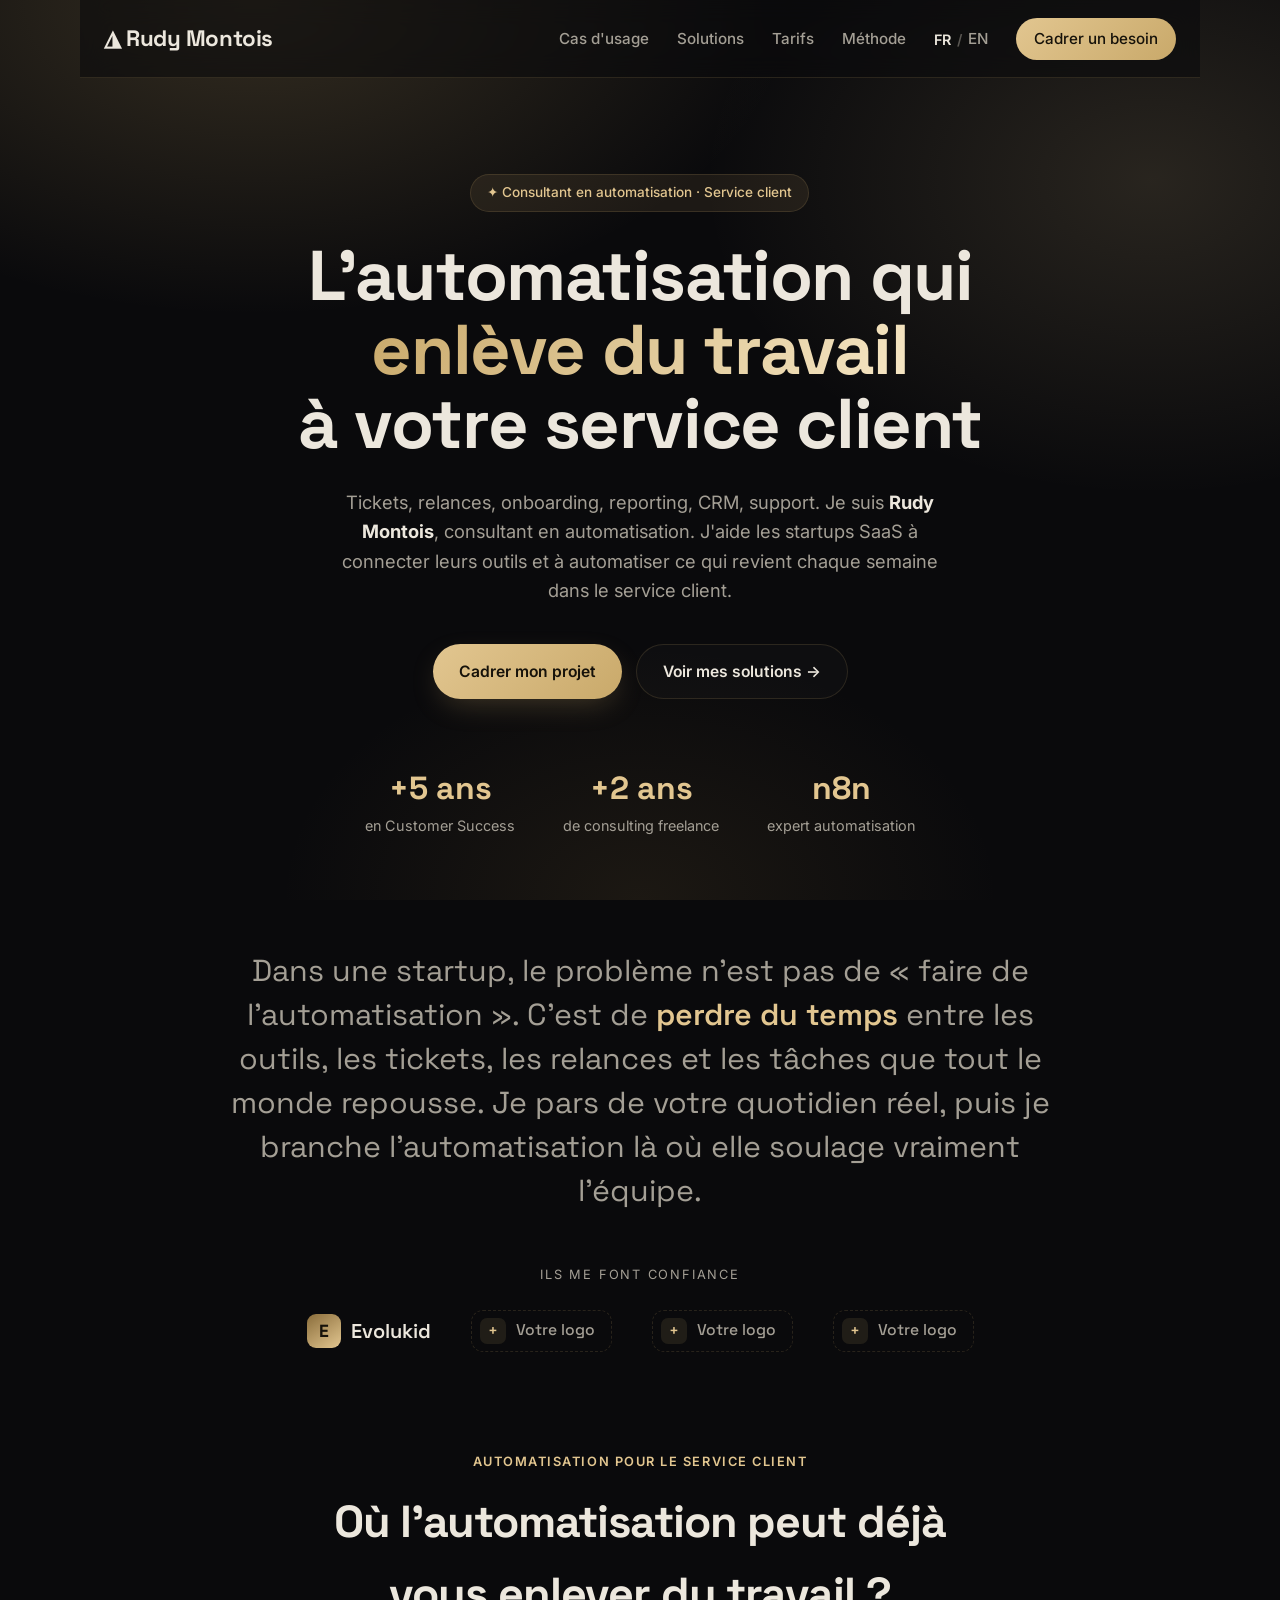
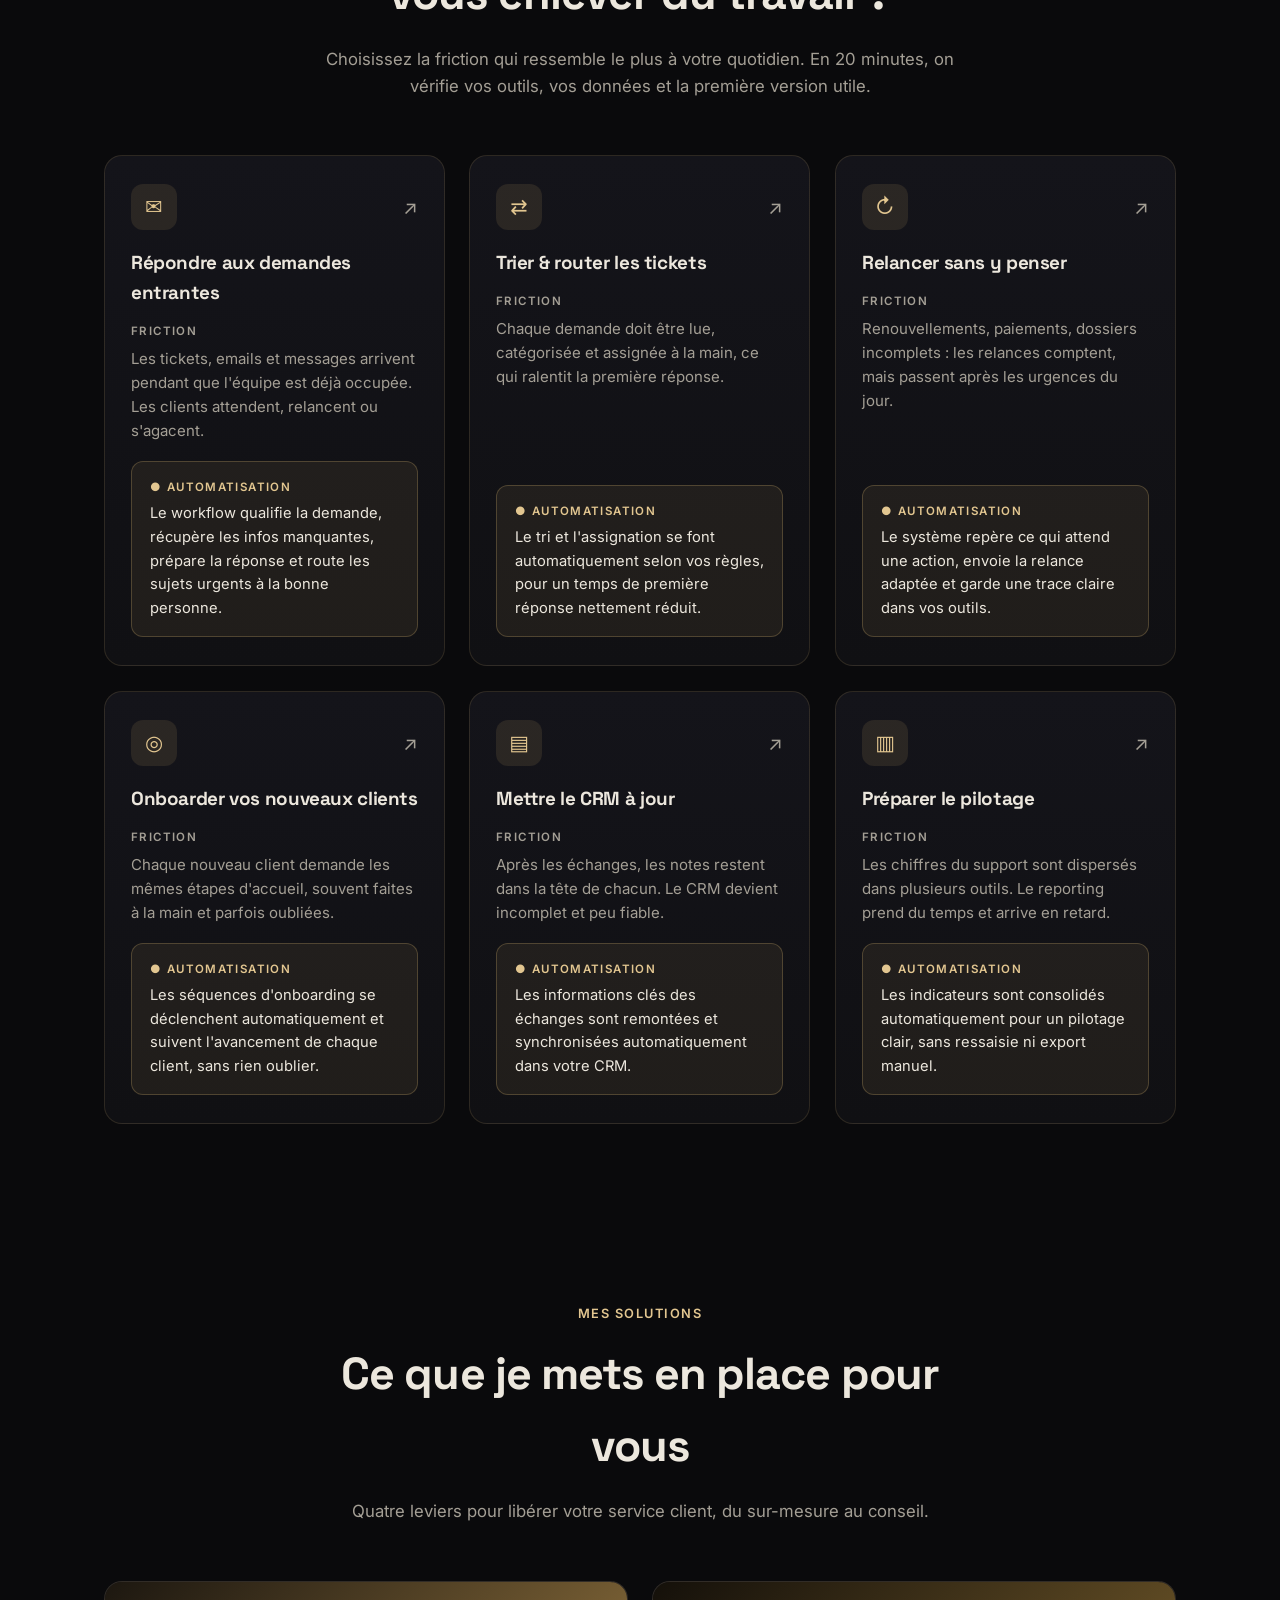
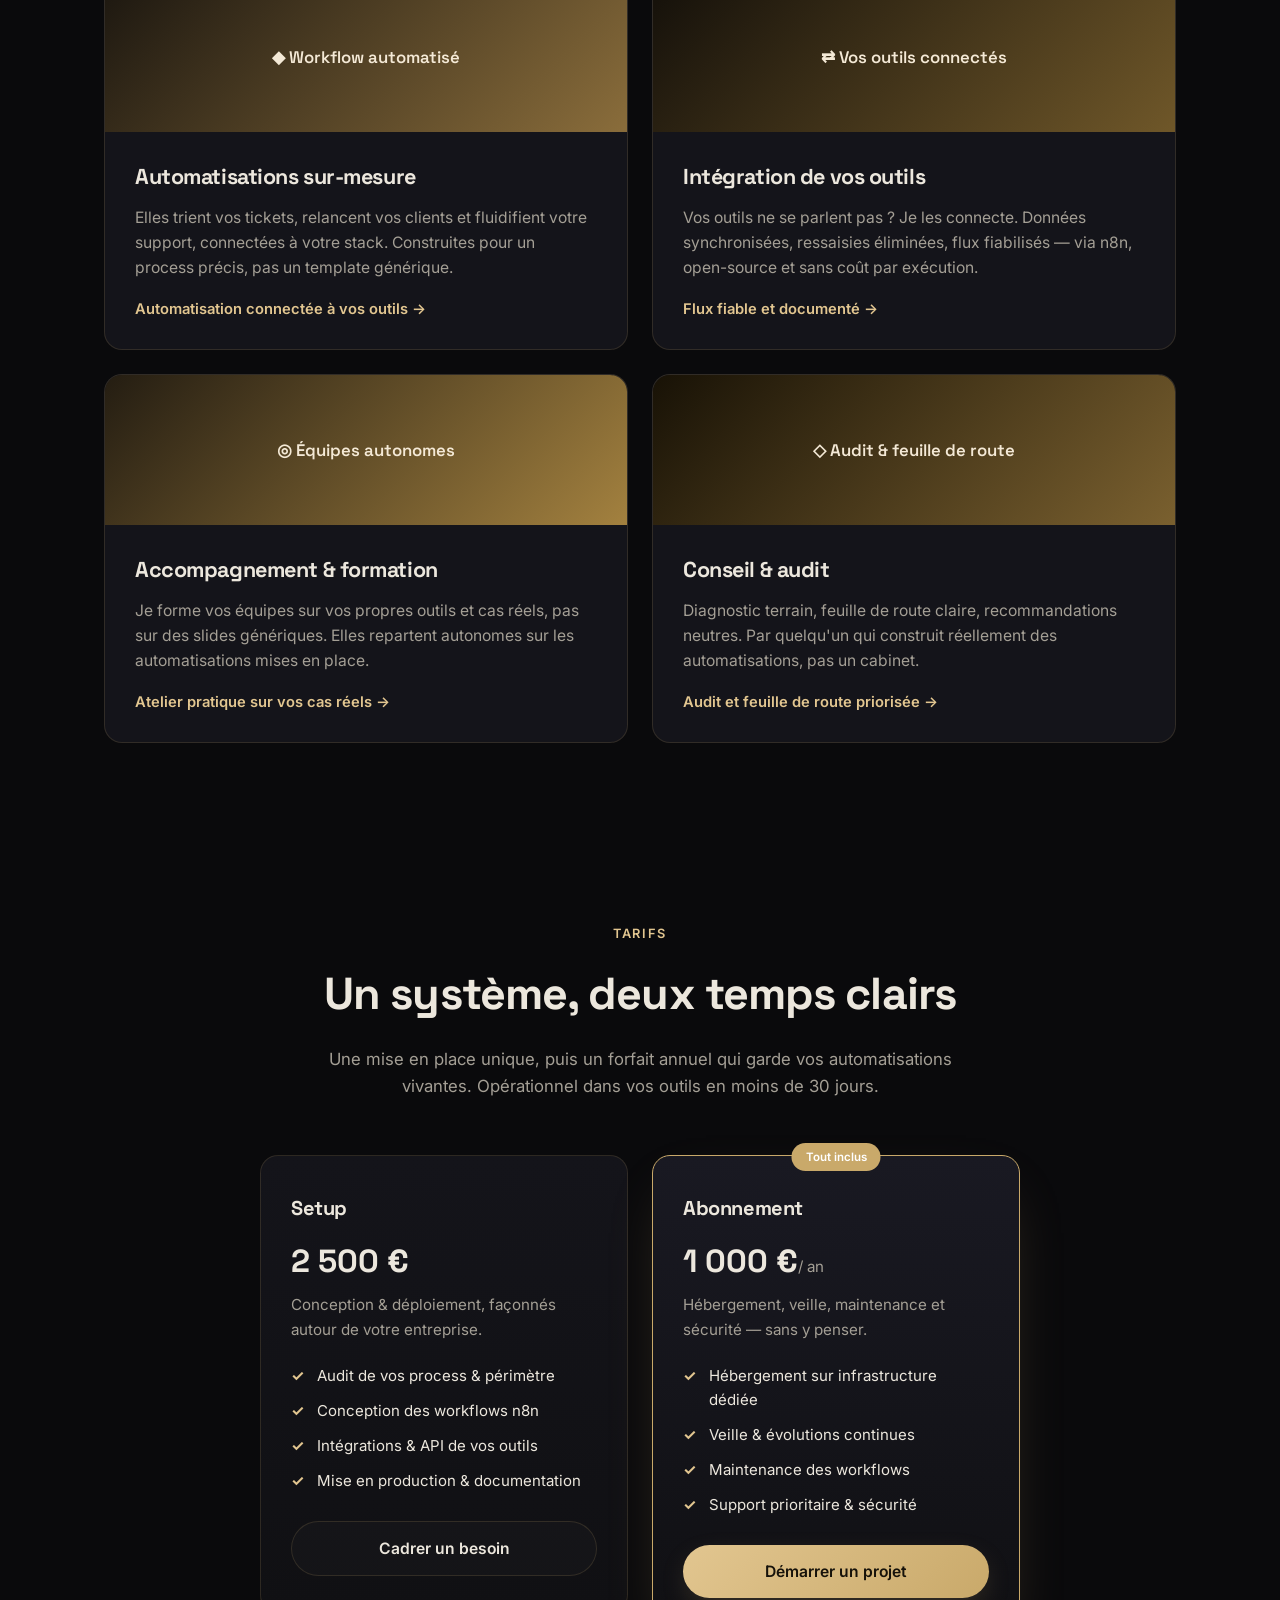
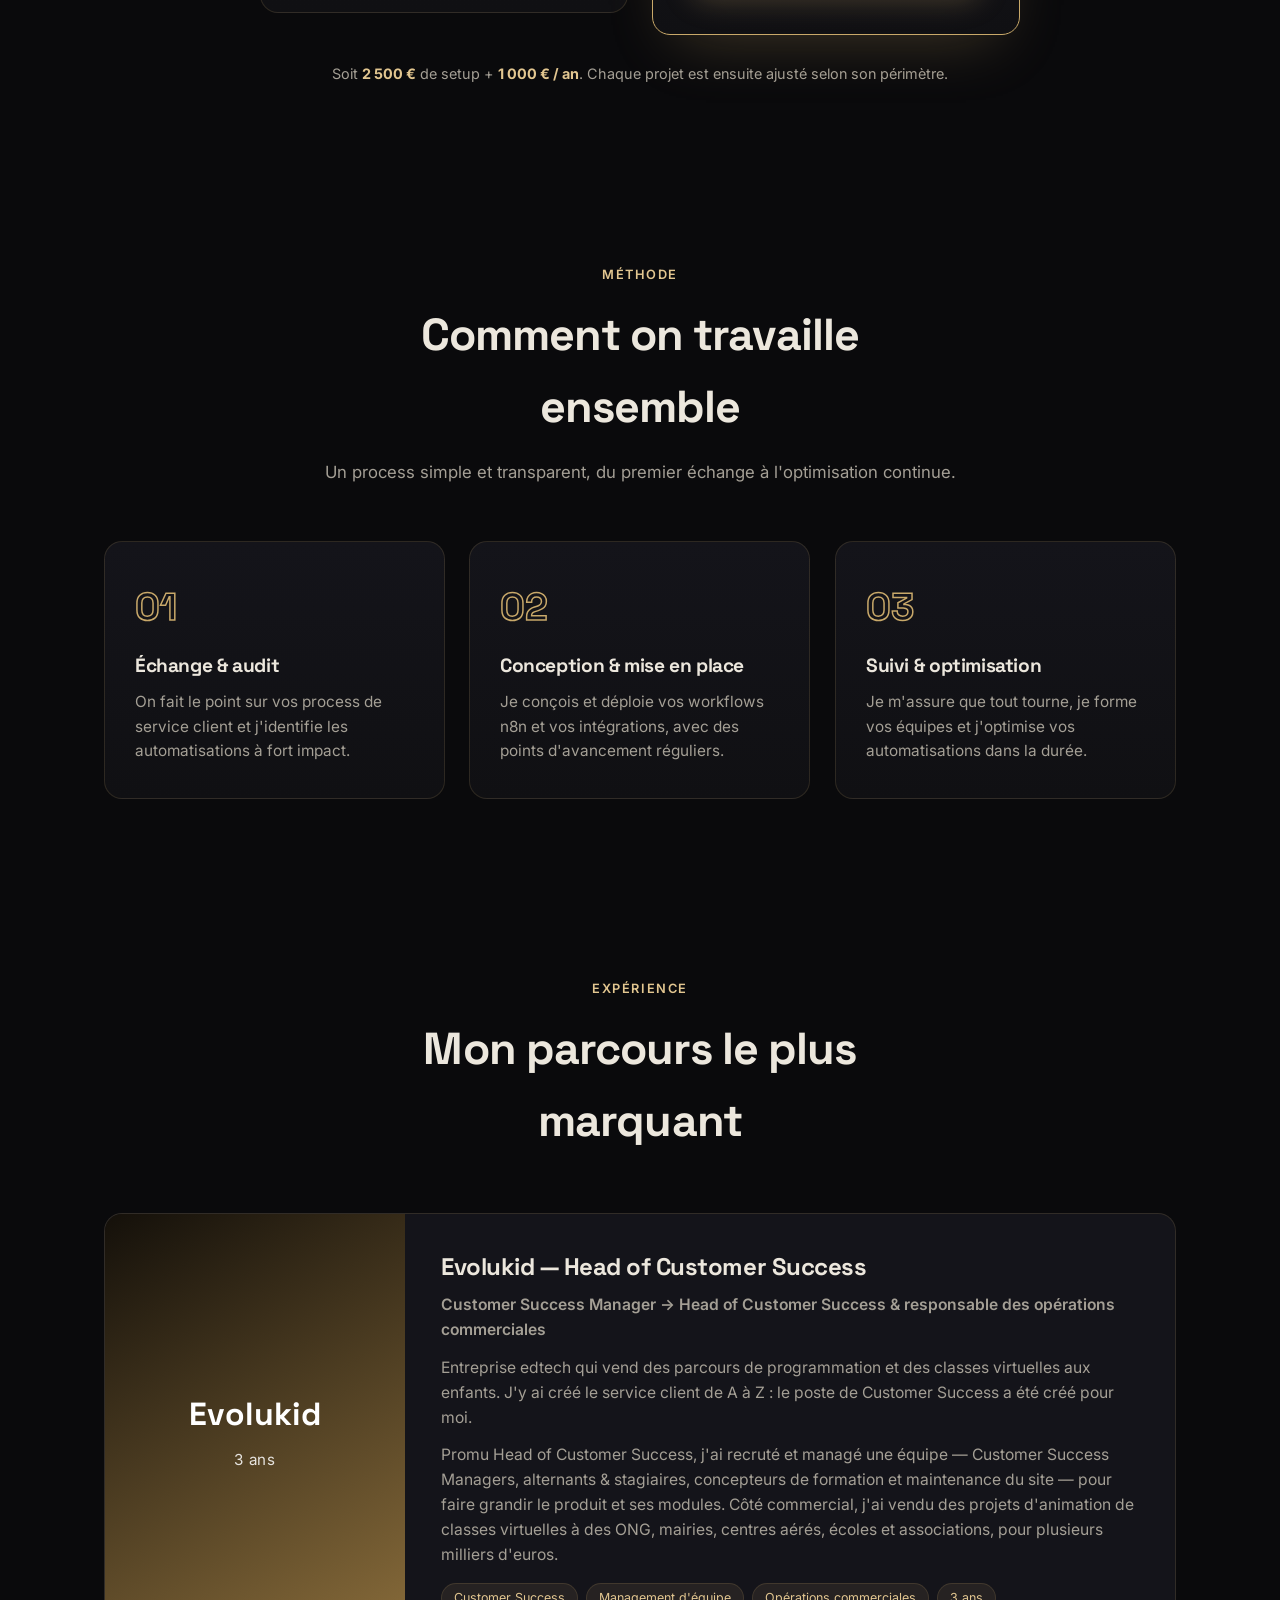
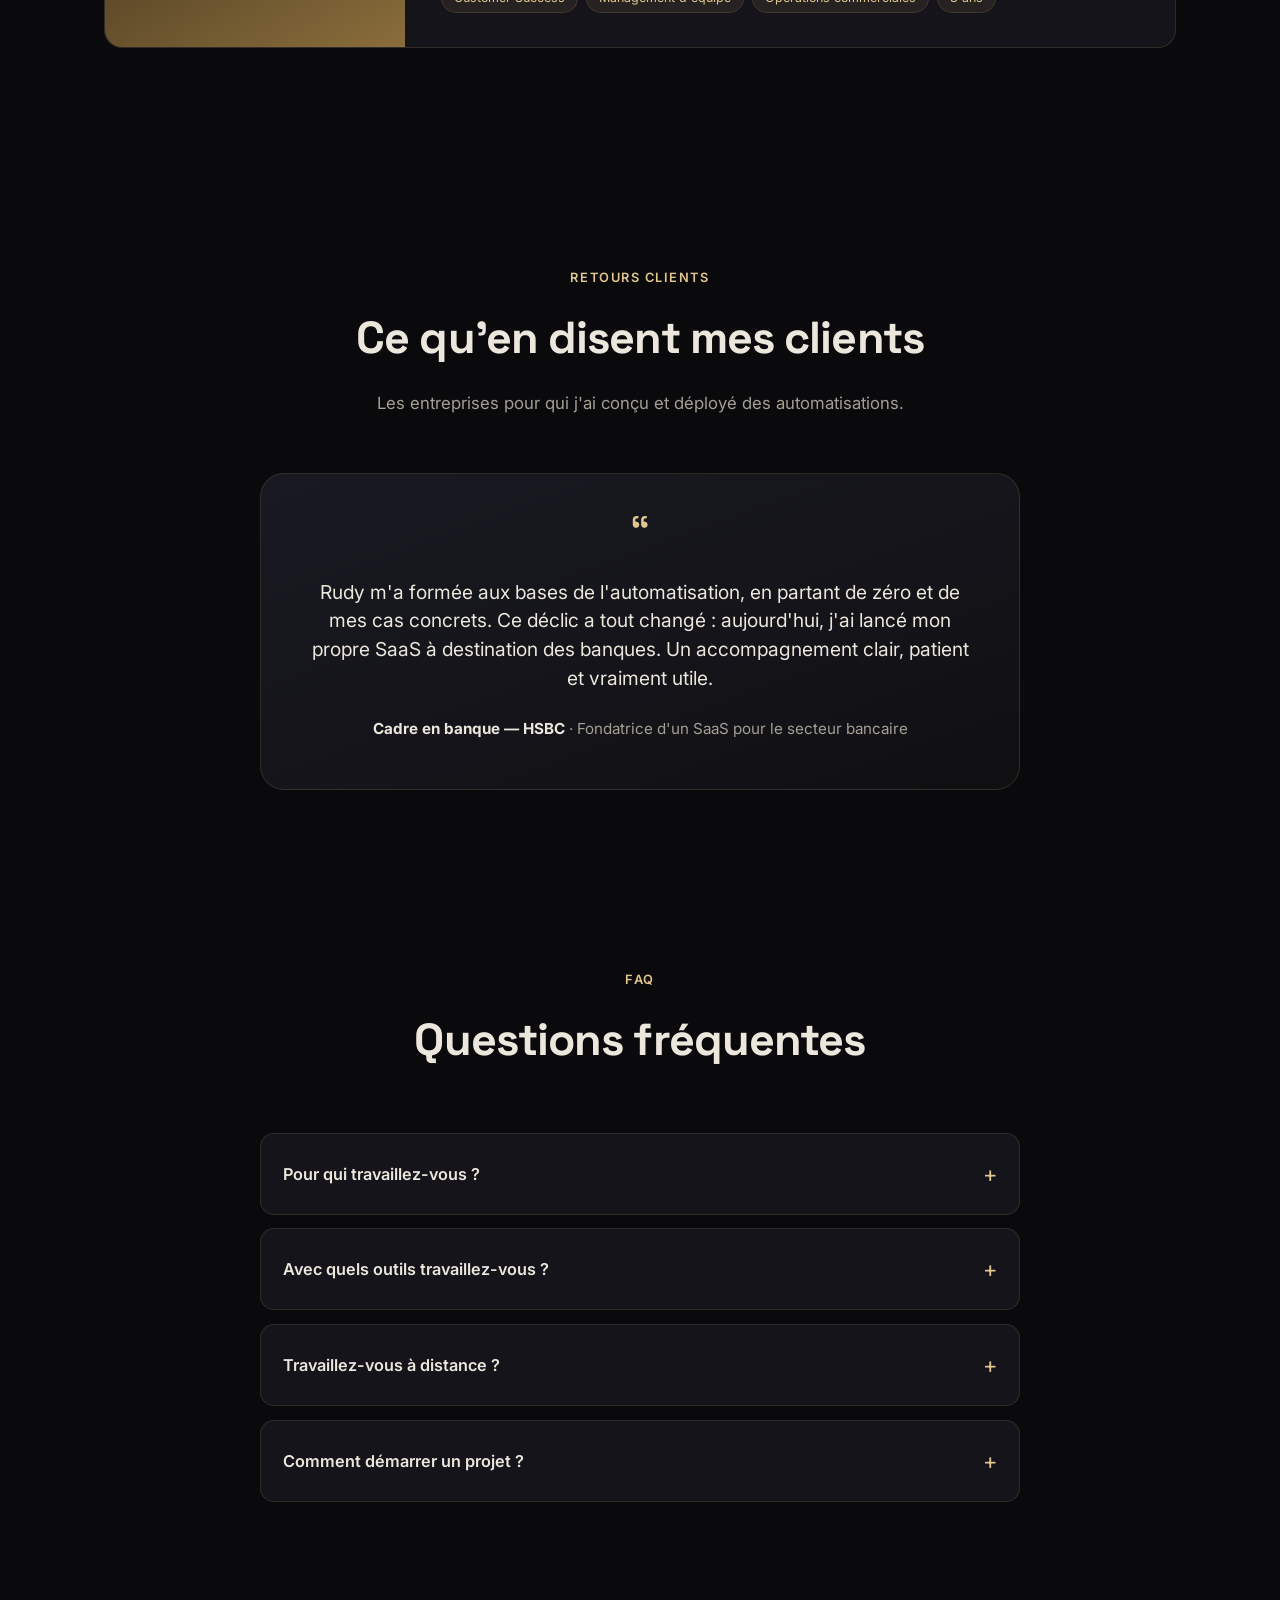
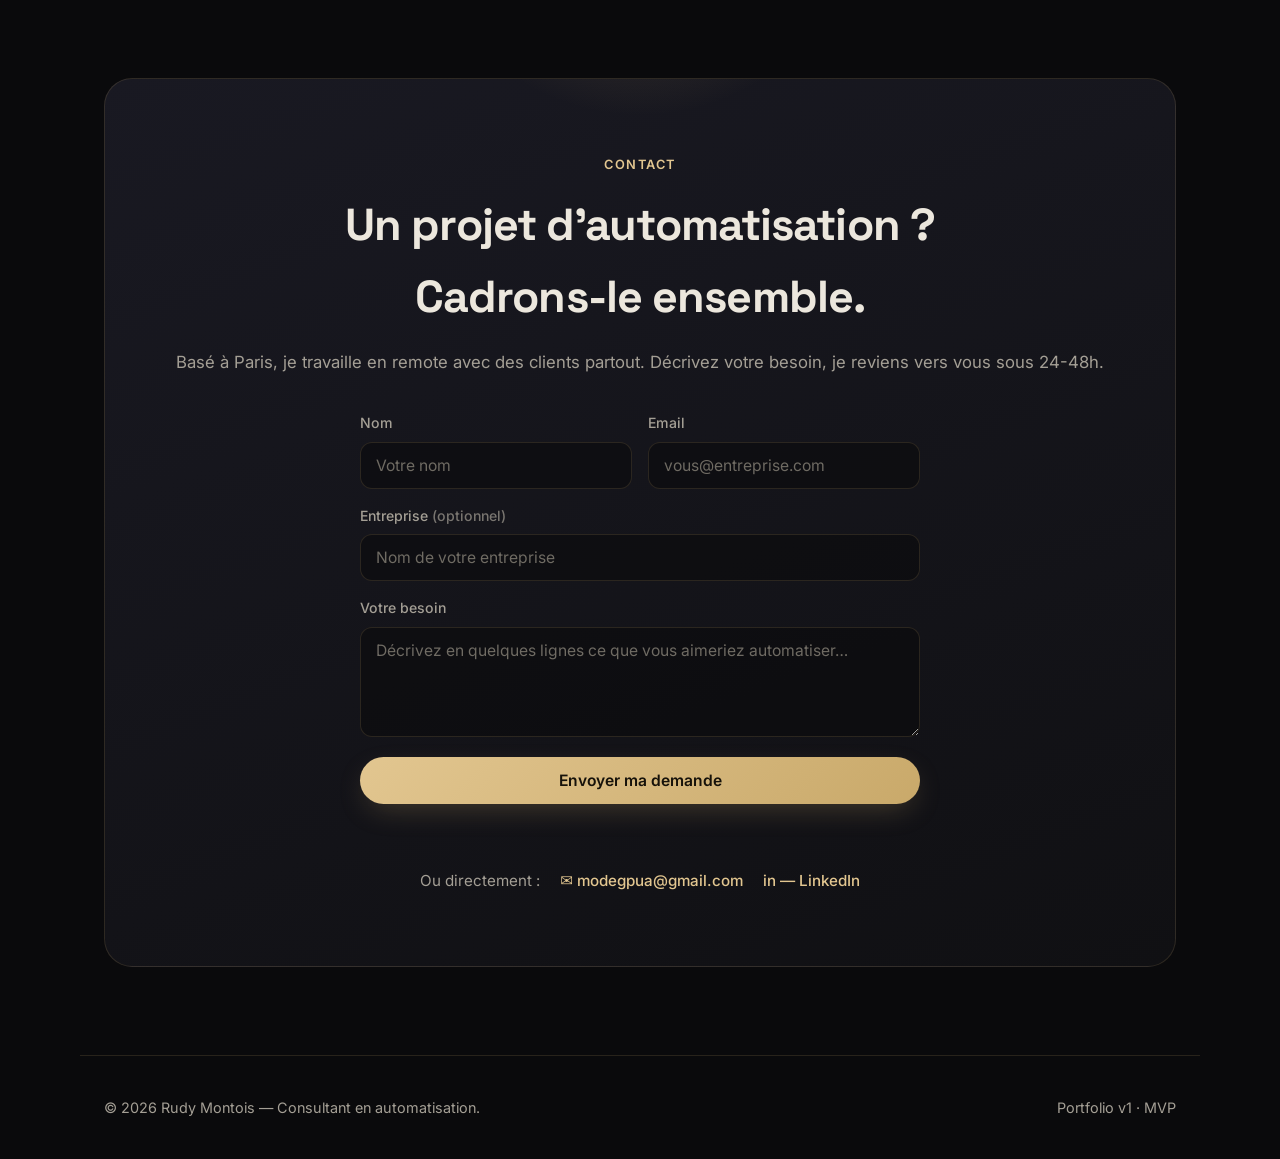
<file: index.html>
<!DOCTYPE html>
<html lang="fr">
<head>
  <meta charset="UTF-8" />
  <meta name="viewport" content="width=device-width, initial-scale=1.0" />
  <meta name="theme-color" content="#0a0a0c" />
  <title>Rudy Montois — Consultant en automatisation | Service client</title>
  <meta name="description" content="Consultant en automatisation spécialisé service client. J'aide les startups SaaS à connecter leurs outils et automatiser ce qui revient chaque semaine." />
  <meta name="author" content="Rudy Montois" />
  <meta name="keywords" content="automatisation, n8n, service client, customer success, SaaS, freelance, consultant, Paris" />
  <link rel="canonical" href="https://rudymontois.fr/" />
  <link rel="alternate" hreflang="fr" href="https://rudymontois.fr/" />
  <link rel="alternate" hreflang="en" href="https://rudymontois.fr/en/" />
  <link rel="alternate" hreflang="x-default" href="https://rudymontois.fr/" />

  <!-- Open Graph (LinkedIn, Facebook, WhatsApp…) -->
  <meta property="og:type" content="website" />
  <meta property="og:site_name" content="Rudy Montois" />
  <meta property="og:title" content="Rudy Montois — Consultant en automatisation | Service client" />
  <meta property="og:description" content="J'aide les startups SaaS à connecter leurs outils et automatiser leur service client. Basé à Paris, en remote." />
  <meta property="og:url" content="https://rudymontois.fr/" />
  <meta property="og:image" content="https://rudymontois.fr/og-image.png" />
  <meta property="og:image:width" content="1200" />
  <meta property="og:image:height" content="630" />
  <meta property="og:locale" content="fr_FR" />

  <!-- Twitter Card -->
  <meta name="twitter:card" content="summary_large_image" />
  <meta name="twitter:title" content="Rudy Montois — Consultant en automatisation | Service client" />
  <meta name="twitter:description" content="J'aide les startups SaaS à connecter leurs outils et automatiser leur service client. Basé à Paris, en remote." />
  <meta name="twitter:image" content="https://rudymontois.fr/og-image.png" />

  <link rel="icon" type="image/svg+xml" href="favicon.svg" />
  <link rel="icon" type="image/png" sizes="32x32" href="favicon-32.png" />
  <link rel="apple-touch-icon" sizes="180x180" href="apple-touch-icon.png" />
  <link rel="preconnect" href="https://fonts.googleapis.com" />
  <link rel="preconnect" href="https://fonts.gstatic.com" crossorigin />
  <link href="https://fonts.googleapis.com/css2?family=Space+Grotesk:wght@400;500;600;700&family=Inter:wght@400;500;600&display=swap" rel="stylesheet" />
  <link rel="stylesheet" href="style.css" />
</head>
<body>
  <div class="bg-glow" aria-hidden="true"></div>

  <!-- Header / Nav -->
  <header class="site-header">
    <a href="#top" class="logo">◮ Rudy Montois</a>
    <nav class="nav" id="main-nav">
      <a href="#friction">Cas d'usage</a>
      <a href="#solutions">Solutions</a>
      <a href="#tarifs">Tarifs</a>
      <a href="#methode">Méthode</a>
      <span class="lang"><span class="lang-on">FR</span><span class="lang-sep">/</span><a href="en/">EN</a></span>
      <a href="#contact" class="nav-cta">Cadrer un besoin</a>
    </nav>
    <button class="nav-toggle" aria-label="Ouvrir le menu" aria-expanded="false" aria-controls="main-nav">☰</button>
  </header>

  <main id="top">
    <!-- Hero -->
    <section class="hero">
      <p class="eyebrow">✦ Consultant en automatisation · Service client</p>
      <h1>
        L'automatisation qui<br />
        <span class="grad">enlève du travail</span><br />
        à votre service client
      </h1>
      <p class="hero-sub">
        Tickets, relances, onboarding, reporting, CRM, support. Je suis
        <strong>Rudy Montois</strong>, consultant en automatisation. J'aide les
        startups SaaS à connecter leurs outils et à automatiser ce qui revient
        chaque semaine dans le service client.
      </p>
      <div class="hero-actions">
        <a href="#contact" class="btn btn-primary">Cadrer mon projet</a>
        <a href="#solutions" class="btn btn-ghost">Voir mes solutions →</a>
      </div>
      <div class="hero-stats">
        <div><strong>+5 ans</strong><span>en Customer Success</span></div>
        <div><strong>+2 ans</strong><span>de consulting freelance</span></div>
        <div><strong>n8n</strong><span>expert automatisation</span></div>
      </div>
    </section>

    <!-- Bloc problème -->
    <section class="intro-block">
      <p>
        Dans une startup, le problème n'est pas de « faire de l'automatisation ».
        C'est de <strong>perdre du temps</strong> entre les outils, les tickets, les
        relances et les tâches que tout le monde repousse. Je pars de votre quotidien
        réel, puis je branche l'automatisation là où elle soulage vraiment l'équipe.
      </p>
    </section>

    <!-- Logos clients -->
    <section class="logos">
      <p class="logos-title">Ils me font confiance</p>
      <div class="logos-row">
        <span class="logo-item"><span class="logo-mark">E</span>Evolukid</span>
        <span class="logo-item ph"><span class="slot-mark">+</span>Votre logo</span>
        <span class="logo-item ph"><span class="slot-mark">+</span>Votre logo</span>
        <span class="logo-item ph"><span class="slot-mark">+</span>Votre logo</span>
      </div>
    </section>

    <!-- Friction / Cas d'usage -->
    <section id="friction" class="section">
      <div class="section-head">
        <span class="tag">Automatisation pour le service client</span>
        <h2>Où l'automatisation peut déjà vous enlever du travail&nbsp;?</h2>
        <p class="section-lead">
          Choisissez la friction qui ressemble le plus à votre quotidien. En 20 minutes,
          on vérifie vos outils, vos données et la première version utile.
        </p>
      </div>

      <div class="friction">
        <article class="friction-card">
          <div class="friction-top"><span class="fic">✉</span><span class="arrow">↗</span></div>
          <h3>Répondre aux demandes entrantes</h3>
          <p class="label">Friction</p>
          <p>Les tickets, emails et messages arrivent pendant que l'équipe est déjà occupée. Les clients attendent, relancent ou s'agacent.</p>
          <div class="auto-box">
            <p class="label auto">● Automatisation</p>
            <p>Le workflow qualifie la demande, récupère les infos manquantes, prépare la réponse et route les sujets urgents à la bonne personne.</p>
          </div>
        </article>

        <article class="friction-card">
          <div class="friction-top"><span class="fic">⇄</span><span class="arrow">↗</span></div>
          <h3>Trier &amp; router les tickets</h3>
          <p class="label">Friction</p>
          <p>Chaque demande doit être lue, catégorisée et assignée à la main, ce qui ralentit la première réponse.</p>
          <div class="auto-box">
            <p class="label auto">● Automatisation</p>
            <p>Le tri et l'assignation se font automatiquement selon vos règles, pour un temps de première réponse nettement réduit.</p>
          </div>
        </article>

        <article class="friction-card">
          <div class="friction-top"><span class="fic">↻</span><span class="arrow">↗</span></div>
          <h3>Relancer sans y penser</h3>
          <p class="label">Friction</p>
          <p>Renouvellements, paiements, dossiers incomplets : les relances comptent, mais passent après les urgences du jour.</p>
          <div class="auto-box">
            <p class="label auto">● Automatisation</p>
            <p>Le système repère ce qui attend une action, envoie la relance adaptée et garde une trace claire dans vos outils.</p>
          </div>
        </article>

        <article class="friction-card">
          <div class="friction-top"><span class="fic">◎</span><span class="arrow">↗</span></div>
          <h3>Onboarder vos nouveaux clients</h3>
          <p class="label">Friction</p>
          <p>Chaque nouveau client demande les mêmes étapes d'accueil, souvent faites à la main et parfois oubliées.</p>
          <div class="auto-box">
            <p class="label auto">● Automatisation</p>
            <p>Les séquences d'onboarding se déclenchent automatiquement et suivent l'avancement de chaque client, sans rien oublier.</p>
          </div>
        </article>

        <article class="friction-card">
          <div class="friction-top"><span class="fic">▤</span><span class="arrow">↗</span></div>
          <h3>Mettre le CRM à jour</h3>
          <p class="label">Friction</p>
          <p>Après les échanges, les notes restent dans la tête de chacun. Le CRM devient incomplet et peu fiable.</p>
          <div class="auto-box">
            <p class="label auto">● Automatisation</p>
            <p>Les informations clés des échanges sont remontées et synchronisées automatiquement dans votre CRM.</p>
          </div>
        </article>

        <article class="friction-card">
          <div class="friction-top"><span class="fic">▥</span><span class="arrow">↗</span></div>
          <h3>Préparer le pilotage</h3>
          <p class="label">Friction</p>
          <p>Les chiffres du support sont dispersés dans plusieurs outils. Le reporting prend du temps et arrive en retard.</p>
          <div class="auto-box">
            <p class="label auto">● Automatisation</p>
            <p>Les indicateurs sont consolidés automatiquement pour un pilotage clair, sans ressaisie ni export manuel.</p>
          </div>
        </article>
      </div>
    </section>

    <!-- Solutions -->
    <section id="solutions" class="section">
      <div class="section-head">
        <span class="tag">Mes solutions</span>
        <h2>Ce que je mets en place pour vous</h2>
        <p class="section-lead">Quatre leviers pour libérer votre service client, du sur-mesure au conseil.</p>
      </div>

      <div class="solutions">
        <article class="solution-card">
          <div class="solution-visual v1"><span>◆ Workflow automatisé</span></div>
          <div class="solution-body">
            <h3>Automatisations sur-mesure</h3>
            <p>Elles trient vos tickets, relancent vos clients et fluidifient votre support, connectées à votre stack. Construites pour un process précis, pas un template générique.</p>
            <span class="more">Automatisation connectée à vos outils →</span>
          </div>
        </article>

        <article class="solution-card">
          <div class="solution-visual v2"><span>⇄ Vos outils connectés</span></div>
          <div class="solution-body">
            <h3>Intégration de vos outils</h3>
            <p>Vos outils ne se parlent pas ? Je les connecte. Données synchronisées, ressaisies éliminées, flux fiabilisés — via n8n, open-source et sans coût par exécution.</p>
            <span class="more">Flux fiable et documenté →</span>
          </div>
        </article>

        <article class="solution-card">
          <div class="solution-visual v3"><span>◎ Équipes autonomes</span></div>
          <div class="solution-body">
            <h3>Accompagnement &amp; formation</h3>
            <p>Je forme vos équipes sur vos propres outils et cas réels, pas sur des slides génériques. Elles repartent autonomes sur les automatisations mises en place.</p>
            <span class="more">Atelier pratique sur vos cas réels →</span>
          </div>
        </article>

        <article class="solution-card">
          <div class="solution-visual v4"><span>◇ Audit &amp; feuille de route</span></div>
          <div class="solution-body">
            <h3>Conseil &amp; audit</h3>
            <p>Diagnostic terrain, feuille de route claire, recommandations neutres. Par quelqu'un qui construit réellement des automatisations, pas un cabinet.</p>
            <span class="more">Audit et feuille de route priorisée →</span>
          </div>
        </article>
      </div>
    </section>

    <!-- Tarifs -->
    <section id="tarifs" class="section">
      <div class="section-head">
        <span class="tag">Tarifs</span>
        <h2>Un système, deux temps clairs</h2>
        <p class="section-lead">Une mise en place unique, puis un forfait annuel qui garde vos automatisations vivantes. Opérationnel dans vos outils en moins de 30 jours.</p>
      </div>

      <div class="pricing">
        <article class="price-card">
          <h3>Setup</h3>
          <div class="price"><strong>2 500&nbsp;€</strong></div>
          <p class="price-desc">Conception &amp; déploiement, façonnés autour de votre entreprise.</p>
          <ul>
            <li>Audit de vos process &amp; périmètre</li>
            <li>Conception des workflows n8n</li>
            <li>Intégrations &amp; API de vos outils</li>
            <li>Mise en production &amp; documentation</li>
          </ul>
          <a href="#contact" class="btn btn-ghost">Cadrer un besoin</a>
        </article>

        <article class="price-card featured">
          <div class="price-badge">Tout inclus</div>
          <h3>Abonnement</h3>
          <div class="price"><strong>1 000&nbsp;€</strong><span>/&nbsp;an</span></div>
          <p class="price-desc">Hébergement, veille, maintenance et sécurité — sans y penser.</p>
          <ul>
            <li>Hébergement sur infrastructure dédiée</li>
            <li>Veille &amp; évolutions continues</li>
            <li>Maintenance des workflows</li>
            <li>Support prioritaire &amp; sécurité</li>
          </ul>
          <a href="#contact" class="btn btn-primary">Démarrer un projet</a>
        </article>
      </div>
      <p class="price-note">Soit <strong>2 500&nbsp;€</strong> de setup + <strong>1 000&nbsp;€&nbsp;/&nbsp;an</strong>. Chaque projet est ensuite ajusté selon son périmètre.</p>
    </section>

    <!-- Méthode -->
    <section id="methode" class="section">
      <div class="section-head">
        <span class="tag">Méthode</span>
        <h2>Comment on travaille ensemble</h2>
        <p class="section-lead">Un process simple et transparent, du premier échange à l'optimisation continue.</p>
      </div>
      <div class="steps">
        <article class="step">
          <div class="step-num">01</div>
          <h3>Échange &amp; audit</h3>
          <p>On fait le point sur vos process de service client et j'identifie les automatisations à fort impact.</p>
        </article>
        <article class="step">
          <div class="step-num">02</div>
          <h3>Conception &amp; mise en place</h3>
          <p>Je conçois et déploie vos workflows n8n et vos intégrations, avec des points d'avancement réguliers.</p>
        </article>
        <article class="step">
          <div class="step-num">03</div>
          <h3>Suivi &amp; optimisation</h3>
          <p>Je m'assure que tout tourne, je forme vos équipes et j'optimise vos automatisations dans la durée.</p>
        </article>
      </div>
    </section>

    <!-- Expérience — Evolukid -->
    <section id="experience" class="section">
      <div class="section-head">
        <span class="tag">Expérience</span>
        <h2>Mon parcours le plus marquant</h2>
      </div>
      <article class="project-featured">
        <div class="featured-visual"><span>Evolukid</span><em>3 ans</em></div>
        <div class="featured-body">
          <h3>Evolukid — Head of Customer Success</h3>
          <p class="featured-role">Customer Success Manager → Head of Customer Success &amp; responsable des opérations commerciales</p>
          <p>Entreprise edtech qui vend des parcours de programmation et des classes virtuelles aux enfants. J'y ai créé le service client de A à Z : le poste de Customer Success a été créé pour moi.</p>
          <p>Promu Head of Customer Success, j'ai recruté et managé une équipe — Customer Success Managers, alternants &amp; stagiaires, concepteurs de formation et maintenance du site — pour faire grandir le produit et ses modules. Côté commercial, j'ai vendu des projets d'animation de classes virtuelles à des ONG, mairies, centres aérés, écoles et associations, pour plusieurs milliers d'euros.</p>
          <div class="chips"><span>Customer Success</span><span>Management d'équipe</span><span>Opérations commerciales</span><span>3 ans</span></div>
        </div>
      </article>
    </section>

    <!-- Témoignages -->
    <section class="section testimonials">
      <div class="section-head">
        <span class="tag">Retours clients</span>
        <h2>Ce qu'en disent mes clients</h2>
        <p class="section-lead">Les entreprises pour qui j'ai conçu et déployé des automatisations.</p>
      </div>
      <blockquote class="testimonial">
        <span class="quote-mark">“</span>
        <p>Rudy m'a formée aux bases de l'automatisation, en partant de zéro et de mes cas concrets. Ce déclic a tout changé : aujourd'hui, j'ai lancé mon propre SaaS à destination des banques. Un accompagnement clair, patient et vraiment utile.</p>
        <footer><strong>Cadre en banque — HSBC</strong> · Fondatrice d'un SaaS pour le secteur bancaire</footer>
      </blockquote>
    </section>

    <!-- FAQ -->
    <section id="faq" class="section">
      <div class="section-head">
        <span class="tag">FAQ</span>
        <h2>Questions fréquentes</h2>
      </div>
      <div class="faq">
        <details>
          <summary>Pour qui travaillez-vous ?</summary>
          <p>Principalement des startups et entreprises SaaS spécialisées dans le service client, qui veulent automatiser leur support et gagner en efficacité.</p>
        </details>
        <details>
          <summary>Avec quels outils travaillez-vous ?</summary>
          <p>n8n Cloud en priorité pour l'automatisation, connecté à vos outils existants : CRM, helpdesk, facturation et autres solutions SaaS via leurs API.</p>
        </details>
        <details>
          <summary>Travaillez-vous à distance ?</summary>
          <p>Oui, j'interviens en freelance et à distance, avec des points réguliers pour garder un suivi clair tout au long du projet.</p>
        </details>
        <details>
          <summary>Comment démarrer un projet ?</summary>
          <p>Un premier échange suffit pour cadrer votre besoin. Je reviens vers vous sous 24 à 48h avec une première approche.</p>
        </details>
      </div>
    </section>

    <!-- Contact -->
    <section id="contact" class="section contact">
      <div class="contact-inner">
        <span class="tag">Contact</span>
        <h2>Un projet d'automatisation&nbsp;?<br />Cadrons-le ensemble.</h2>
        <p class="section-lead">
          Basé à Paris, je travaille en remote avec des clients partout.
          Décrivez votre besoin, je reviens vers vous sous 24-48h.
        </p>

        <!-- Formulaire : remplacer VOTRE_ID par votre identifiant Formspree -->
        <form id="contact-form" class="contact-form" action="https://formspree.io/f/VOTRE_ID" method="POST">
          <div class="form-row">
            <label>
              <span>Nom</span>
              <input type="text" name="nom" placeholder="Votre nom" required />
            </label>
            <label>
              <span>Email</span>
              <input type="email" name="email" placeholder="vous@entreprise.com" required />
            </label>
          </div>
          <label>
            <span>Entreprise <em>(optionnel)</em></span>
            <input type="text" name="entreprise" placeholder="Nom de votre entreprise" />
          </label>
          <label>
            <span>Votre besoin</span>
            <textarea name="message" rows="4" placeholder="Décrivez en quelques lignes ce que vous aimeriez automatiser…" required></textarea>
          </label>
          <button type="submit" class="btn btn-primary form-submit">Envoyer ma demande</button>
          <p class="form-status" role="status" aria-live="polite"></p>
        </form>

        <div class="contact-alt">
          <span>Ou directement :</span>
          <a href="mailto:modegpua@gmail.com">✉ modegpua@gmail.com</a>
          <a href="https://www.linkedin.com/in/rudy-montois/" target="_blank" rel="noopener">in — LinkedIn</a>
        </div>
      </div>
    </section>
  </main>

  <footer class="site-footer">
    <p>© <span id="year"></span> Rudy Montois — Consultant en automatisation.</p>
    <p class="footer-made">Portfolio v1 · MVP</p>
  </footer>

  <script type="application/ld+json">
  {
    "@context": "https://schema.org",
    "@type": "ProfessionalService",
    "name": "Rudy Montois — Consultant en automatisation",
    "description": "Consultant en automatisation spécialisé service client. Aide les startups SaaS à connecter leurs outils et automatiser leur support.",
    "url": "https://rudymontois.fr/",
    "image": "https://rudymontois.fr/og-image.png",
    "areaServed": "FR",
    "knowsAbout": ["Automatisation", "n8n", "Customer Success", "SaaS", "Service client"],
    "founder": {
      "@type": "Person",
      "name": "Rudy Montois",
      "jobTitle": "Consultant en automatisation",
      "sameAs": "https://www.linkedin.com/in/rudy-montois/"
    },
    "address": {
      "@type": "PostalAddress",
      "addressLocality": "Paris",
      "addressCountry": "FR"
    }
  }
  </script>
  <script src="script.js"></script>
</body>
</html>
</file>
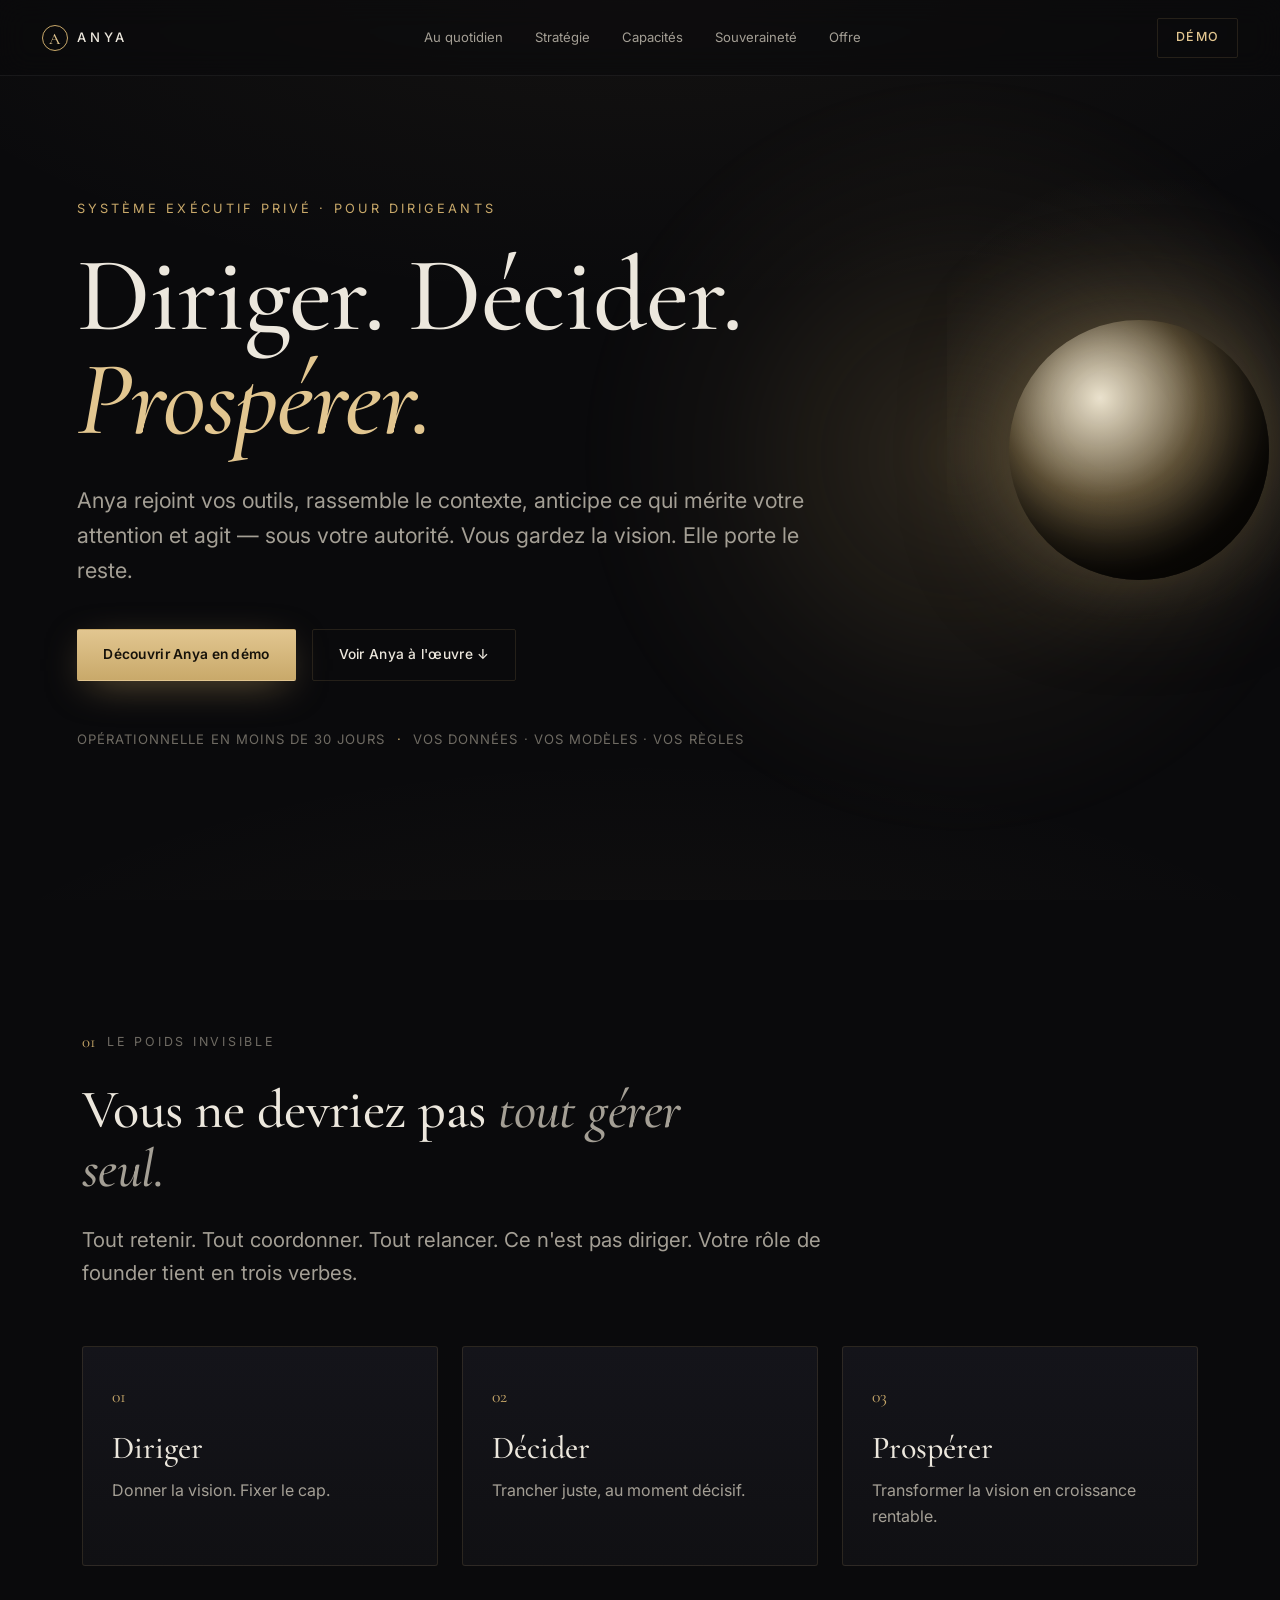
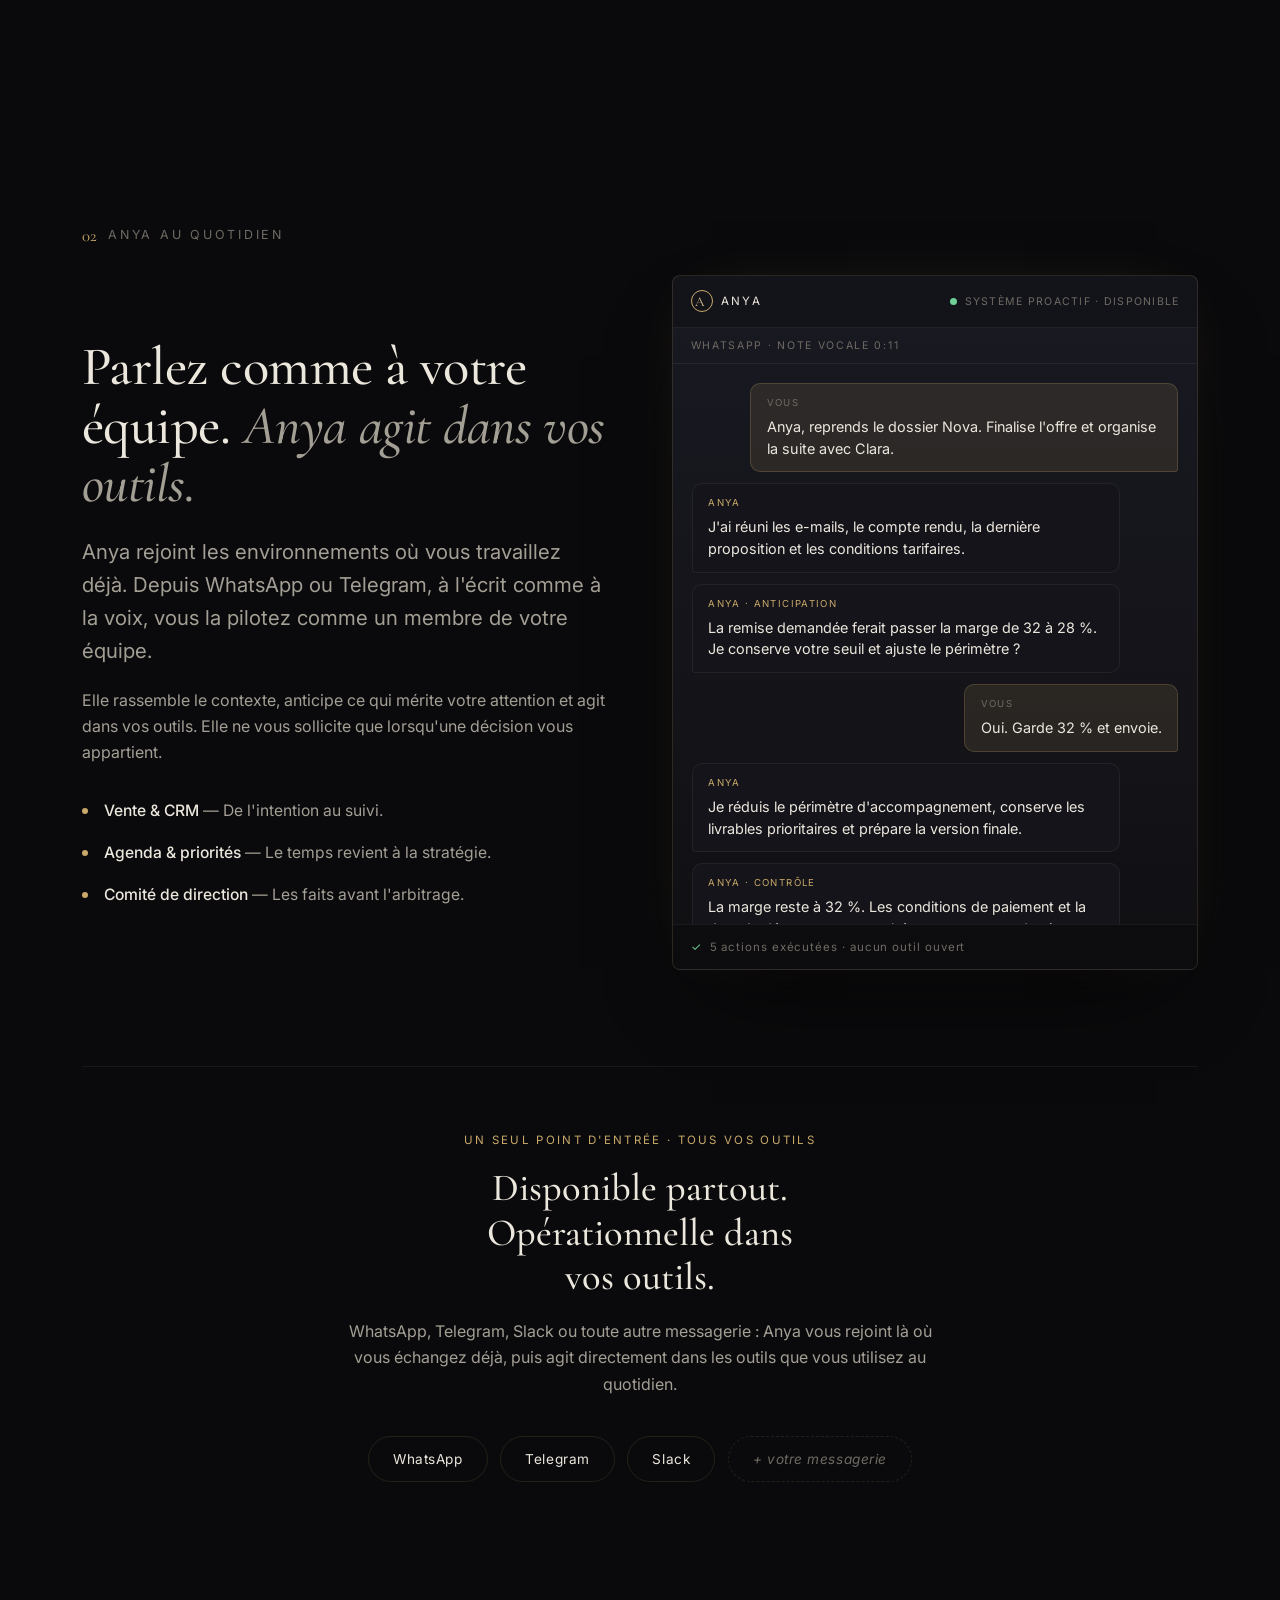
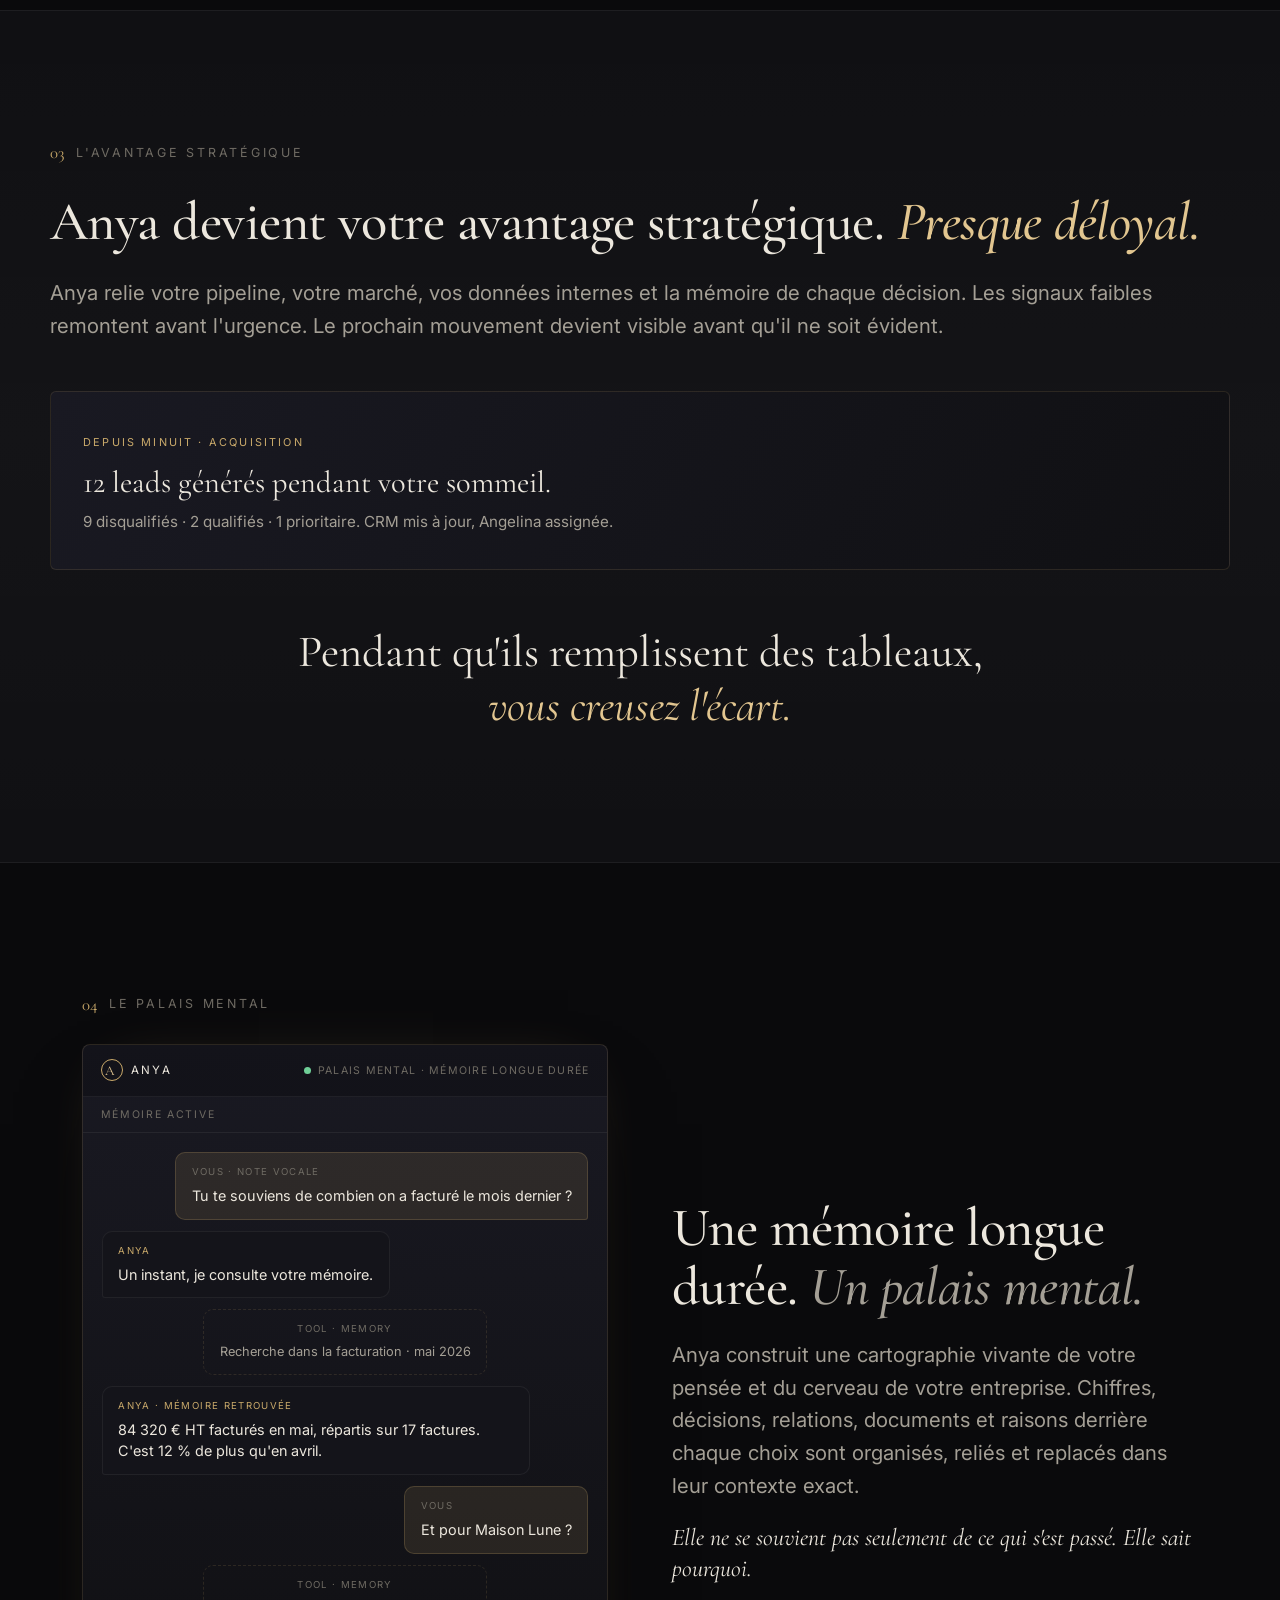
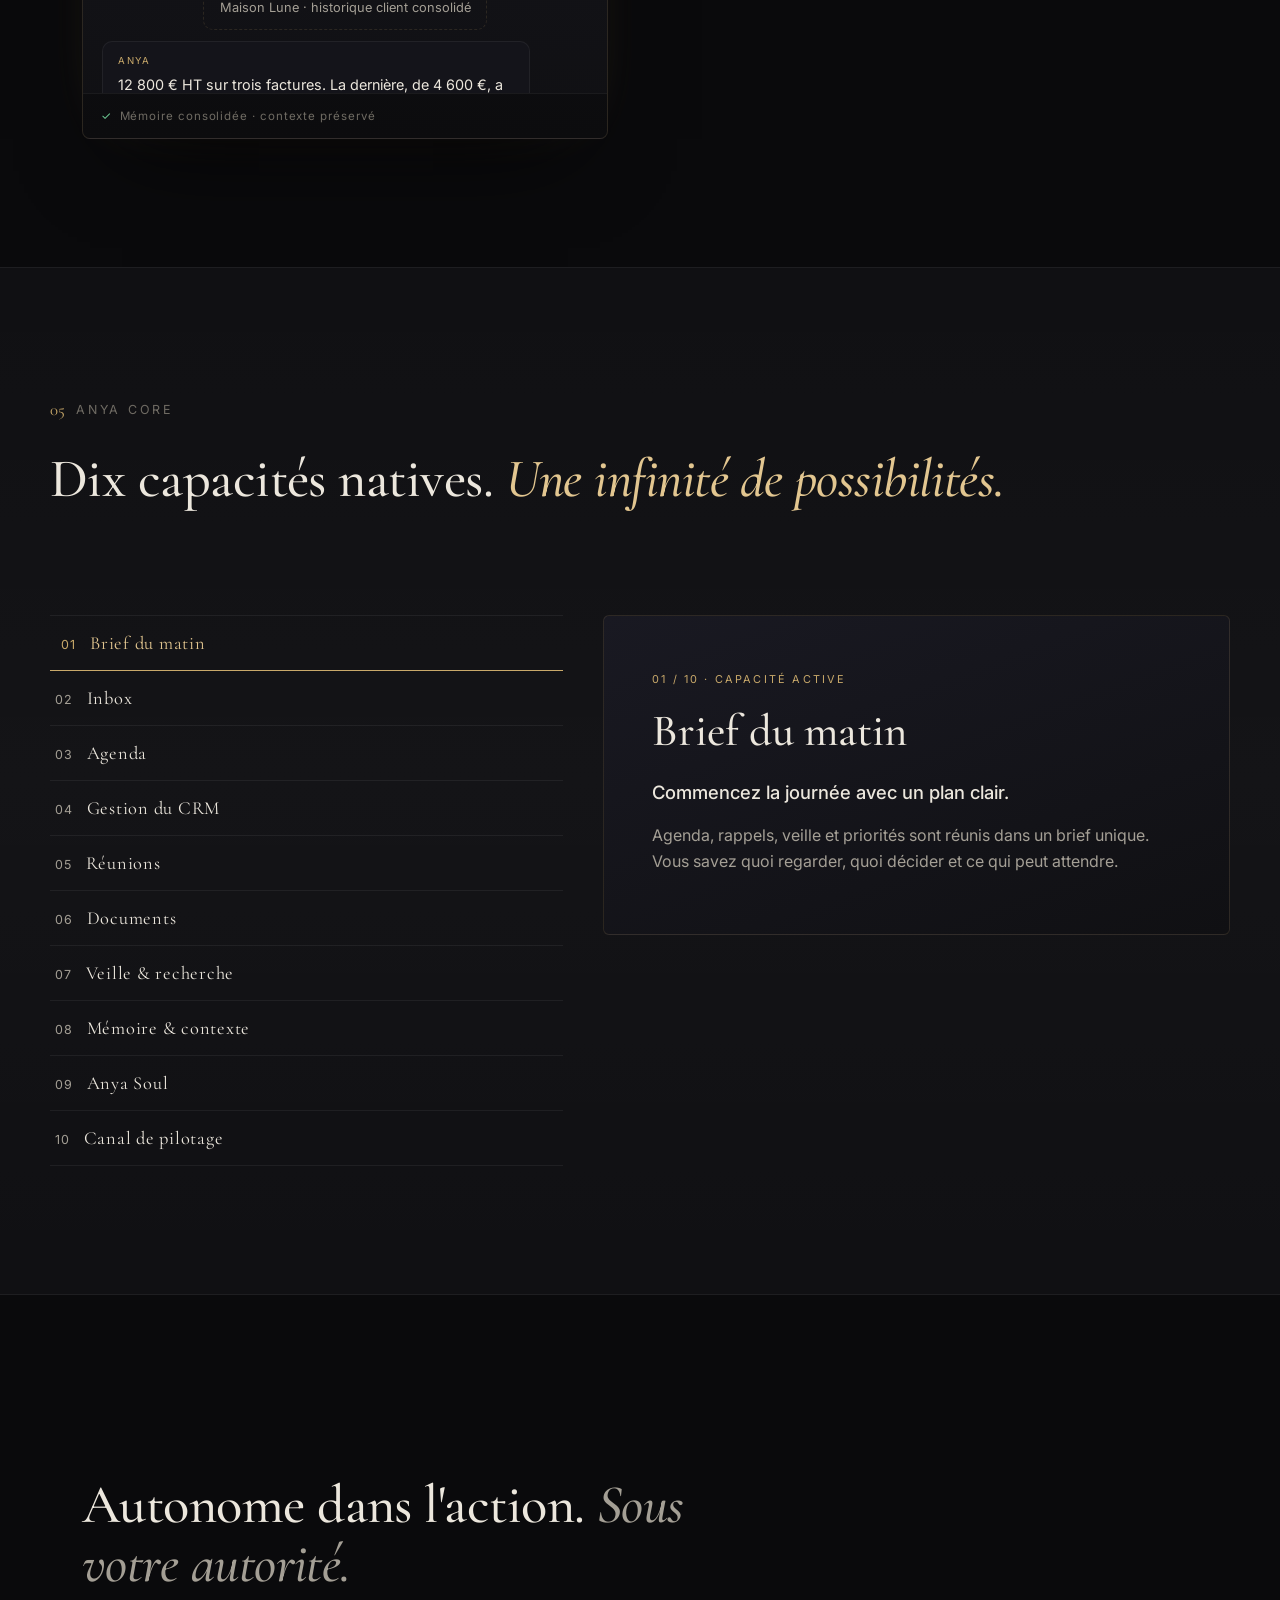
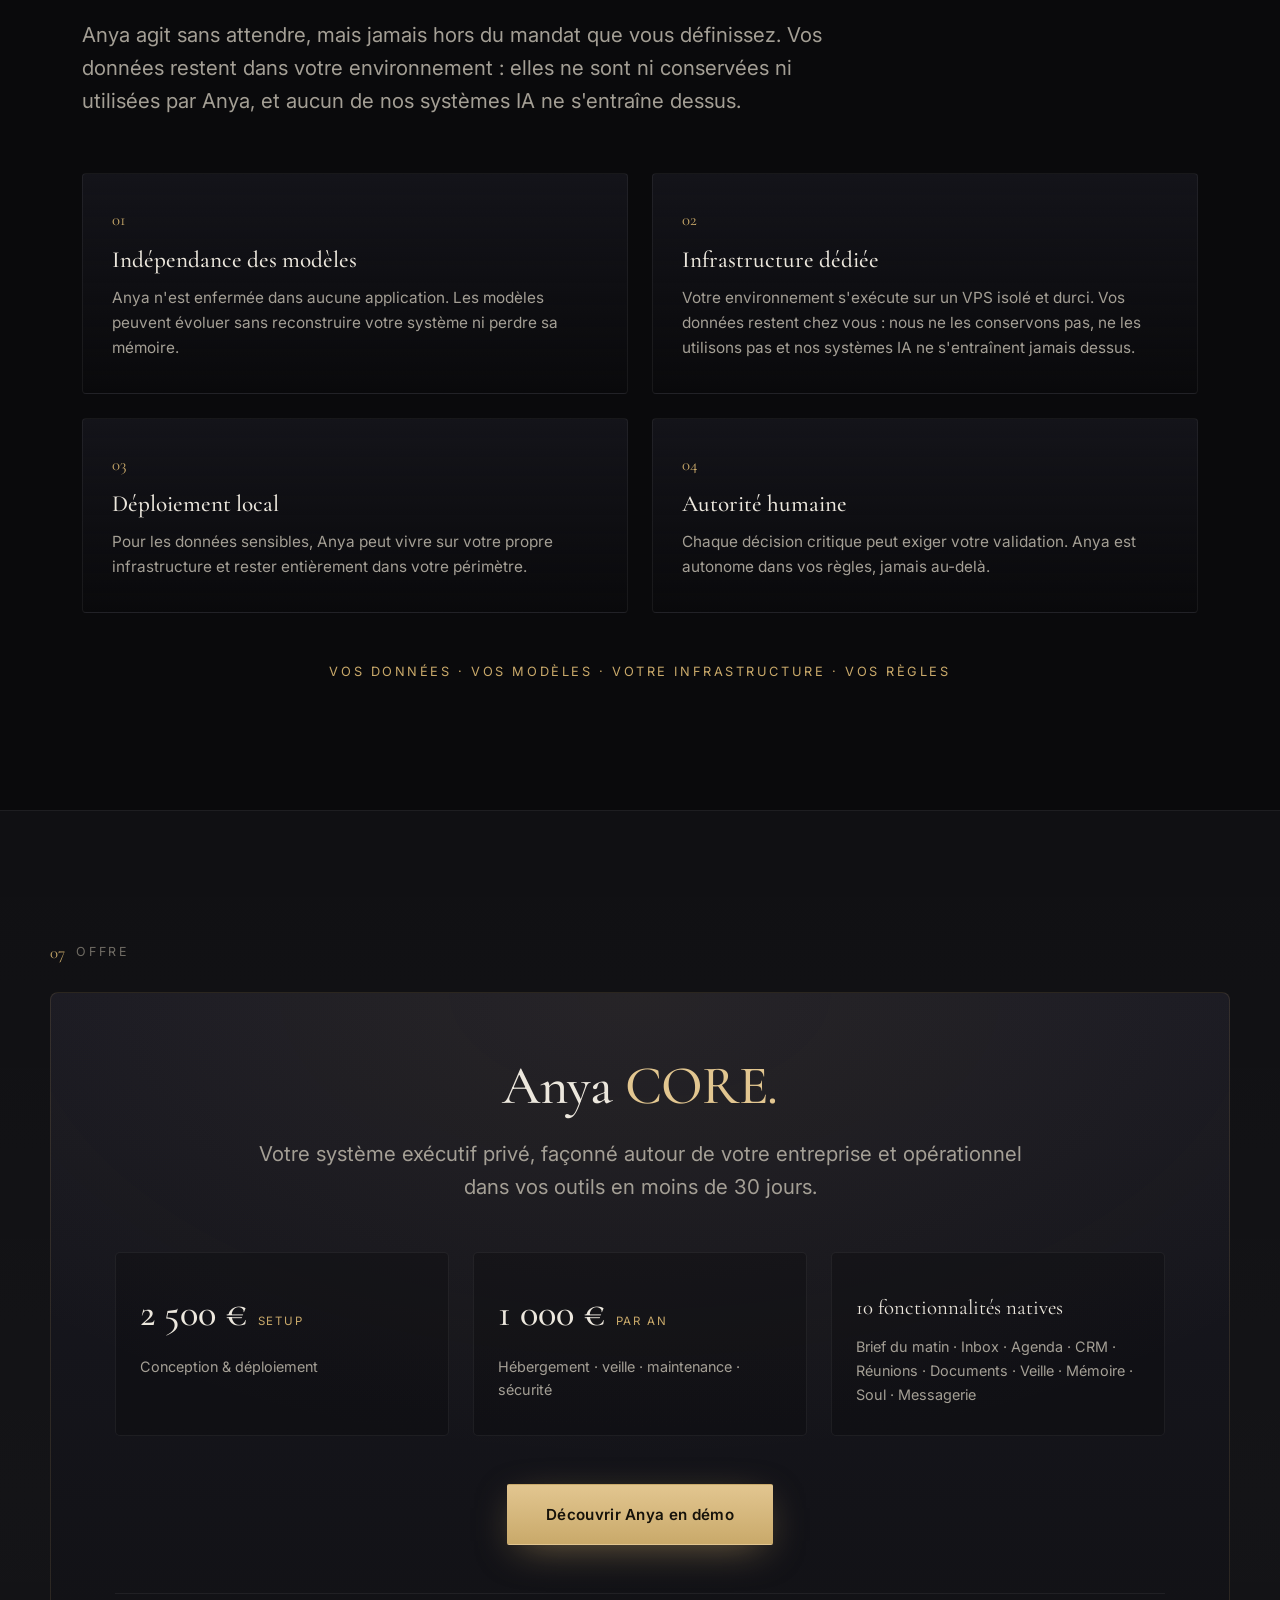
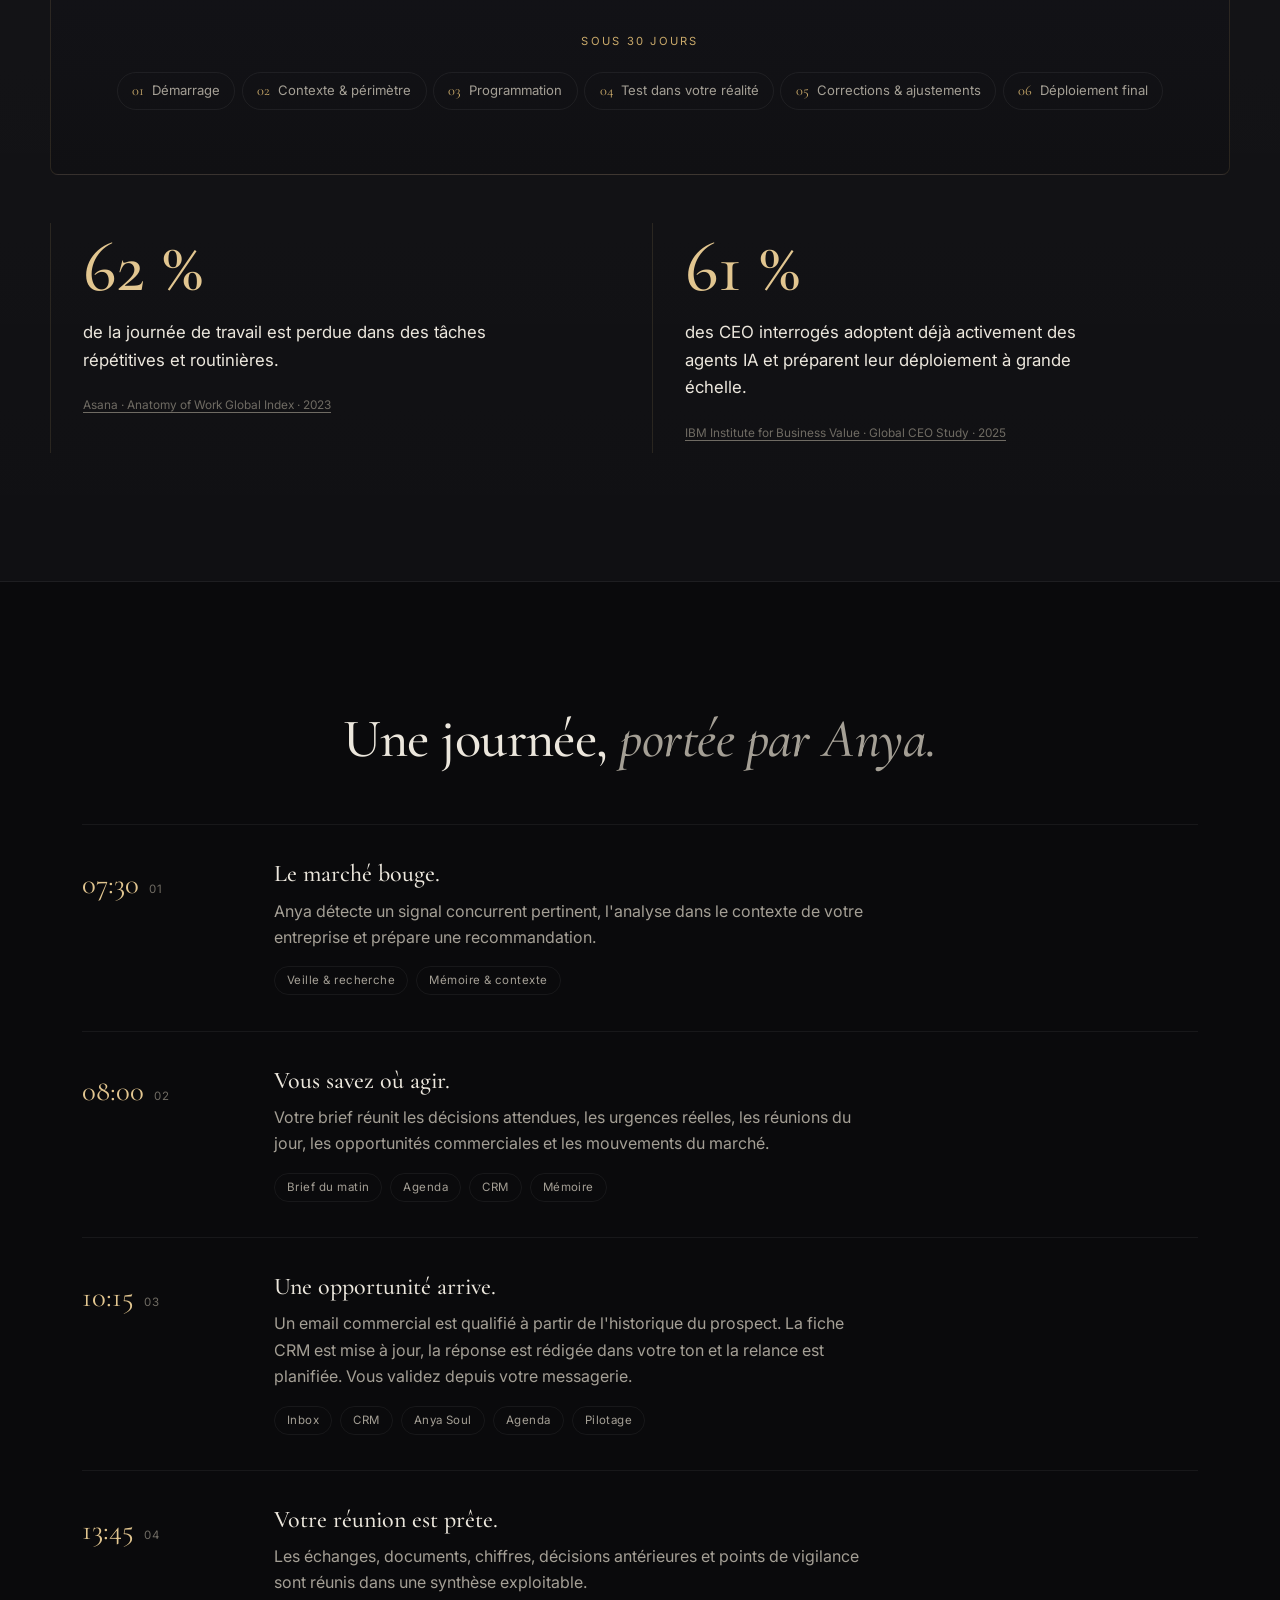
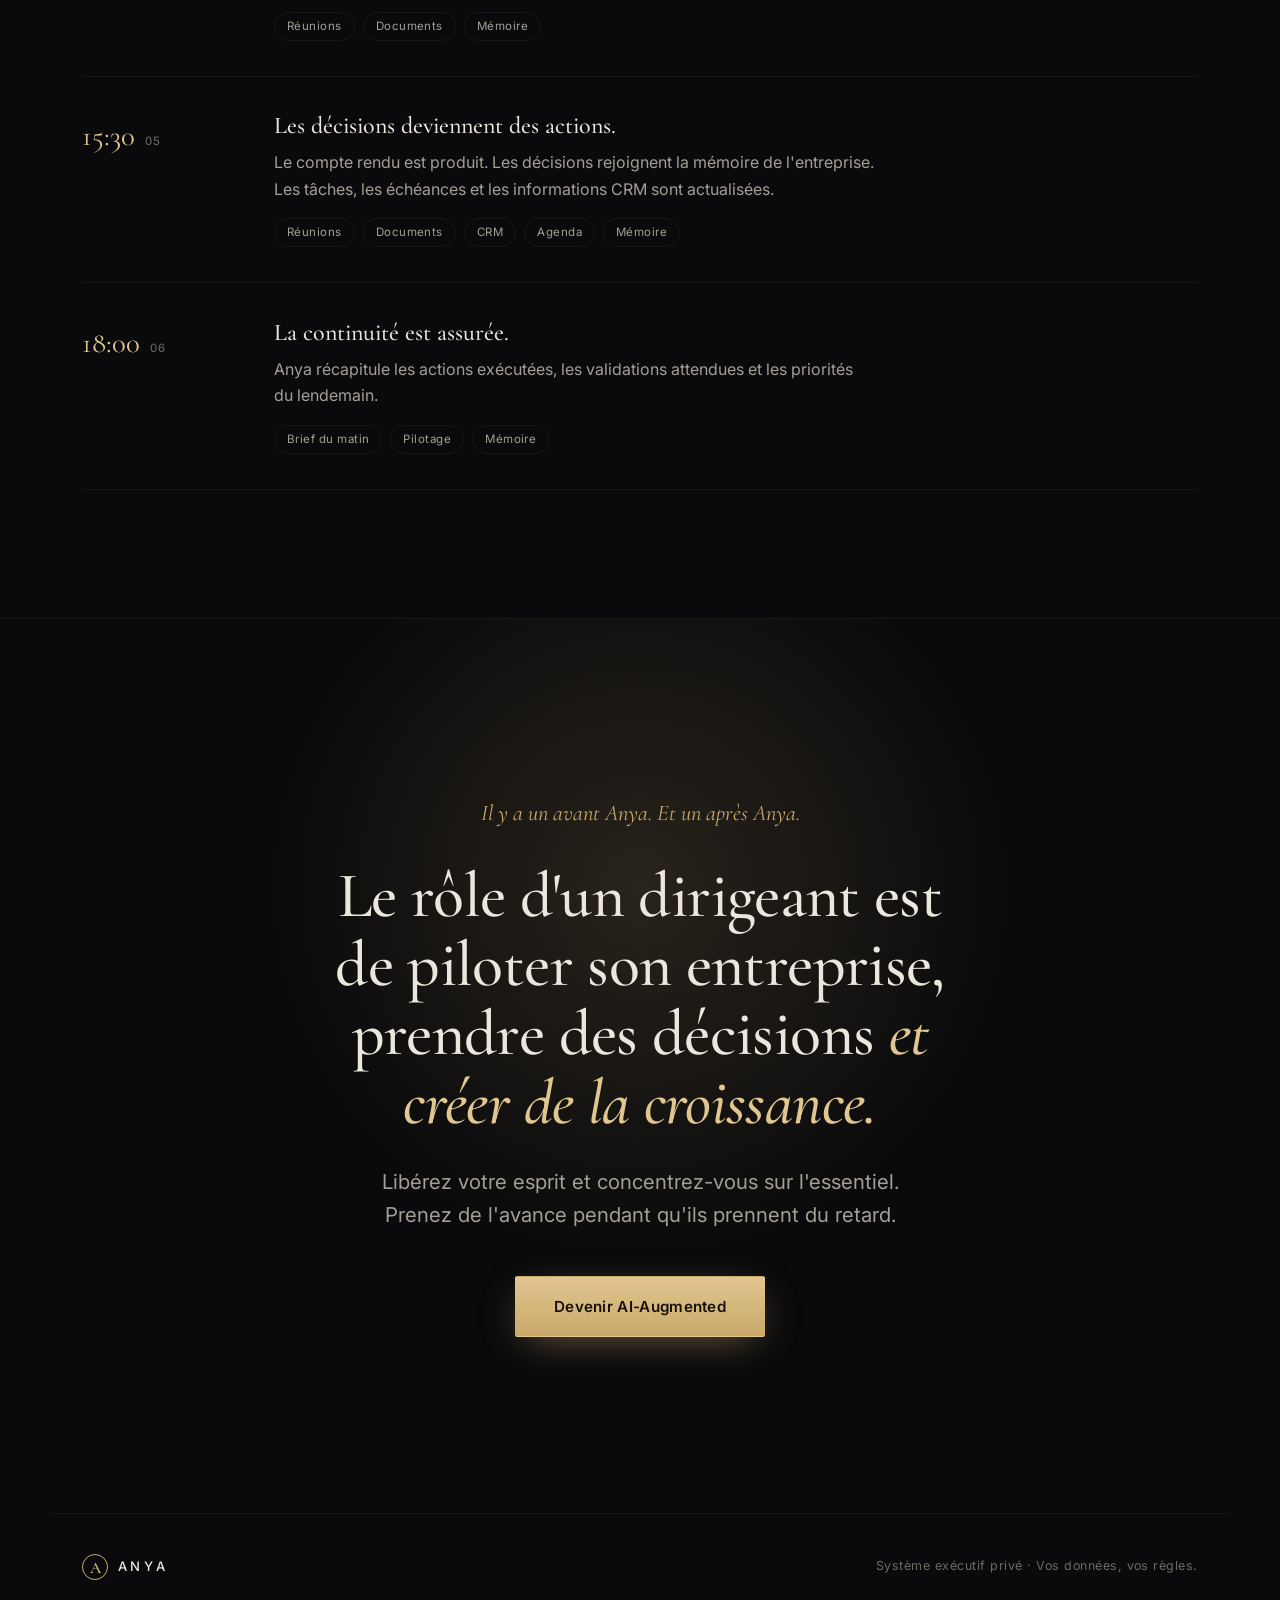
<file: anya/index.html>
<!DOCTYPE html>
<html lang="fr">
<head>
  <meta charset="UTF-8" />
  <meta name="viewport" content="width=device-width, initial-scale=1.0" />
  <meta name="theme-color" content="#0a0a0c" />
  <title>Anya — Votre système exécutif privé</title>
  <meta name="description" content="Anya est un système exécutif privé pour dirigeants. Elle rejoint vos outils, rassemble le contexte, anticipe et agit — sous votre autorité. Opérationnelle en moins de 30 jours." />
  <meta name="author" content="Anya" />

  <!-- Open Graph -->
  <meta property="og:type" content="website" />
  <meta property="og:site_name" content="Anya" />
  <meta property="og:title" content="Anya — Votre système exécutif privé" />
  <meta property="og:description" content="Diriger. Décider. Prospérer. Anya agit dans vos outils, sous votre autorité." />
  <meta property="og:locale" content="fr_FR" />

  <link rel="preconnect" href="https://fonts.googleapis.com" />
  <link rel="preconnect" href="https://fonts.gstatic.com" crossorigin />
  <link href="https://fonts.googleapis.com/css2?family=Cormorant+Garamond:ital,wght@0,400;0,500;0,600;1,400;1,500&family=Inter:wght@300;400;500;600&display=swap" rel="stylesheet" />
  <link rel="stylesheet" href="anya.css" />
  <link rel="icon" href="data:image/svg+xml,%3Csvg xmlns='http://www.w3.org/2000/svg' viewBox='0 0 32 32'%3E%3Crect width='32' height='32' rx='8' fill='%230a0a0c'/%3E%3Ctext x='16' y='23' font-family='Georgia,serif' font-size='20' fill='%23c9a96a' text-anchor='middle'%3EA%3C/text%3E%3C/svg%3E" />
</head>
<body>
  <div class="grain" aria-hidden="true"></div>

  <!-- Header -->
  <header class="hdr">
    <a href="#top" class="brand"><span class="brand-mark">A</span> ANYA</a>
    <nav class="nav">
      <a href="#quotidien">Au quotidien</a>
      <a href="#strategie">Stratégie</a>
      <a href="#core">Capacités</a>
      <a href="#souverain">Souveraineté</a>
      <a href="#offre">Offre</a>
    </nav>
    <a href="https://cal.com/anya-agency/aiaugmented" target="_blank" rel="noopener" class="btn btn-sm">Démo</a>
  </header>

  <main id="top">

    <!-- HERO -->
    <section class="hero">
      <div class="hero-halo" aria-hidden="true"></div>
      <div class="hero-inner reveal">
        <p class="eyebrow">Système exécutif privé · pour dirigeants</p>
        <h1>
          Diriger. Décider.<br />
          <span class="italic accent">Prospérer.</span>
        </h1>
        <p class="hero-sub">
          Anya rejoint vos outils, rassemble le contexte, anticipe ce qui mérite
          votre attention et agit — sous votre autorité. Vous gardez la vision.
          Elle porte le reste.
        </p>
        <div class="hero-actions">
          <a href="https://cal.com/anya-agency/aiaugmented" target="_blank" rel="noopener" class="btn btn-primary">Découvrir Anya en démo</a>
          <a href="#quotidien" class="btn btn-ghost">Voir Anya à l'œuvre ↓</a>
        </div>
        <div class="hero-foot">
          <span>Opérationnelle en moins de 30 jours</span>
          <span class="dot">·</span>
          <span>Vos données · vos modèles · vos règles</span>
        </div>
      </div>
      <div class="statue" aria-hidden="true">
        <div class="statue-glow"></div>
        <div class="statue-orb"></div>
      </div>
    </section>

    <!-- 01 — LE POIDS INVISIBLE -->
    <section class="section" id="poids">
      <div class="sec-index reveal"><span>01</span> Le poids invisible</div>
      <h2 class="reveal">Vous ne devriez pas <span class="italic muted">tout gérer seul.</span></h2>
      <p class="lead reveal">
        Tout retenir. Tout coordonner. Tout relancer. Ce n'est pas diriger.
        Votre rôle de founder tient en trois verbes.
      </p>
      <div class="verbs">
        <article class="verb reveal">
          <span class="verb-num">01</span>
          <h3>Diriger</h3>
          <p>Donner la vision. Fixer le cap.</p>
        </article>
        <article class="verb reveal">
          <span class="verb-num">02</span>
          <h3>Décider</h3>
          <p>Trancher juste, au moment décisif.</p>
        </article>
        <article class="verb reveal">
          <span class="verb-num">03</span>
          <h3>Prospérer</h3>
          <p>Transformer la vision en croissance rentable.</p>
        </article>
      </div>
    </section>

    <!-- 02 — ANYA AU QUOTIDIEN -->
    <section class="section" id="quotidien">
      <div class="sec-index reveal"><span>02</span> Anya au quotidien</div>
      <div class="split">
        <div class="split-text reveal">
          <h2>Parlez comme à votre équipe. <span class="italic muted">Anya agit dans vos outils.</span></h2>
          <p class="lead">
            Anya rejoint les environnements où vous travaillez déjà. Depuis WhatsApp
            ou Telegram, à l'écrit comme à la voix, vous la pilotez comme un membre
            de votre équipe.
          </p>
          <p>
            Elle rassemble le contexte, anticipe ce qui mérite votre attention et agit
            dans vos outils. Elle ne vous sollicite que lorsqu'une décision vous appartient.
          </p>
          <ul class="mini-list">
            <li><strong>Vente &amp; CRM</strong> — De l'intention au suivi.</li>
            <li><strong>Agenda &amp; priorités</strong> — Le temps revient à la stratégie.</li>
            <li><strong>Comité de direction</strong> — Les faits avant l'arbitrage.</li>
          </ul>
        </div>

        <!-- Chat mockup -->
        <div class="chat reveal">
          <div class="chat-top">
            <span class="chat-brand"><span class="chat-mark">A</span> ANYA</span>
            <span class="chat-status"><i class="pulse"></i> Système proactif · Disponible</span>
          </div>
          <div class="chat-channel">WhatsApp · Note vocale 0:11</div>
          <div class="chat-body">
            <div class="msg you"><span class="who">Vous</span>Anya, reprends le dossier Nova. Finalise l'offre et organise la suite avec Clara.</div>
            <div class="msg anya"><span class="who">Anya</span>J'ai réuni les e-mails, le compte rendu, la dernière proposition et les conditions tarifaires.</div>
            <div class="msg anya tag-anticipation"><span class="who">Anya · Anticipation</span>La remise demandée ferait passer la marge de 32 à 28 %. Je conserve votre seuil et ajuste le périmètre ?</div>
            <div class="msg you"><span class="who">Vous</span>Oui. Garde 32 % et envoie.</div>
            <div class="msg anya"><span class="who">Anya</span>Je réduis le périmètre d'accompagnement, conserve les livrables prioritaires et prépare la version finale.</div>
            <div class="msg anya tag-controle"><span class="who">Anya · Contrôle</span>La marge reste à 32 %. Les conditions de paiement et la date de démarrage sont cohérentes avec vos derniers échanges.</div>
            <div class="msg you"><span class="who">Vous</span>Parfait. Préviens-moi dès qu'elle ouvre l'offre.</div>
            <div class="msg anya tag-execute"><span class="who">Anya · Exécuté</span>Offre envoyée. Clara est assignée, le CRM mis à jour et la relance programmée vendredi.</div>
            <div class="msg anya tag-suivi"><span class="who">Anya · Suivi</span>Clara vient d'ouvrir l'offre. Je vous prépare le contexte avant son retour et surveille le dossier.</div>
          </div>
          <div class="chat-foot"><span class="check">✓</span> 5 actions exécutées · aucun outil ouvert</div>
        </div>
      </div>

      <!-- Channels -->
      <div class="channels reveal">
        <p class="channels-eyebrow">Un seul point d'entrée · tous vos outils</p>
        <h3>Disponible partout. Opérationnelle dans vos outils.</h3>
        <p class="channels-sub">
          WhatsApp, Telegram, Slack ou toute autre messagerie : Anya vous rejoint là
          où vous échangez déjà, puis agit directement dans les outils que vous
          utilisez au quotidien.
        </p>
        <div class="channel-row">
          <span class="channel">WhatsApp</span>
          <span class="channel">Telegram</span>
          <span class="channel">Slack</span>
          <span class="channel ghost">+ votre messagerie</span>
        </div>
      </div>
    </section>

    <!-- 03 — AVANTAGE STRATÉGIQUE -->
    <section class="section band" id="strategie">
      <div class="sec-index reveal"><span>03</span> L'avantage stratégique</div>
      <h2 class="reveal">Anya devient votre avantage stratégique. <span class="italic accent">Presque déloyal.</span></h2>
      <p class="lead reveal">
        Anya relie votre pipeline, votre marché, vos données internes et la mémoire
        de chaque décision. Les signaux faibles remontent avant l'urgence. Le prochain
        mouvement devient visible avant qu'il ne soit évident.
      </p>
      <div class="signal-card reveal">
        <span class="signal-eyebrow">Depuis minuit · Acquisition</span>
        <p class="signal-lead">12 leads générés pendant votre sommeil.</p>
        <p class="signal-detail">9 disqualifiés · 2 qualifiés · 1 prioritaire. CRM mis à jour, Angelina assignée.</p>
      </div>
      <p class="pull reveal">
        Pendant qu'ils remplissent des tableaux,<br />
        <span class="italic accent">vous creusez l'écart.</span>
      </p>
    </section>

    <!-- 04 — LE PALAIS MENTAL -->
    <section class="section" id="palais">
      <div class="sec-index reveal"><span>04</span> Le palais mental</div>
      <div class="split reverse">
        <div class="split-text reveal">
          <h2>Une mémoire longue durée. <span class="italic muted">Un palais mental.</span></h2>
          <p class="lead">
            Anya construit une cartographie vivante de votre pensée et du cerveau de
            votre entreprise. Chiffres, décisions, relations, documents et raisons
            derrière chaque choix sont organisés, reliés et replacés dans leur contexte exact.
          </p>
          <p class="emph">Elle ne se souvient pas seulement de ce qui s'est passé. Elle sait pourquoi.</p>
        </div>

        <div class="chat reveal">
          <div class="chat-top">
            <span class="chat-brand"><span class="chat-mark">A</span> ANYA</span>
            <span class="chat-status"><i class="pulse"></i> Palais mental · Mémoire longue durée</span>
          </div>
          <div class="chat-channel">Mémoire active</div>
          <div class="chat-body">
            <div class="msg you"><span class="who">Vous · Note vocale</span>Tu te souviens de combien on a facturé le mois dernier ?</div>
            <div class="msg anya"><span class="who">Anya</span>Un instant, je consulte votre mémoire.</div>
            <div class="msg tool"><span class="who">Tool · Memory</span>Recherche dans la facturation · mai 2026</div>
            <div class="msg anya tag-controle"><span class="who">Anya · Mémoire retrouvée</span>84 320 € HT facturés en mai, répartis sur 17 factures. C'est 12 % de plus qu'en avril.</div>
            <div class="msg you"><span class="who">Vous</span>Et pour Maison Lune ?</div>
            <div class="msg tool"><span class="who">Tool · Memory</span>Maison Lune · historique client consolidé</div>
            <div class="msg anya"><span class="who">Anya</span>12 800 € HT sur trois factures. La dernière, de 4 600 €, a été réglée le 6 juin.</div>
            <div class="msg you"><span class="who">Vous</span>OK, renvoie-moi sa dernière facture.</div>
            <div class="msg anya tag-execute"><span class="who">Anya · Document envoyé</span><span class="doc"><span class="doc-ic">PDF</span><span class="doc-meta"><strong>Facture_Maison-Lune_0526.pdf</strong>248 Ko · Facture n° ML-0526-03</span><span class="doc-check">✓</span></span></div>
          </div>
          <div class="chat-foot"><span class="check">✓</span> Mémoire consolidée · contexte préservé</div>
        </div>
      </div>
    </section>

    <!-- 05 — ANYA CORE -->
    <section class="section band" id="core">
      <div class="sec-index reveal"><span>05</span> Anya Core</div>
      <h2 class="reveal">Dix capacités natives. <span class="italic accent">Une infinité de possibilités.</span></h2>
      <p class="lead reveal">Tout ce que vous pouvez imaginer — ou presque.</p>

      <div class="core">
        <div class="core-list reveal" role="tablist" aria-label="Capacités Anya">
          <button class="core-item active" data-cap="0">01 <span>Brief du matin</span></button>
          <button class="core-item" data-cap="1">02 <span>Inbox</span></button>
          <button class="core-item" data-cap="2">03 <span>Agenda</span></button>
          <button class="core-item" data-cap="3">04 <span>Gestion du CRM</span></button>
          <button class="core-item" data-cap="4">05 <span>Réunions</span></button>
          <button class="core-item" data-cap="5">06 <span>Documents</span></button>
          <button class="core-item" data-cap="6">07 <span>Veille &amp; recherche</span></button>
          <button class="core-item" data-cap="7">08 <span>Mémoire &amp; contexte</span></button>
          <button class="core-item" data-cap="8">09 <span>Anya Soul</span></button>
          <button class="core-item" data-cap="9">10 <span>Canal de pilotage</span></button>
        </div>
        <div class="core-panel reveal">
          <span class="core-count" id="core-count">01 / 10 · Capacité active</span>
          <h3 id="core-title">Brief du matin</h3>
          <p class="core-strong" id="core-strong">Commencez la journée avec un plan clair.</p>
          <p id="core-desc">Agenda, rappels, veille et priorités sont réunis dans un brief unique. Vous savez quoi regarder, quoi décider et ce qui peut attendre.</p>
        </div>
      </div>
    </section>

    <!-- 06 — SOUVERAIN PAR CONCEPTION -->
    <section class="section" id="souverain">
      <div class="sec-index reveal"><span>06</span> Souverain par conception</div>
      <h2 class="reveal">Autonome dans l'action. <span class="italic muted">Sous votre autorité.</span></h2>
      <p class="lead reveal">
        Anya agit sans attendre, mais jamais hors du mandat que vous définissez. Vos
        données restent dans votre environnement : elles ne sont ni conservées ni
        utilisées par Anya, et aucun de nos systèmes IA ne s'entraîne dessus.
      </p>
      <div class="pillars">
        <article class="pillar reveal">
          <span class="pillar-num">01</span>
          <h3>Indépendance des modèles</h3>
          <p>Anya n'est enfermée dans aucune application. Les modèles peuvent évoluer sans reconstruire votre système ni perdre sa mémoire.</p>
        </article>
        <article class="pillar reveal">
          <span class="pillar-num">02</span>
          <h3>Infrastructure dédiée</h3>
          <p>Votre environnement s'exécute sur un VPS isolé et durci. Vos données restent chez vous : nous ne les conservons pas, ne les utilisons pas et nos systèmes IA ne s'entraînent jamais dessus.</p>
        </article>
        <article class="pillar reveal">
          <span class="pillar-num">03</span>
          <h3>Déploiement local</h3>
          <p>Pour les données sensibles, Anya peut vivre sur votre propre infrastructure et rester entièrement dans votre périmètre.</p>
        </article>
        <article class="pillar reveal">
          <span class="pillar-num">04</span>
          <h3>Autorité humaine</h3>
          <p>Chaque décision critique peut exiger votre validation. Anya est autonome dans vos règles, jamais au-delà.</p>
        </article>
      </div>
      <p class="creed reveal">Vos données · vos modèles · votre infrastructure · vos règles</p>
    </section>

    <!-- 07 — OFFRE -->
    <section class="section band" id="offre">
      <div class="sec-index reveal"><span>07</span> Offre</div>
      <div class="offer reveal">
        <div class="offer-head">
          <h2>Anya <span class="accent">CORE.</span></h2>
          <p class="lead">
            Votre système exécutif privé, façonné autour de votre entreprise et
            opérationnel dans vos outils en moins de 30 jours.
          </p>
        </div>
        <div class="offer-grid">
          <div class="price-block">
            <div class="price"><strong>2 500 €</strong><span>Setup</span></div>
            <p>Conception &amp; déploiement</p>
          </div>
          <div class="price-block">
            <div class="price"><strong>1 000 €</strong><span>par an</span></div>
            <p>Hébergement · veille · maintenance · sécurité</p>
          </div>
          <div class="price-block features">
            <p class="feat-title">10 fonctionnalités natives</p>
            <p>Brief du matin · Inbox · Agenda · CRM · Réunions · Documents · Veille · Mémoire · Soul · Messagerie</p>
          </div>
        </div>
        <a href="https://cal.com/anya-agency/aiaugmented" target="_blank" rel="noopener" class="btn btn-primary btn-lg">Découvrir Anya en démo</a>
        <div class="timeline-mini">
          <span class="tm-eyebrow">Sous 30 jours</span>
          <ol>
            <li>Démarrage</li>
            <li>Contexte &amp; périmètre</li>
            <li>Programmation</li>
            <li>Test dans votre réalité</li>
            <li>Corrections &amp; ajustements</li>
            <li>Déploiement final</li>
          </ol>
        </div>
      </div>

      <!-- Stats -->
      <div class="stats">
        <article class="stat reveal">
          <strong>62 %</strong>
          <p>de la journée de travail est perdue dans des tâches répétitives et routinières.</p>
          <a href="https://asana.com/resources/anatomy-of-work" target="_blank" rel="noopener">Asana · Anatomy of Work Global Index · 2023</a>
        </article>
        <article class="stat reveal">
          <strong>61 %</strong>
          <p>des CEO interrogés adoptent déjà activement des agents IA et préparent leur déploiement à grande échelle.</p>
          <a href="https://newsroom.ibm.com/2025-05-06-ibm-study-ceos-double-down-on-ai-while-navigating-enterprise-hurdles" target="_blank" rel="noopener">IBM Institute for Business Value · Global CEO Study · 2025</a>
        </article>
      </div>
    </section>

    <!-- JOURNÉE TYPE -->
    <section class="section" id="journee">
      <h2 class="reveal center">Une journée, <span class="italic muted">portée par Anya.</span></h2>
      <div class="day">
        <article class="day-step reveal">
          <div class="day-time">07:30 <span>01</span></div>
          <div class="day-body">
            <h3>Le marché bouge.</h3>
            <p>Anya détecte un signal concurrent pertinent, l'analyse dans le contexte de votre entreprise et prépare une recommandation.</p>
            <div class="day-tags"><span>Veille &amp; recherche</span><span>Mémoire &amp; contexte</span></div>
          </div>
        </article>
        <article class="day-step reveal">
          <div class="day-time">08:00 <span>02</span></div>
          <div class="day-body">
            <h3>Vous savez où agir.</h3>
            <p>Votre brief réunit les décisions attendues, les urgences réelles, les réunions du jour, les opportunités commerciales et les mouvements du marché.</p>
            <div class="day-tags"><span>Brief du matin</span><span>Agenda</span><span>CRM</span><span>Mémoire</span></div>
          </div>
        </article>
        <article class="day-step reveal">
          <div class="day-time">10:15 <span>03</span></div>
          <div class="day-body">
            <h3>Une opportunité arrive.</h3>
            <p>Un email commercial est qualifié à partir de l'historique du prospect. La fiche CRM est mise à jour, la réponse est rédigée dans votre ton et la relance est planifiée. Vous validez depuis votre messagerie.</p>
            <div class="day-tags"><span>Inbox</span><span>CRM</span><span>Anya Soul</span><span>Agenda</span><span>Pilotage</span></div>
          </div>
        </article>
        <article class="day-step reveal">
          <div class="day-time">13:45 <span>04</span></div>
          <div class="day-body">
            <h3>Votre réunion est prête.</h3>
            <p>Les échanges, documents, chiffres, décisions antérieures et points de vigilance sont réunis dans une synthèse exploitable.</p>
            <div class="day-tags"><span>Réunions</span><span>Documents</span><span>Mémoire</span></div>
          </div>
        </article>
        <article class="day-step reveal">
          <div class="day-time">15:30 <span>05</span></div>
          <div class="day-body">
            <h3>Les décisions deviennent des actions.</h3>
            <p>Le compte rendu est produit. Les décisions rejoignent la mémoire de l'entreprise. Les tâches, les échéances et les informations CRM sont actualisées.</p>
            <div class="day-tags"><span>Réunions</span><span>Documents</span><span>CRM</span><span>Agenda</span><span>Mémoire</span></div>
          </div>
        </article>
        <article class="day-step reveal">
          <div class="day-time">18:00 <span>06</span></div>
          <div class="day-body">
            <h3>La continuité est assurée.</h3>
            <p>Anya récapitule les actions exécutées, les validations attendues et les priorités du lendemain.</p>
            <div class="day-tags"><span>Brief du matin</span><span>Pilotage</span><span>Mémoire</span></div>
          </div>
        </article>
      </div>
    </section>

    <!-- FINAL CTA -->
    <section class="final">
      <div class="final-halo" aria-hidden="true"></div>
      <p class="final-eyebrow reveal">Il y a un avant Anya. Et un après Anya.</p>
      <h2 class="reveal">
        Le rôle d'un dirigeant est de piloter son entreprise, prendre des décisions
        <span class="italic accent">et créer de la croissance.</span>
      </h2>
      <p class="lead reveal">
        Libérez votre esprit et concentrez-vous sur l'essentiel.<br />
        Prenez de l'avance pendant qu'ils prennent du retard.
      </p>
      <a href="https://cal.com/anya-agency/aiaugmented" target="_blank" rel="noopener" class="btn btn-primary btn-lg reveal">Devenir AI-Augmented</a>
    </section>
  </main>

  <footer class="foot">
    <span class="brand"><span class="brand-mark">A</span> ANYA</span>
    <span class="foot-note">Système exécutif privé · Vos données, vos règles.</span>
  </footer>

  <script src="anya.js"></script>
</body>
</html>
</file>
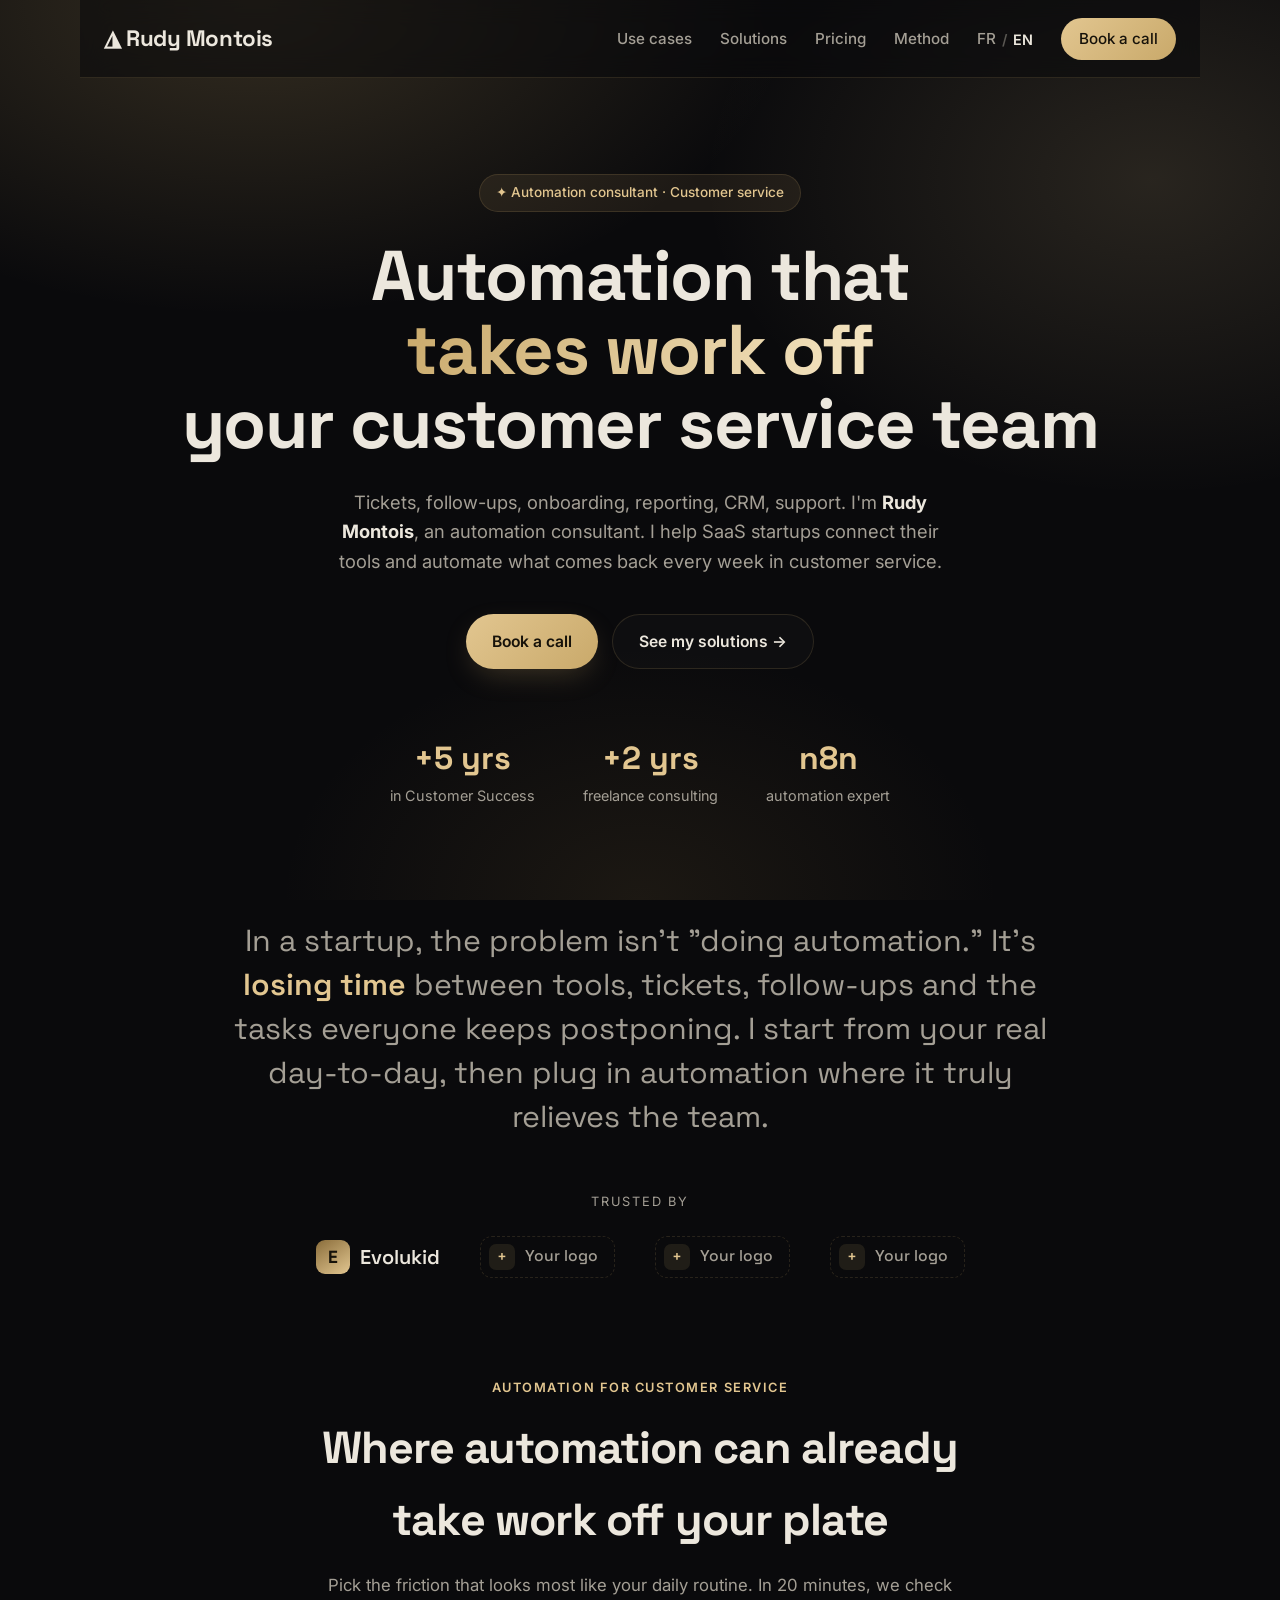
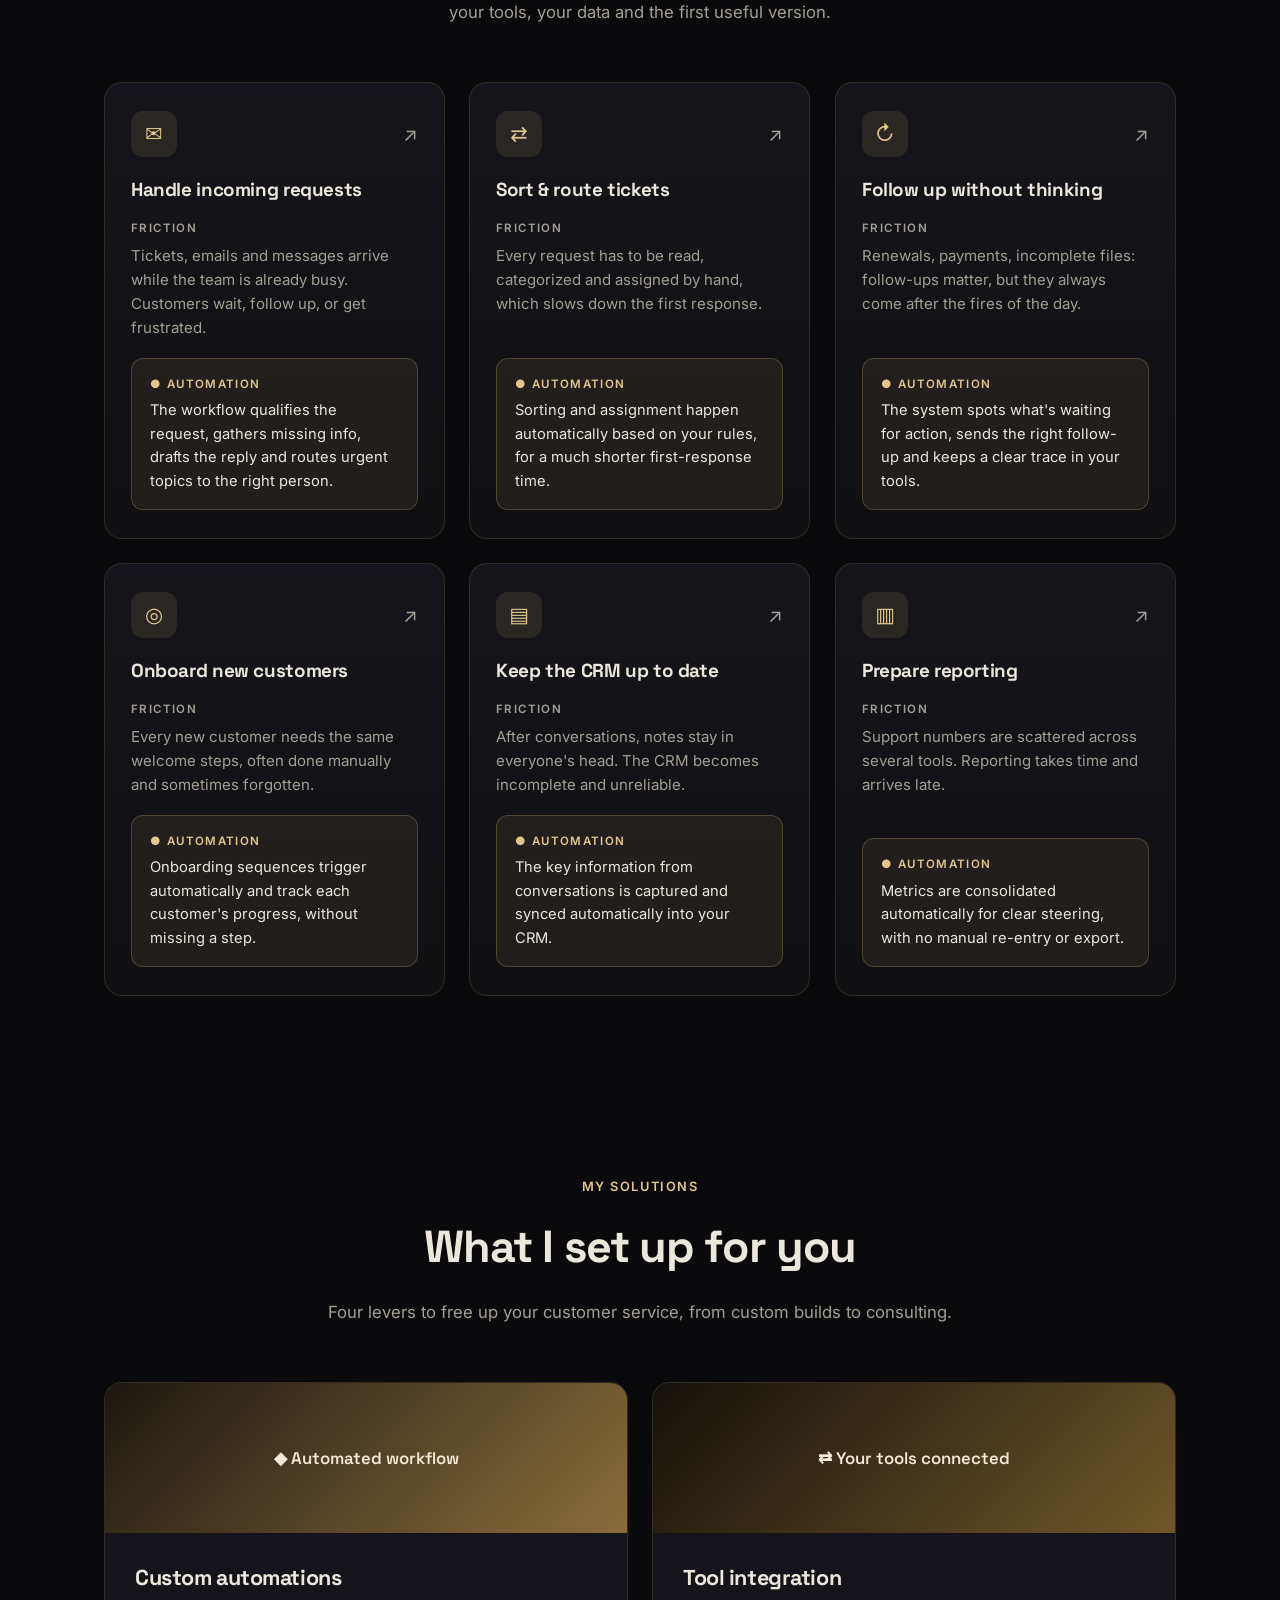
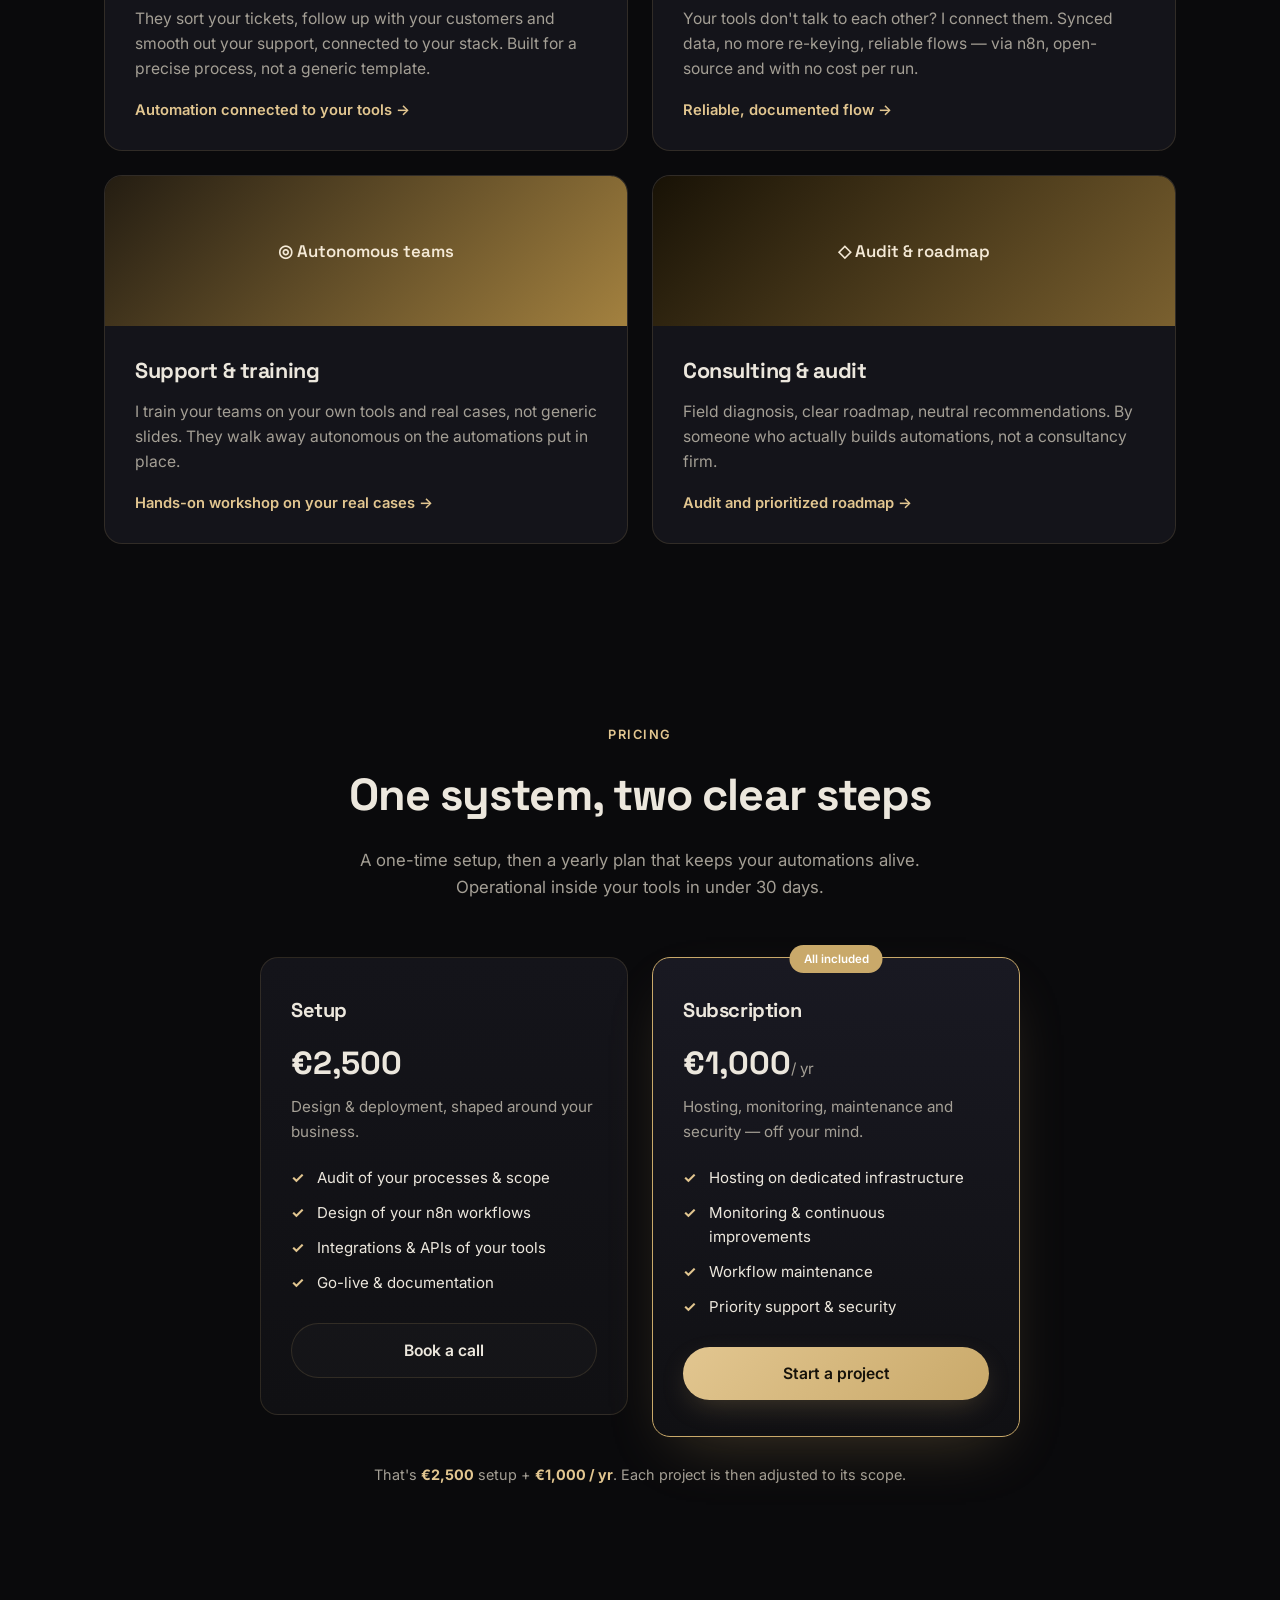
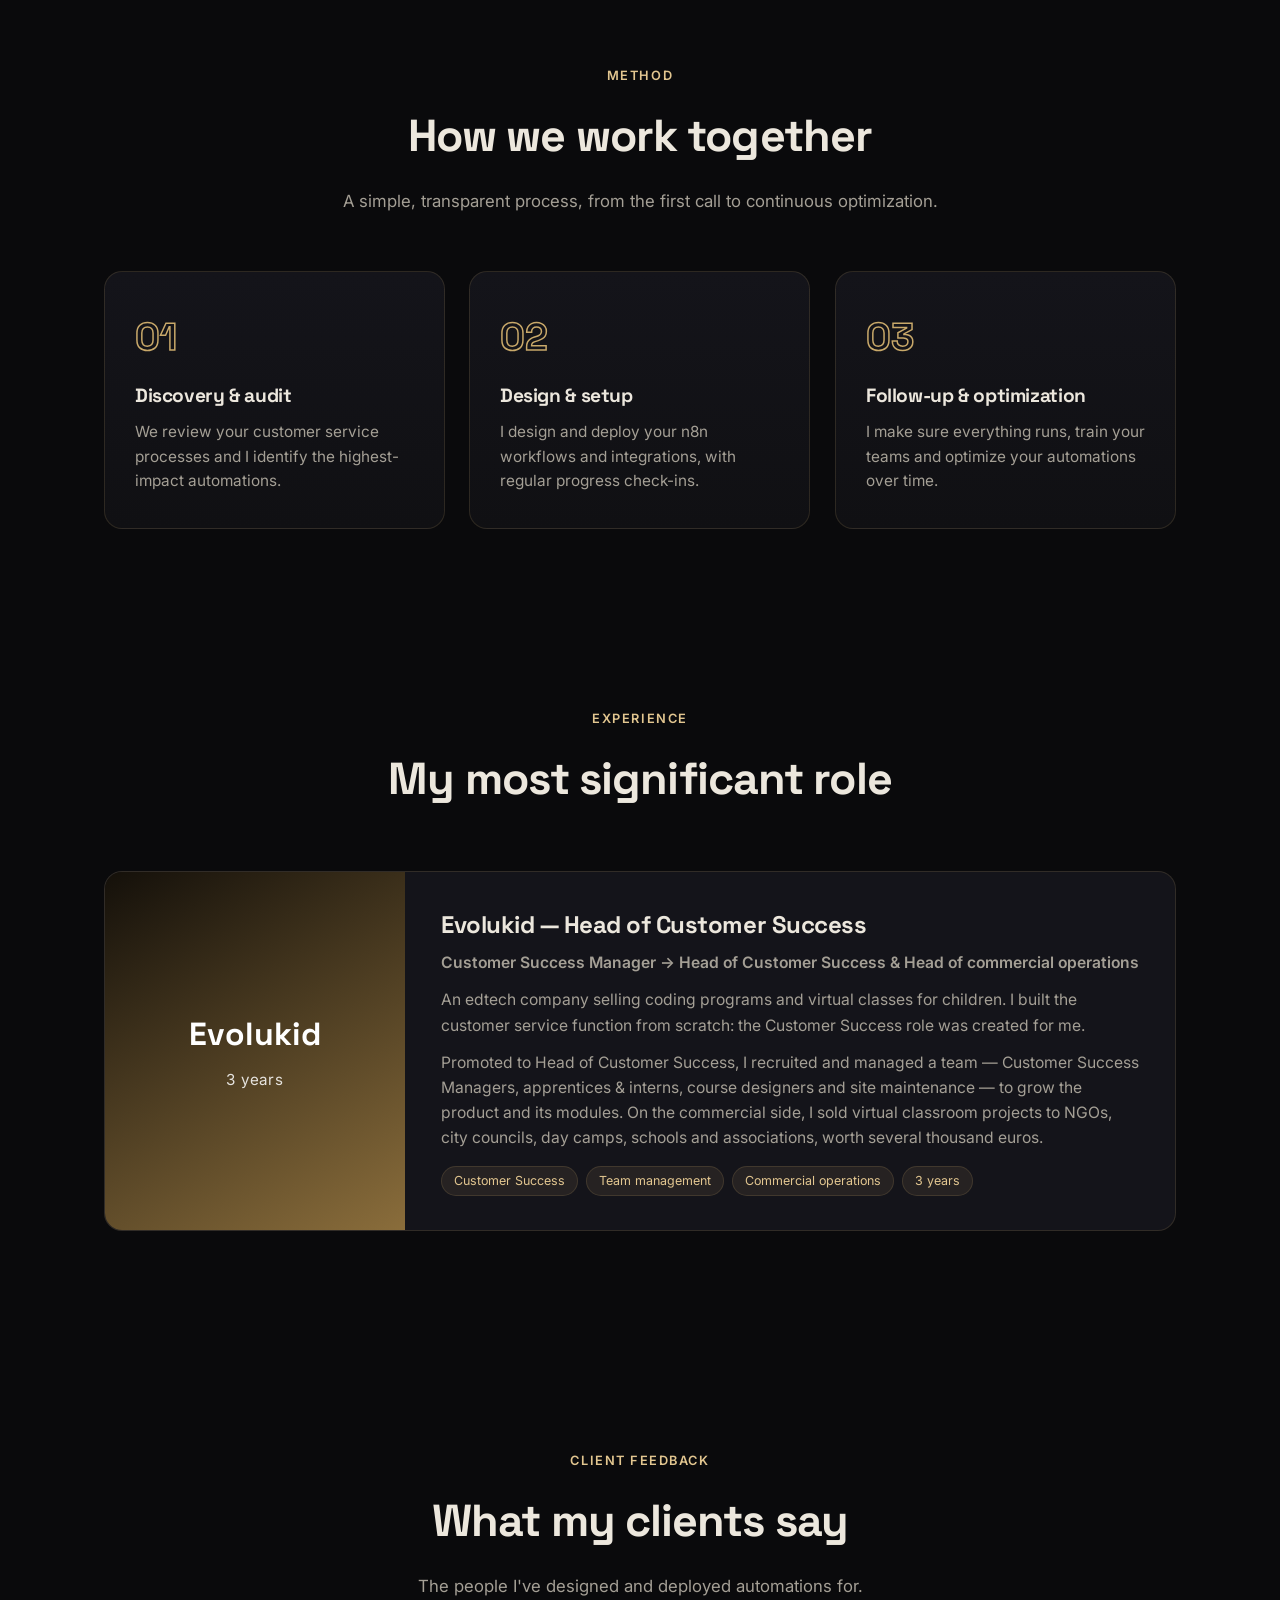
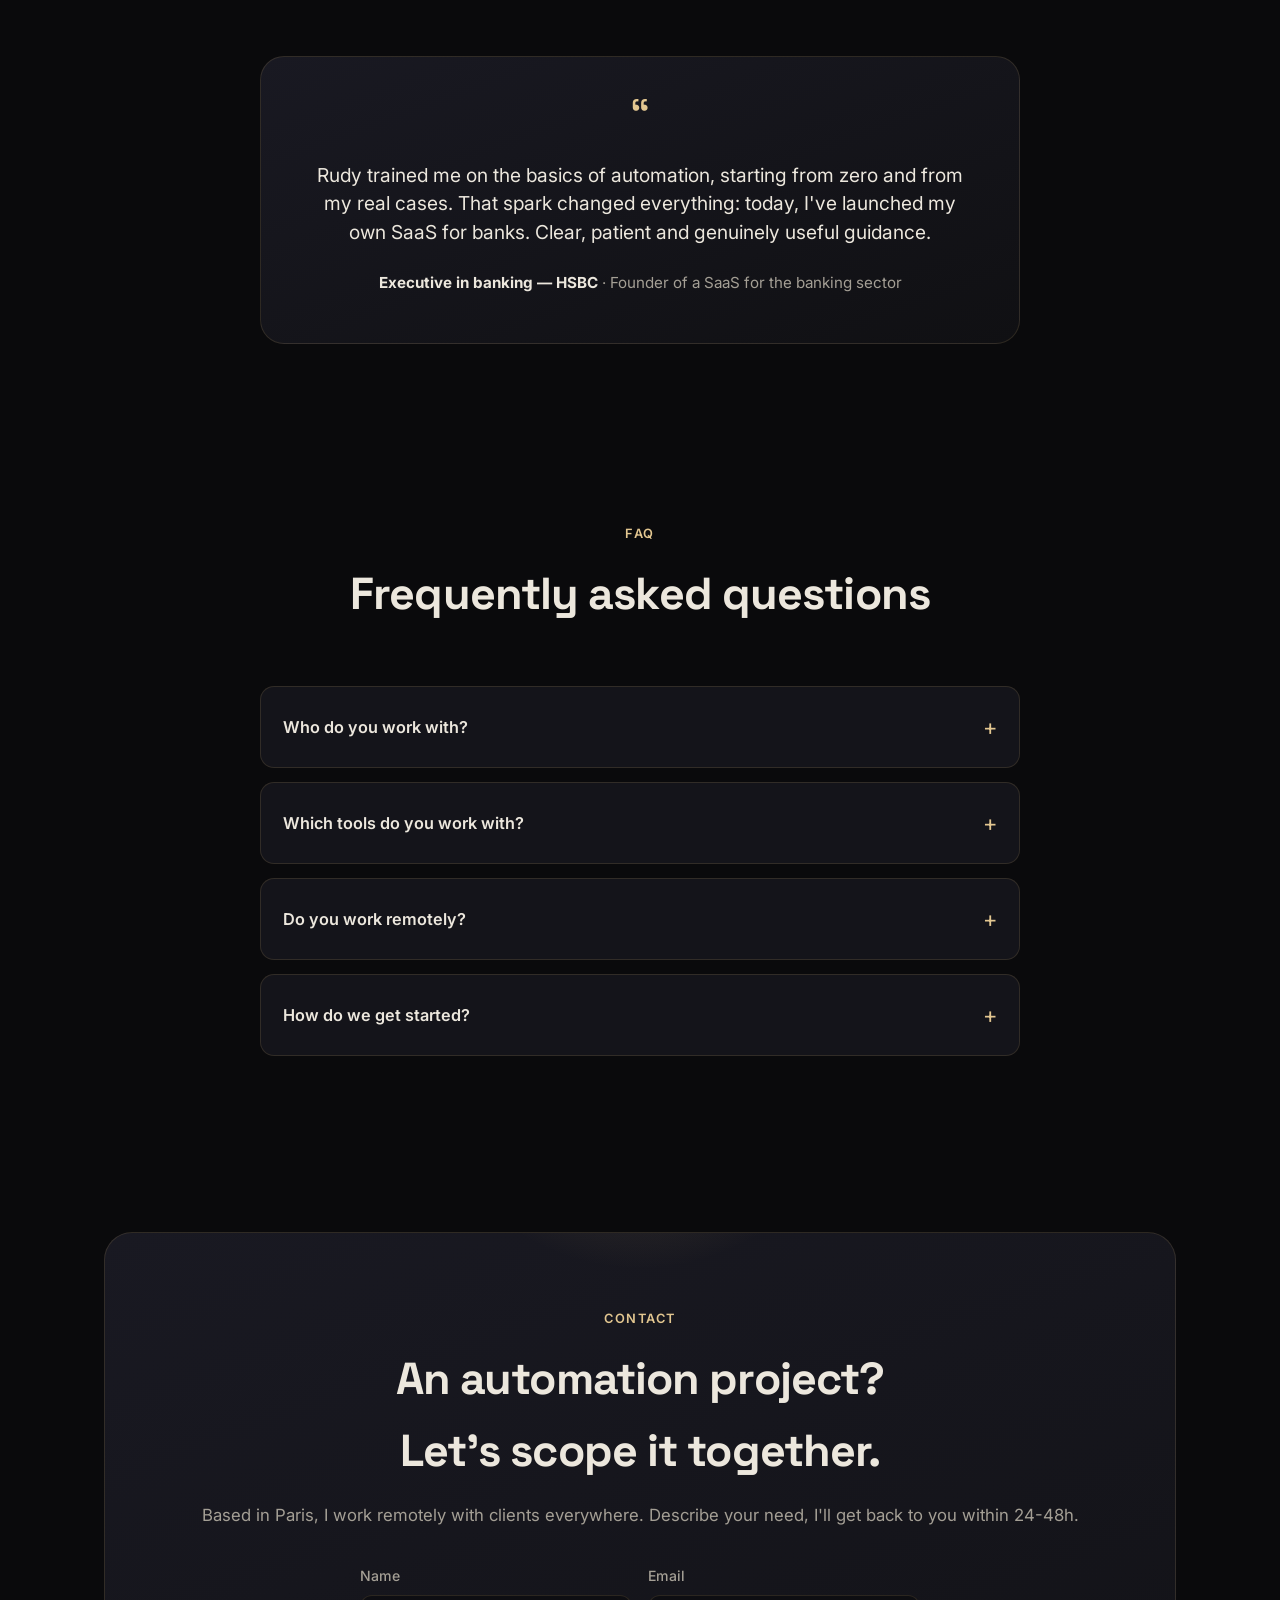
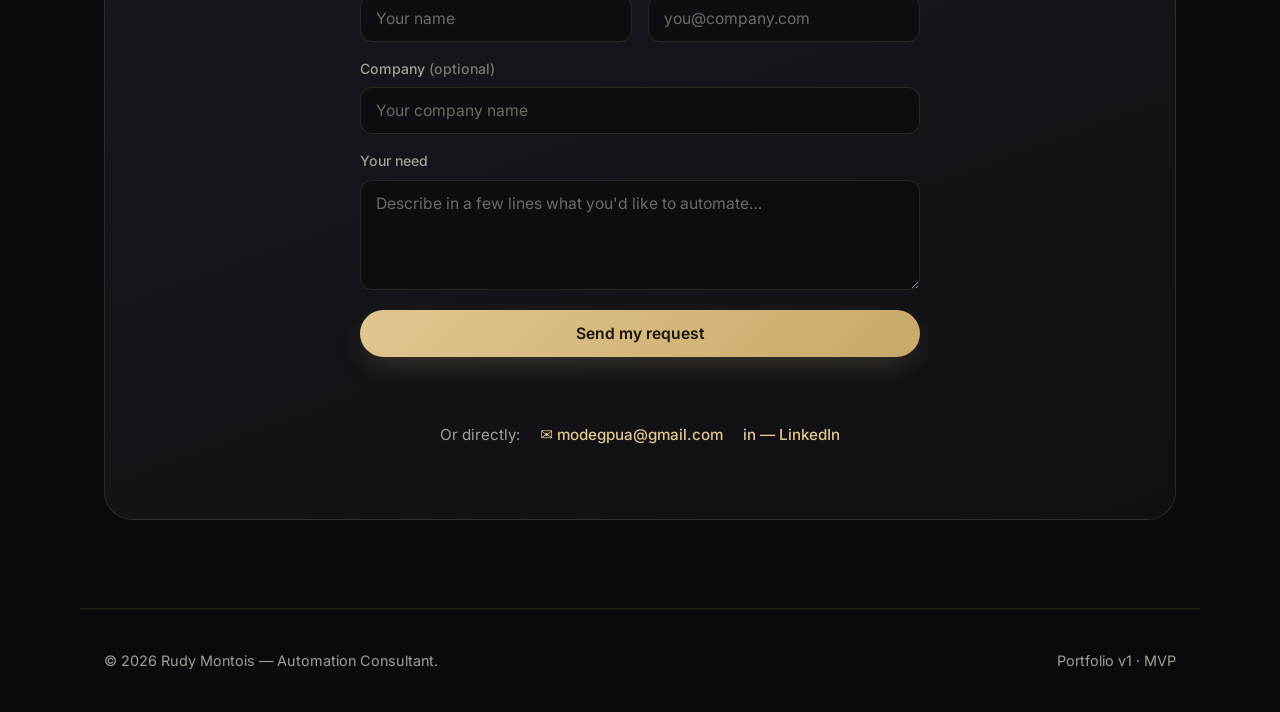
<file: en/index.html>
<!DOCTYPE html>
<html lang="en">
<head>
  <meta charset="UTF-8" />
  <meta name="viewport" content="width=device-width, initial-scale=1.0" />
  <meta name="theme-color" content="#0a0a0c" />
  <title>Rudy Montois — Automation Consultant | Customer Service</title>
  <meta name="description" content="Automation consultant specialized in customer service. I help SaaS startups connect their tools and automate what comes back every week." />
  <meta name="author" content="Rudy Montois" />
  <meta name="keywords" content="automation, n8n, customer service, customer success, SaaS, freelance, consultant, Paris" />
  <link rel="canonical" href="https://rudymontois.fr/en/" />
  <link rel="alternate" hreflang="fr" href="https://rudymontois.fr/" />
  <link rel="alternate" hreflang="en" href="https://rudymontois.fr/en/" />
  <link rel="alternate" hreflang="x-default" href="https://rudymontois.fr/" />

  <!-- Open Graph -->
  <meta property="og:type" content="website" />
  <meta property="og:site_name" content="Rudy Montois" />
  <meta property="og:title" content="Rudy Montois — Automation Consultant | Customer Service" />
  <meta property="og:description" content="I help SaaS startups connect their tools and automate their customer service. Based in Paris, working remotely." />
  <meta property="og:url" content="https://rudymontois.fr/en/" />
  <meta property="og:image" content="https://rudymontois.fr/og-image.png" />
  <meta property="og:image:width" content="1200" />
  <meta property="og:image:height" content="630" />
  <meta property="og:locale" content="en_US" />

  <!-- Twitter Card -->
  <meta name="twitter:card" content="summary_large_image" />
  <meta name="twitter:title" content="Rudy Montois — Automation Consultant | Customer Service" />
  <meta name="twitter:description" content="I help SaaS startups connect their tools and automate their customer service. Based in Paris, working remotely." />
  <meta name="twitter:image" content="https://rudymontois.fr/og-image.png" />

  <link rel="icon" type="image/svg+xml" href="../favicon.svg" />
  <link rel="icon" type="image/png" sizes="32x32" href="../favicon-32.png" />
  <link rel="apple-touch-icon" sizes="180x180" href="../apple-touch-icon.png" />
  <link rel="preconnect" href="https://fonts.googleapis.com" />
  <link rel="preconnect" href="https://fonts.gstatic.com" crossorigin />
  <link href="https://fonts.googleapis.com/css2?family=Space+Grotesk:wght@400;500;600;700&family=Inter:wght@400;500;600&display=swap" rel="stylesheet" />
  <link rel="stylesheet" href="../style.css" />
</head>
<body>
  <div class="bg-glow" aria-hidden="true"></div>

  <!-- Header / Nav -->
  <header class="site-header">
    <a href="#top" class="logo">◮ Rudy Montois</a>
    <nav class="nav" id="main-nav">
      <a href="#friction">Use cases</a>
      <a href="#solutions">Solutions</a>
      <a href="#tarifs">Pricing</a>
      <a href="#methode">Method</a>
      <span class="lang"><a href="../">FR</a><span class="lang-sep">/</span><span class="lang-on">EN</span></span>
      <a href="#contact" class="nav-cta">Book a call</a>
    </nav>
    <button class="nav-toggle" aria-label="Open menu" aria-expanded="false" aria-controls="main-nav">☰</button>
  </header>

  <main id="top">
    <!-- Hero -->
    <section class="hero">
      <p class="eyebrow">✦ Automation consultant · Customer service</p>
      <h1>
        Automation that<br />
        <span class="grad">takes work off</span><br />
        your customer service team
      </h1>
      <p class="hero-sub">
        Tickets, follow-ups, onboarding, reporting, CRM, support. I'm
        <strong>Rudy Montois</strong>, an automation consultant. I help SaaS
        startups connect their tools and automate what comes back every week
        in customer service.
      </p>
      <div class="hero-actions">
        <a href="#contact" class="btn btn-primary">Book a call</a>
        <a href="#solutions" class="btn btn-ghost">See my solutions →</a>
      </div>
      <div class="hero-stats">
        <div><strong>+5 yrs</strong><span>in Customer Success</span></div>
        <div><strong>+2 yrs</strong><span>freelance consulting</span></div>
        <div><strong>n8n</strong><span>automation expert</span></div>
      </div>
    </section>

    <!-- Problem block -->
    <section class="intro-block">
      <p>
        In a startup, the problem isn't "doing automation."
        It's <strong>losing time</strong> between tools, tickets, follow-ups
        and the tasks everyone keeps postponing. I start from your real
        day-to-day, then plug in automation where it truly relieves the team.
      </p>
    </section>

    <!-- Client logos -->
    <section class="logos">
      <p class="logos-title">Trusted by</p>
      <div class="logos-row">
        <span class="logo-item"><span class="logo-mark">E</span>Evolukid</span>
        <span class="logo-item ph"><span class="slot-mark">+</span>Your logo</span>
        <span class="logo-item ph"><span class="slot-mark">+</span>Your logo</span>
        <span class="logo-item ph"><span class="slot-mark">+</span>Your logo</span>
      </div>
    </section>

    <!-- Friction / Use cases -->
    <section id="friction" class="section">
      <div class="section-head">
        <span class="tag">Automation for customer service</span>
        <h2>Where automation can already take work off your plate</h2>
        <p class="section-lead">
          Pick the friction that looks most like your daily routine. In 20 minutes,
          we check your tools, your data and the first useful version.
        </p>
      </div>

      <div class="friction">
        <article class="friction-card">
          <div class="friction-top"><span class="fic">✉</span><span class="arrow">↗</span></div>
          <h3>Handle incoming requests</h3>
          <p class="label">Friction</p>
          <p>Tickets, emails and messages arrive while the team is already busy. Customers wait, follow up, or get frustrated.</p>
          <div class="auto-box">
            <p class="label auto">● Automation</p>
            <p>The workflow qualifies the request, gathers missing info, drafts the reply and routes urgent topics to the right person.</p>
          </div>
        </article>

        <article class="friction-card">
          <div class="friction-top"><span class="fic">⇄</span><span class="arrow">↗</span></div>
          <h3>Sort &amp; route tickets</h3>
          <p class="label">Friction</p>
          <p>Every request has to be read, categorized and assigned by hand, which slows down the first response.</p>
          <div class="auto-box">
            <p class="label auto">● Automation</p>
            <p>Sorting and assignment happen automatically based on your rules, for a much shorter first-response time.</p>
          </div>
        </article>

        <article class="friction-card">
          <div class="friction-top"><span class="fic">↻</span><span class="arrow">↗</span></div>
          <h3>Follow up without thinking</h3>
          <p class="label">Friction</p>
          <p>Renewals, payments, incomplete files: follow-ups matter, but they always come after the fires of the day.</p>
          <div class="auto-box">
            <p class="label auto">● Automation</p>
            <p>The system spots what's waiting for action, sends the right follow-up and keeps a clear trace in your tools.</p>
          </div>
        </article>

        <article class="friction-card">
          <div class="friction-top"><span class="fic">◎</span><span class="arrow">↗</span></div>
          <h3>Onboard new customers</h3>
          <p class="label">Friction</p>
          <p>Every new customer needs the same welcome steps, often done manually and sometimes forgotten.</p>
          <div class="auto-box">
            <p class="label auto">● Automation</p>
            <p>Onboarding sequences trigger automatically and track each customer's progress, without missing a step.</p>
          </div>
        </article>

        <article class="friction-card">
          <div class="friction-top"><span class="fic">▤</span><span class="arrow">↗</span></div>
          <h3>Keep the CRM up to date</h3>
          <p class="label">Friction</p>
          <p>After conversations, notes stay in everyone's head. The CRM becomes incomplete and unreliable.</p>
          <div class="auto-box">
            <p class="label auto">● Automation</p>
            <p>The key information from conversations is captured and synced automatically into your CRM.</p>
          </div>
        </article>

        <article class="friction-card">
          <div class="friction-top"><span class="fic">▥</span><span class="arrow">↗</span></div>
          <h3>Prepare reporting</h3>
          <p class="label">Friction</p>
          <p>Support numbers are scattered across several tools. Reporting takes time and arrives late.</p>
          <div class="auto-box">
            <p class="label auto">● Automation</p>
            <p>Metrics are consolidated automatically for clear steering, with no manual re-entry or export.</p>
          </div>
        </article>
      </div>
    </section>

    <!-- Solutions -->
    <section id="solutions" class="section">
      <div class="section-head">
        <span class="tag">My solutions</span>
        <h2>What I set up for you</h2>
        <p class="section-lead">Four levers to free up your customer service, from custom builds to consulting.</p>
      </div>

      <div class="solutions">
        <article class="solution-card">
          <div class="solution-visual v1"><span>◆ Automated workflow</span></div>
          <div class="solution-body">
            <h3>Custom automations</h3>
            <p>They sort your tickets, follow up with your customers and smooth out your support, connected to your stack. Built for a precise process, not a generic template.</p>
            <span class="more">Automation connected to your tools →</span>
          </div>
        </article>

        <article class="solution-card">
          <div class="solution-visual v2"><span>⇄ Your tools connected</span></div>
          <div class="solution-body">
            <h3>Tool integration</h3>
            <p>Your tools don't talk to each other? I connect them. Synced data, no more re-keying, reliable flows — via n8n, open-source and with no cost per run.</p>
            <span class="more">Reliable, documented flow →</span>
          </div>
        </article>

        <article class="solution-card">
          <div class="solution-visual v3"><span>◎ Autonomous teams</span></div>
          <div class="solution-body">
            <h3>Support &amp; training</h3>
            <p>I train your teams on your own tools and real cases, not generic slides. They walk away autonomous on the automations put in place.</p>
            <span class="more">Hands-on workshop on your real cases →</span>
          </div>
        </article>

        <article class="solution-card">
          <div class="solution-visual v4"><span>◇ Audit &amp; roadmap</span></div>
          <div class="solution-body">
            <h3>Consulting &amp; audit</h3>
            <p>Field diagnosis, clear roadmap, neutral recommendations. By someone who actually builds automations, not a consultancy firm.</p>
            <span class="more">Audit and prioritized roadmap →</span>
          </div>
        </article>
      </div>
    </section>

    <!-- Pricing -->
    <section id="tarifs" class="section">
      <div class="section-head">
        <span class="tag">Pricing</span>
        <h2>One system, two clear steps</h2>
        <p class="section-lead">A one-time setup, then a yearly plan that keeps your automations alive. Operational inside your tools in under 30 days.</p>
      </div>

      <div class="pricing">
        <article class="price-card">
          <h3>Setup</h3>
          <div class="price"><strong>€2,500</strong></div>
          <p class="price-desc">Design &amp; deployment, shaped around your business.</p>
          <ul>
            <li>Audit of your processes &amp; scope</li>
            <li>Design of your n8n workflows</li>
            <li>Integrations &amp; APIs of your tools</li>
            <li>Go-live &amp; documentation</li>
          </ul>
          <a href="#contact" class="btn btn-ghost">Book a call</a>
        </article>

        <article class="price-card featured">
          <div class="price-badge">All included</div>
          <h3>Subscription</h3>
          <div class="price"><strong>€1,000</strong><span>/&nbsp;yr</span></div>
          <p class="price-desc">Hosting, monitoring, maintenance and security — off your mind.</p>
          <ul>
            <li>Hosting on dedicated infrastructure</li>
            <li>Monitoring &amp; continuous improvements</li>
            <li>Workflow maintenance</li>
            <li>Priority support &amp; security</li>
          </ul>
          <a href="#contact" class="btn btn-primary">Start a project</a>
        </article>
      </div>
      <p class="price-note">That's <strong>€2,500</strong> setup + <strong>€1,000&nbsp;/&nbsp;yr</strong>. Each project is then adjusted to its scope.</p>
    </section>

    <!-- Method -->
    <section id="methode" class="section">
      <div class="section-head">
        <span class="tag">Method</span>
        <h2>How we work together</h2>
        <p class="section-lead">A simple, transparent process, from the first call to continuous optimization.</p>
      </div>
      <div class="steps">
        <article class="step">
          <div class="step-num">01</div>
          <h3>Discovery &amp; audit</h3>
          <p>We review your customer service processes and I identify the highest-impact automations.</p>
        </article>
        <article class="step">
          <div class="step-num">02</div>
          <h3>Design &amp; setup</h3>
          <p>I design and deploy your n8n workflows and integrations, with regular progress check-ins.</p>
        </article>
        <article class="step">
          <div class="step-num">03</div>
          <h3>Follow-up &amp; optimization</h3>
          <p>I make sure everything runs, train your teams and optimize your automations over time.</p>
        </article>
      </div>
    </section>

    <!-- Experience — Evolukid -->
    <section id="experience" class="section">
      <div class="section-head">
        <span class="tag">Experience</span>
        <h2>My most significant role</h2>
      </div>
      <article class="project-featured">
        <div class="featured-visual"><span>Evolukid</span><em>3 years</em></div>
        <div class="featured-body">
          <h3>Evolukid — Head of Customer Success</h3>
          <p class="featured-role">Customer Success Manager → Head of Customer Success &amp; Head of commercial operations</p>
          <p>An edtech company selling coding programs and virtual classes for children. I built the customer service function from scratch: the Customer Success role was created for me.</p>
          <p>Promoted to Head of Customer Success, I recruited and managed a team — Customer Success Managers, apprentices &amp; interns, course designers and site maintenance — to grow the product and its modules. On the commercial side, I sold virtual classroom projects to NGOs, city councils, day camps, schools and associations, worth several thousand euros.</p>
          <div class="chips"><span>Customer Success</span><span>Team management</span><span>Commercial operations</span><span>3 years</span></div>
        </div>
      </article>
    </section>

    <!-- Testimonials -->
    <section class="section testimonials">
      <div class="section-head">
        <span class="tag">Client feedback</span>
        <h2>What my clients say</h2>
        <p class="section-lead">The people I've designed and deployed automations for.</p>
      </div>
      <blockquote class="testimonial">
        <span class="quote-mark">“</span>
        <p>Rudy trained me on the basics of automation, starting from zero and from my real cases. That spark changed everything: today, I've launched my own SaaS for banks. Clear, patient and genuinely useful guidance.</p>
        <footer><strong>Executive in banking — HSBC</strong> · Founder of a SaaS for the banking sector</footer>
      </blockquote>
    </section>

    <!-- FAQ -->
    <section id="faq" class="section">
      <div class="section-head">
        <span class="tag">FAQ</span>
        <h2>Frequently asked questions</h2>
      </div>
      <div class="faq">
        <details>
          <summary>Who do you work with?</summary>
          <p>Mainly SaaS startups and companies focused on customer service, who want to automate their support and gain efficiency.</p>
        </details>
        <details>
          <summary>Which tools do you work with?</summary>
          <p>n8n Cloud first for automation, connected to your existing tools: CRM, helpdesk, billing and other SaaS solutions via their APIs.</p>
        </details>
        <details>
          <summary>Do you work remotely?</summary>
          <p>Yes, I work as a freelancer and remotely, with regular check-ins to keep clear tracking throughout the project.</p>
        </details>
        <details>
          <summary>How do we get started?</summary>
          <p>A first call is enough to scope your need. I get back to you within 24 to 48h with a first approach.</p>
        </details>
      </div>
    </section>

    <!-- Contact -->
    <section id="contact" class="section contact">
      <div class="contact-inner">
        <span class="tag">Contact</span>
        <h2>An automation project?<br />Let's scope it together.</h2>
        <p class="section-lead">
          Based in Paris, I work remotely with clients everywhere.
          Describe your need, I'll get back to you within 24-48h.
        </p>

        <!-- Form: replace VOTRE_ID with your Formspree ID -->
        <form id="contact-form" class="contact-form" action="https://formspree.io/f/VOTRE_ID" method="POST">
          <div class="form-row">
            <label>
              <span>Name</span>
              <input type="text" name="name" placeholder="Your name" required />
            </label>
            <label>
              <span>Email</span>
              <input type="email" name="email" placeholder="you@company.com" required />
            </label>
          </div>
          <label>
            <span>Company <em>(optional)</em></span>
            <input type="text" name="company" placeholder="Your company name" />
          </label>
          <label>
            <span>Your need</span>
            <textarea name="message" rows="4" placeholder="Describe in a few lines what you'd like to automate…" required></textarea>
          </label>
          <button type="submit" class="btn btn-primary form-submit">Send my request</button>
          <p class="form-status" role="status" aria-live="polite"></p>
        </form>

        <div class="contact-alt">
          <span>Or directly:</span>
          <a href="mailto:modegpua@gmail.com">✉ modegpua@gmail.com</a>
          <a href="https://www.linkedin.com/in/rudy-montois/" target="_blank" rel="noopener">in — LinkedIn</a>
        </div>
      </div>
    </section>
  </main>

  <footer class="site-footer">
    <p>© <span id="year"></span> Rudy Montois — Automation Consultant.</p>
    <p class="footer-made">Portfolio v1 · MVP</p>
  </footer>

  <script type="application/ld+json">
  {
    "@context": "https://schema.org",
    "@type": "ProfessionalService",
    "name": "Rudy Montois — Automation Consultant",
    "description": "Automation consultant specialized in customer service. Helps SaaS startups connect their tools and automate their support.",
    "url": "https://rudymontois.fr/en/",
    "image": "https://rudymontois.fr/og-image.png",
    "areaServed": "FR",
    "knowsAbout": ["Automation", "n8n", "Customer Success", "SaaS", "Customer service"],
    "founder": {
      "@type": "Person",
      "name": "Rudy Montois",
      "jobTitle": "Automation Consultant",
      "sameAs": "https://www.linkedin.com/in/rudy-montois/"
    },
    "address": {
      "@type": "PostalAddress",
      "addressLocality": "Paris",
      "addressCountry": "FR"
    }
  }
  </script>
  <script src="../script.js"></script>
</body>
</html>
</file>
<file: style.css>
/* ============================================
   Portfolio Rudy Montois — Thème sombre + or antique
   ============================================ */

:root {
  --bg: #0a0a0c;
  --bg-2: #101013;
  --surface: #14141a;
  --surface-2: #191922;
  --border: rgba(201, 169, 106, 0.16);
  --text: #ece7dd;
  --text-dim: #a49f95;
  --gold: #c9a96a;
  --gold-bright: #e2c690;
  --gold-deep: #8a6d3b;
  --gold-glow: rgba(201, 169, 106, 0.30);
  /* Alias de compatibilité : l'ancien thème violet pointe désormais vers l'or */
  --violet: var(--gold);
  --violet-bright: var(--gold-bright);
  --violet-deep: var(--gold-deep);
  --violet-glow: var(--gold-glow);
  --radius: 18px;
  --maxw: 1120px;
}

* { margin: 0; padding: 0; box-sizing: border-box; }

html { scroll-behavior: smooth; }

body {
  background: var(--bg);
  color: var(--text);
  font-family: "Inter", system-ui, sans-serif;
  line-height: 1.6;
  overflow-x: hidden;
  position: relative;
}

h1, h2, h3, .logo { font-family: "Space Grotesk", sans-serif; letter-spacing: -0.02em; }

a { color: inherit; text-decoration: none; }

/* Décalage des ancres pour ne pas passer sous le header collant */
section[id], #top { scroll-margin-top: 92px; }

/* Focus clavier bien visible (accessibilité) */
:focus-visible {
  outline: 2px solid var(--violet-bright);
  outline-offset: 3px;
  border-radius: 4px;
}

/* ---------- Fond lumineux ---------- */
.bg-glow {
  position: fixed;
  inset: 0;
  z-index: -1;
  background:
    radial-gradient(60% 50% at 20% 0%, rgba(201, 169, 106, 0.22), transparent 70%),
    radial-gradient(50% 50% at 90% 20%, rgba(226, 198, 144, 0.14), transparent 70%),
    radial-gradient(40% 40% at 50% 100%, rgba(138, 109, 59, 0.14), transparent 70%),
    var(--bg);
}

/* ---------- Header ---------- */
.site-header {
  position: sticky;
  top: 0;
  z-index: 50;
  display: flex;
  align-items: center;
  justify-content: space-between;
  max-width: var(--maxw);
  margin: 0 auto;
  padding: 18px 24px;
  backdrop-filter: blur(12px);
}
.site-header::after {
  content: "";
  position: absolute;
  inset: 0;
  z-index: -1;
  background: rgba(10, 10, 12, 0.6);
  border-bottom: 1px solid var(--border);
}
.logo { font-size: 1.4rem; font-weight: 700; }
.logo span { color: var(--violet-bright); }
.nav { display: flex; align-items: center; gap: 28px; }
.nav a { color: var(--text-dim); font-weight: 500; font-size: 0.95rem; transition: color 0.2s; }
.nav a:hover { color: var(--text); }
.nav-cta {
  background: linear-gradient(135deg, var(--gold-bright), var(--gold));
  color: #16120a !important;
  font-weight: 600;
  padding: 9px 18px;
  border-radius: 999px;
  transition: background 0.2s, transform 0.2s;
}
.nav-cta:hover { background: var(--violet-bright); transform: translateY(-1px); }
.nav-toggle { display: none; background: none; border: none; color: var(--text); font-size: 1.5rem; cursor: pointer; }
.lang { display: inline-flex; align-items: center; gap: 6px; font-size: 0.9rem; font-weight: 600; }
.lang .lang-on { color: var(--text); }
.lang .lang-sep { color: var(--text-dim); opacity: 0.5; }
.lang a { color: var(--text-dim); }
.lang a:hover { color: var(--violet-bright); }

/* ---------- Boutons ---------- */
.btn {
  display: inline-flex;
  align-items: center;
  gap: 8px;
  padding: 14px 26px;
  border-radius: 999px;
  font-weight: 600;
  font-size: 0.98rem;
  transition: transform 0.2s, box-shadow 0.2s, background 0.2s;
}
.btn-primary {
  background: linear-gradient(135deg, var(--gold-bright), var(--gold));
  color: #16120a;
  box-shadow: 0 10px 30px -8px var(--violet-glow);
}
.btn-primary:hover { transform: translateY(-2px); box-shadow: 0 16px 40px -8px var(--violet-glow); }
.btn-ghost { border: 1px solid var(--border); color: var(--text); background: rgba(255,255,255,0.02); }
.btn-ghost:hover { border-color: var(--violet); color: var(--violet-bright); transform: translateY(-2px); }

/* ---------- Hero ---------- */
.hero {
  max-width: var(--maxw);
  margin: 0 auto;
  padding: 96px 24px 72px;
  text-align: center;
}
.eyebrow {
  display: inline-block;
  color: var(--gold-bright);
  background: rgba(201, 169, 106, 0.1);
  border: 1px solid var(--border);
  padding: 7px 16px;
  border-radius: 999px;
  font-size: 0.85rem;
  font-weight: 500;
  margin-bottom: 28px;
}
.hero h1 { font-size: clamp(2.4rem, 6vw, 4.4rem); font-weight: 700; line-height: 1.05; }
.grad {
  background: linear-gradient(120deg, var(--gold), #f4e4c1, var(--gold-bright));
  background-size: 200% auto;
  -webkit-background-clip: text;
  background-clip: text;
  -webkit-text-fill-color: transparent;
}
.hero-sub {
  max-width: 620px;
  margin: 26px auto 0;
  color: var(--text-dim);
  font-size: 1.15rem;
}
.hero-sub strong { color: var(--text); }
.hero-actions { display: flex; gap: 14px; justify-content: center; flex-wrap: wrap; margin-top: 38px; }
.hero-stats {
  display: flex;
  justify-content: center;
  gap: 48px;
  margin-top: 64px;
  flex-wrap: wrap;
}
.hero-stats div { display: flex; flex-direction: column; }
.hero-stats strong { font-family: "Space Grotesk", sans-serif; font-size: 2rem; color: var(--violet-bright); }
.hero-stats span { color: var(--text-dim); font-size: 0.9rem; }

/* ---------- Sections ---------- */
.section { max-width: var(--maxw); margin: 0 auto; padding: 88px 24px; }
.section-head { text-align: center; max-width: 640px; margin: 0 auto 56px; }
.tag {
  display: inline-block;
  color: var(--violet-bright);
  font-size: 0.8rem;
  font-weight: 600;
  letter-spacing: 0.12em;
  text-transform: uppercase;
  margin-bottom: 14px;
}
.section-head h2 { font-size: clamp(1.9rem, 4vw, 2.8rem); }
.section-lead { color: var(--text-dim); margin-top: 16px; font-size: 1.05rem; }

/* ---------- Logos clients ---------- */
.logos { max-width: var(--maxw); margin: 0 auto; padding: 32px 24px 8px; text-align: center; }
.logos-title {
  color: var(--text-dim);
  font-size: 0.8rem;
  letter-spacing: 0.14em;
  text-transform: uppercase;
  margin-bottom: 24px;
}
.logos-row { display: flex; flex-wrap: wrap; justify-content: center; align-items: center; gap: 16px 40px; }
.logo-item {
  display: inline-flex;
  align-items: center;
  gap: 10px;
  font-family: "Space Grotesk", sans-serif;
  font-size: 1.25rem;
  font-weight: 600;
  color: var(--text);
}
.logo-mark {
  width: 34px; height: 34px;
  display: grid; place-items: center;
  border-radius: 9px;
  background: linear-gradient(145deg, var(--gold-deep), var(--gold-bright));
  color: #16120a;
  font-size: 1.1rem;
  font-weight: 700;
}
.logo-item.ph {
  color: var(--text-dim);
  border: 1px dashed var(--border);
  border-radius: 12px;
  padding: 7px 16px 7px 8px;
  font-size: 0.98rem;
  font-weight: 500;
}
.slot-mark {
  width: 26px; height: 26px;
  display: grid; place-items: center;
  border-radius: 7px;
  background: rgba(201, 169, 106, 0.12);
  color: var(--gold-bright);
  font-size: 1rem;
}

/* ---------- Tarifs ---------- */
.pricing { display: grid; grid-template-columns: repeat(2, 1fr); gap: 24px; align-items: start; max-width: 760px; margin: 0 auto; }
.price-note { text-align: center; color: var(--text-dim); font-size: 0.9rem; margin-top: 26px; }
.price-note strong { color: var(--gold-bright); }
.price-card {
  position: relative;
  background: linear-gradient(180deg, var(--surface), var(--bg-2));
  border: 1px solid var(--border);
  border-radius: var(--radius);
  padding: 36px 30px;
  display: flex;
  flex-direction: column;
  transition: transform 0.25s, border-color 0.25s, box-shadow 0.25s;
}
.price-card:hover { transform: translateY(-6px); border-color: var(--violet); box-shadow: 0 24px 50px -24px var(--violet-glow); }
.price-card.featured {
  border-color: var(--violet);
  background: linear-gradient(180deg, var(--surface-2), var(--bg-2));
  box-shadow: 0 24px 60px -24px var(--violet-glow);
}
.price-badge {
  position: absolute;
  top: -13px; left: 50%;
  transform: translateX(-50%);
  background: var(--violet);
  color: #fff;
  font-size: 0.72rem;
  font-weight: 600;
  padding: 5px 14px;
  border-radius: 999px;
  white-space: nowrap;
}
.price-card h3 { font-size: 1.25rem; margin-bottom: 12px; }
.price { font-size: 1rem; color: var(--text-dim); margin-bottom: 6px; }
.price strong { font-family: "Space Grotesk", sans-serif; font-size: 2rem; color: var(--text); font-weight: 700; }
.price span { color: var(--text-dim); font-size: 0.95rem; }
.price-desc { color: var(--text-dim); font-size: 0.95rem; margin-bottom: 22px; }
.price-card ul { list-style: none; display: flex; flex-direction: column; gap: 11px; margin-bottom: 28px; }
.price-card li { font-size: 0.94rem; padding-left: 26px; position: relative; }
.price-card li::before { content: "✓"; position: absolute; left: 0; color: var(--violet-bright); font-weight: 700; }
.price-card .btn { margin-top: auto; justify-content: center; }

/* ---------- Bloc problème ---------- */
.intro-block {
  max-width: 880px;
  margin: 0 auto;
  padding: 40px 24px 20px;
  text-align: center;
}
.intro-block p {
  font-family: "Space Grotesk", sans-serif;
  font-size: clamp(1.3rem, 3vw, 1.9rem);
  line-height: 1.45;
  color: var(--text-dim);
  font-weight: 400;
}
.intro-block strong { color: var(--violet-bright); font-weight: 600; }

/* ---------- Friction / cas d'usage ---------- */
.friction { display: grid; grid-template-columns: repeat(3, 1fr); gap: 24px; }
.friction-card {
  background: linear-gradient(180deg, var(--surface), var(--bg-2));
  border: 1px solid var(--border);
  border-radius: var(--radius);
  padding: 28px 26px;
  display: flex;
  flex-direction: column;
  transition: transform 0.25s, border-color 0.25s, box-shadow 0.25s;
}
.friction-card:hover { transform: translateY(-6px); border-color: var(--violet); box-shadow: 0 24px 50px -24px var(--violet-glow); }
.friction-top { display: flex; justify-content: space-between; align-items: center; margin-bottom: 18px; }
.friction-top .fic {
  width: 46px; height: 46px;
  display: grid; place-items: center;
  border-radius: 12px;
  background: rgba(201, 169, 106, 0.12);
  color: var(--gold-bright);
  font-size: 1.3rem;
}
.friction-top .arrow { color: var(--text-dim); font-size: 1.2rem; }
.friction-card h3 { font-size: 1.18rem; margin-bottom: 14px; }
.friction-card .label {
  font-size: 0.72rem;
  letter-spacing: 0.12em;
  text-transform: uppercase;
  color: var(--text-dim);
  font-weight: 600;
  margin-bottom: 6px;
}
.friction-card > p { color: var(--text-dim); font-size: 0.94rem; margin-bottom: 18px; }
.auto-box {
  margin-top: auto;
  background: rgba(201, 169, 106, 0.09);
  border: 1px solid rgba(201, 169, 106, 0.28);
  border-radius: 12px;
  padding: 16px 18px;
}
.auto-box .label.auto { color: var(--violet-bright); }
.auto-box p:last-child { color: var(--text); font-size: 0.92rem; margin: 0; }

/* ---------- Solutions ---------- */
.solutions { display: grid; grid-template-columns: repeat(2, 1fr); gap: 24px; }
.solution-card {
  background: var(--surface);
  border: 1px solid var(--border);
  border-radius: var(--radius);
  overflow: hidden;
  transition: transform 0.25s, border-color 0.25s, box-shadow 0.25s;
}
.solution-card:hover { transform: translateY(-6px); border-color: var(--violet); box-shadow: 0 24px 50px -24px var(--violet-glow); }
.solution-visual {
  height: 150px;
  display: grid;
  place-items: center;
  font-family: "Space Grotesk", sans-serif;
  font-weight: 600;
  font-size: 1.05rem;
  color: #fff;
}
.solution-visual { color: #f4e9d6; }
.solution-visual.v1 { background: linear-gradient(135deg, #1c1710, #8a6d3b); }
.solution-visual.v2 { background: linear-gradient(135deg, #14100a, #6f5729); }
.solution-visual.v3 { background: linear-gradient(135deg, #241d12, #a3813f); }
.solution-visual.v4 { background: linear-gradient(135deg, #181206, #7a602f); }
.solution-body { padding: 28px 30px; }
.solution-body h3 { font-size: 1.35rem; margin-bottom: 10px; }
.solution-body p { color: var(--text-dim); font-size: 0.98rem; margin-bottom: 16px; }
.solution-body .more { color: var(--violet-bright); font-weight: 600; font-size: 0.92rem; }

/* ---------- Témoignage ---------- */
.testimonials { text-align: center; }
.testimonial {
  max-width: 760px;
  margin: 0 auto;
  background: linear-gradient(160deg, var(--surface-2), var(--bg-2));
  border: 1px solid var(--border);
  border-radius: 24px;
  padding: 48px 44px;
}
.testimonial .quote-mark { font-family: "Space Grotesk", sans-serif; font-size: 3rem; color: var(--violet-bright); line-height: 0.5; }
.testimonial p { font-size: 1.2rem; color: var(--text); margin: 20px 0 24px; line-height: 1.5; }
.testimonial footer { color: var(--text-dim); font-size: 0.95rem; }
.testimonial footer strong { color: var(--text); }

/* ---------- Méthode (steps) ---------- */
.steps { display: grid; grid-template-columns: repeat(3, 1fr); gap: 24px; }
.step {
  position: relative;
  background: linear-gradient(180deg, var(--surface), var(--bg-2));
  border: 1px solid var(--border);
  border-radius: var(--radius);
  padding: 34px 30px;
}
.step-num {
  font-family: "Space Grotesk", sans-serif;
  font-size: 2.4rem;
  font-weight: 700;
  color: transparent;
  -webkit-text-stroke: 1.5px var(--violet);
  margin-bottom: 14px;
}
.step h3 { font-size: 1.2rem; margin-bottom: 8px; }
.step p { color: var(--text-dim); font-size: 0.96rem; }

/* ---------- FAQ ---------- */
.faq { max-width: 760px; margin: 0 auto; display: flex; flex-direction: column; gap: 14px; }
.faq details {
  background: var(--surface);
  border: 1px solid var(--border);
  border-radius: 14px;
  padding: 4px 22px;
  transition: border-color 0.2s;
}
.faq details[open] { border-color: var(--violet); }
.faq summary {
  cursor: pointer;
  list-style: none;
  padding: 18px 0;
  font-weight: 600;
  font-size: 1.02rem;
  display: flex;
  justify-content: space-between;
  align-items: center;
}
.faq summary::-webkit-details-marker { display: none; }
.faq summary::after {
  content: "+";
  color: var(--violet-bright);
  font-size: 1.4rem;
  font-weight: 400;
  transition: transform 0.2s;
}
.faq details[open] summary::after { transform: rotate(45deg); }
.faq details p { color: var(--text-dim); padding: 0 0 20px; font-size: 0.98rem; }

/* ---------- Projet phare (Evolutid) ---------- */
.project-featured {
  display: grid;
  grid-template-columns: 300px 1fr;
  gap: 0;
  background: var(--surface);
  border: 1px solid var(--border);
  border-radius: var(--radius);
  overflow: hidden;
  margin-bottom: 40px;
  transition: border-color 0.25s, box-shadow 0.25s;
}
.project-featured:hover { border-color: var(--violet); box-shadow: 0 24px 60px -24px var(--violet-glow); }
.featured-visual {
  background: linear-gradient(150deg, #14100a, var(--gold-deep));
  display: flex;
  flex-direction: column;
  align-items: center;
  justify-content: center;
  gap: 8px;
  padding: 32px;
  text-align: center;
}
.featured-visual span { font-family: "Space Grotesk", sans-serif; font-size: 2rem; font-weight: 700; color: #fff; }
.featured-visual em { font-style: normal; color: rgba(255,255,255,0.85); font-size: 0.95rem; letter-spacing: 0.05em; }
.featured-body { padding: 34px 36px; }
.featured-body h3 { font-size: 1.5rem; margin-bottom: 6px; }
.featured-role { color: var(--violet-bright); font-weight: 600; font-size: 0.95rem; margin-bottom: 16px; }
.featured-body p { color: var(--text-dim); font-size: 0.98rem; margin-bottom: 12px; }
.sub-head {
  font-size: 1.15rem;
  color: var(--text);
  margin-bottom: 22px;
  font-weight: 600;
}

/* ---------- Chips (tags de l'expérience) ---------- */
.chips { display: flex; gap: 8px; flex-wrap: wrap; margin-top: 16px; }
.chips span {
  font-size: 0.78rem;
  color: var(--gold-bright);
  background: rgba(201, 169, 106, 0.1);
  border: 1px solid var(--border);
  padding: 4px 12px;
  border-radius: 999px;
}

/* ---------- Contact ---------- */
.contact { text-align: center; }
.contact-inner {
  background: linear-gradient(160deg, var(--surface-2), var(--bg-2));
  border: 1px solid var(--border);
  border-radius: 28px;
  padding: 72px 32px;
  position: relative;
  overflow: hidden;
}
.contact-inner::before {
  content: "";
  position: absolute;
  top: -50%; left: 50%;
  transform: translateX(-50%);
  width: 500px; height: 500px;
  background: radial-gradient(circle, var(--violet-glow), transparent 65%);
  z-index: 0;
}
.contact-inner > * { position: relative; z-index: 1; }
.contact h2 { font-size: clamp(1.9rem, 4vw, 2.8rem); }

/* ---------- Formulaire de contact ---------- */
.contact-form {
  max-width: 560px;
  margin: 36px auto 0;
  text-align: left;
  display: flex;
  flex-direction: column;
  gap: 16px;
}
.form-row { display: grid; grid-template-columns: 1fr 1fr; gap: 16px; }
.contact-form label { display: flex; flex-direction: column; gap: 7px; }
.contact-form label span { font-size: 0.88rem; color: var(--text-dim); font-weight: 500; }
.contact-form label span em { font-style: normal; opacity: 0.7; }
.contact-form input,
.contact-form textarea {
  width: 100%;
  background: rgba(10, 10, 12, 0.55);
  border: 1px solid var(--border);
  border-radius: 12px;
  padding: 13px 15px;
  color: var(--text);
  font-family: inherit;
  font-size: 0.98rem;
  transition: border-color 0.2s, box-shadow 0.2s;
}
.contact-form input::placeholder,
.contact-form textarea::placeholder { color: #6f6b63; }
.contact-form input:focus,
.contact-form textarea:focus {
  outline: none;
  border-color: var(--gold);
  box-shadow: 0 0 0 3px rgba(201, 169, 106, 0.18);
}
.contact-form textarea { resize: vertical; min-height: 110px; }
.form-submit { margin-top: 4px; justify-content: center; border: none; cursor: pointer; font-family: inherit; }
.form-status { font-size: 0.94rem; margin-top: 4px; min-height: 1.2em; }
.form-status.ok { color: #6ee7b7; }
.form-status.err { color: #fca5a5; }
.contact-alt {
  display: flex;
  gap: 20px;
  justify-content: center;
  flex-wrap: wrap;
  align-items: center;
  margin-top: 28px;
  color: var(--text-dim);
  font-size: 0.95rem;
}
.contact-alt a { color: var(--violet-bright); font-weight: 500; }
.contact-alt a:hover { text-decoration: underline; }

/* ---------- Footer ---------- */
.site-footer {
  max-width: var(--maxw);
  margin: 0 auto;
  padding: 40px 24px;
  border-top: 1px solid var(--border);
  display: flex;
  justify-content: space-between;
  flex-wrap: wrap;
  gap: 10px;
  color: var(--text-dim);
  font-size: 0.9rem;
}

/* ---------- Responsive ---------- */
@media (max-width: 860px) {
  .cards, .projects, .steps, .friction, .solutions, .pricing { grid-template-columns: 1fr; }
  .project-featured { grid-template-columns: 1fr; }
  .featured-visual { padding: 40px; }
  .nav { display: none; }
  .nav-toggle { display: block; }
  .nav.open {
    display: flex;
    position: absolute;
    top: 100%; right: 24px;
    flex-direction: column;
    background: var(--surface);
    border: 1px solid var(--border);
    border-radius: 14px;
    padding: 18px 22px;
    gap: 16px;
  }
}

/* ============================================
   Animations
   ============================================ */

/* Révélation au scroll (posée par script.js) — mouvement sobre et fluide */
.reveal {
  opacity: 0;
  transform: translateY(18px);
  transition: opacity 0.8s cubic-bezier(0.16, 1, 0.3, 1),
              transform 0.8s cubic-bezier(0.16, 1, 0.3, 1);
  will-change: opacity, transform;
}
.reveal.in { opacity: 1; transform: none; }

@keyframes glowDrift {
  0%, 100% { transform: translate3d(0, 0, 0) scale(1); }
  50% { transform: translate3d(1.5%, -2.5%, 0) scale(1.05); }
}
@keyframes gradShift {
  0% { background-position: 0% 50%; }
  100% { background-position: 200% 50%; }
}

@media (prefers-reduced-motion: no-preference) {
  .bg-glow { animation: glowDrift 24s ease-in-out infinite; }
  .grad { animation: gradShift 9s linear infinite; }
}

/* Accessibilité : on coupe tout mouvement si l'utilisateur le demande */
@media (prefers-reduced-motion: reduce) {
  .reveal { opacity: 1 !important; transform: none !important; transition: none !important; }
  * { animation: none !important; }
  html { scroll-behavior: auto; }
}
</file>
<file: anya/anya.css>
/* ANYA — Système exécutif privé
   Palette : obsidienne + or antique + ivoire */

:root {
  --bg: #0a0a0c;
  --bg-2: #101013;
  --panel: #14141a;
  --panel-2: #191922;
  --line: rgba(201, 169, 106, 0.14);
  --line-soft: rgba(255, 255, 255, 0.06);
  --ink: #ece7dd;
  --ink-soft: #a49f95;
  --ink-faint: #6f6b63;
  --gold: #c9a96a;
  --gold-bright: #e2c690;
  --gold-deep: #8a6d3b;
  --serif: "Cormorant Garamond", Georgia, "Times New Roman", serif;
  --sans: "Inter", -apple-system, BlinkMacSystemFont, "Segoe UI", sans-serif;
  --max: 1180px;
}

* { box-sizing: border-box; margin: 0; padding: 0; }

html { scroll-behavior: smooth; }

body {
  background: var(--bg);
  color: var(--ink);
  font-family: var(--sans);
  font-weight: 400;
  line-height: 1.65;
  -webkit-font-smoothing: antialiased;
  overflow-x: hidden;
}

/* Film grain / vignette */
.grain {
  position: fixed;
  inset: 0;
  pointer-events: none;
  z-index: 1;
  background:
    radial-gradient(120% 80% at 50% -10%, rgba(201,169,106,0.06), transparent 55%),
    radial-gradient(100% 60% at 50% 120%, rgba(201,169,106,0.05), transparent 60%);
  mix-blend-mode: screen;
}

a { color: inherit; text-decoration: none; }

/* ---------- Header ---------- */
.hdr {
  position: fixed;
  top: 0; left: 0; right: 0;
  z-index: 50;
  display: flex;
  align-items: center;
  justify-content: space-between;
  gap: 1.5rem;
  padding: 1.1rem clamp(1.2rem, 4vw, 2.6rem);
  background: rgba(10,10,12,0.55);
  backdrop-filter: blur(14px);
  border-bottom: 1px solid var(--line-soft);
}
.brand {
  display: inline-flex;
  align-items: center;
  gap: 0.6rem;
  font-weight: 500;
  letter-spacing: 0.28em;
  font-size: 0.82rem;
}
.brand-mark {
  display: grid;
  place-items: center;
  width: 26px; height: 26px;
  border: 1px solid var(--gold);
  border-radius: 50%;
  font-family: var(--serif);
  font-size: 1rem;
  color: var(--gold-bright);
  letter-spacing: 0;
}
.nav {
  display: flex;
  gap: 2rem;
  font-size: 0.82rem;
  color: var(--ink-soft);
}
.nav a { transition: color 0.25s; }
.nav a:hover { color: var(--gold-bright); }

/* ---------- Buttons ---------- */
.btn {
  display: inline-flex;
  align-items: center;
  justify-content: center;
  gap: 0.5rem;
  font-size: 0.86rem;
  font-weight: 500;
  letter-spacing: 0.02em;
  padding: 0.85rem 1.6rem;
  border-radius: 2px;
  border: 1px solid transparent;
  cursor: pointer;
  transition: all 0.3s ease;
}
.btn-sm { padding: 0.55rem 1.1rem; font-size: 0.78rem; letter-spacing: 0.12em; text-transform: uppercase; border: 1px solid var(--line); color: var(--gold-bright); }
.btn-sm:hover { background: rgba(201,169,106,0.1); border-color: var(--gold); }
.btn-primary {
  background: linear-gradient(180deg, var(--gold-bright), var(--gold));
  color: #16120a;
  font-weight: 600;
  box-shadow: 0 10px 40px -12px rgba(201,169,106,0.6);
}
.btn-primary:hover { transform: translateY(-2px); box-shadow: 0 16px 50px -12px rgba(201,169,106,0.75); }
.btn-ghost { border: 1px solid var(--line); color: var(--ink); }
.btn-ghost:hover { border-color: var(--gold); color: var(--gold-bright); }
.btn-lg { padding: 1.05rem 2.4rem; font-size: 0.95rem; }

/* ---------- Layout ---------- */
.section {
  max-width: var(--max);
  margin: 0 auto;
  padding: clamp(4.5rem, 10vw, 8rem) clamp(1.2rem, 4vw, 2rem);
  position: relative;
  z-index: 2;
}
.section.band {
  max-width: none;
  background:
    linear-gradient(180deg, transparent, rgba(255,255,255,0.015), transparent),
    var(--bg-2);
  border-top: 1px solid var(--line-soft);
  border-bottom: 1px solid var(--line-soft);
}
.section.band > * { max-width: var(--max); margin-left: auto; margin-right: auto; }

.sec-index {
  font-size: 0.78rem;
  letter-spacing: 0.22em;
  text-transform: uppercase;
  color: var(--ink-faint);
  margin-bottom: 1.6rem;
  display: flex;
  align-items: center;
  gap: 0.7rem;
}
.sec-index span {
  color: var(--gold);
  font-family: var(--serif);
  font-size: 1.05rem;
  letter-spacing: 0;
}

/* ---------- Typography ---------- */
h1 {
  font-family: var(--serif);
  font-weight: 500;
  font-size: clamp(3.2rem, 9vw, 6.6rem);
  line-height: 0.98;
  letter-spacing: -0.01em;
}
h2 {
  font-family: var(--serif);
  font-weight: 500;
  font-size: clamp(2rem, 5vw, 3.4rem);
  line-height: 1.08;
  letter-spacing: -0.01em;
  max-width: 24ch;
}
h2.center { margin: 0 auto; text-align: center; }
h3 { font-family: var(--serif); font-weight: 500; font-size: 1.6rem; line-height: 1.15; }
.italic { font-style: italic; }
.accent { color: var(--gold-bright); }
.muted { color: var(--ink-soft); }
.eyebrow {
  font-size: 0.8rem;
  letter-spacing: 0.24em;
  text-transform: uppercase;
  color: var(--gold);
  margin-bottom: 1.6rem;
}
.lead {
  font-size: clamp(1.05rem, 2vw, 1.28rem);
  color: var(--ink-soft);
  max-width: 60ch;
  margin-top: 1.4rem;
  line-height: 1.6;
}
.section > .lead { margin-top: 1.6rem; }
p { color: var(--ink-soft); }
.emph { font-family: var(--serif); font-style: italic; font-size: 1.5rem; color: var(--ink); margin-top: 1.4rem; line-height: 1.3; }

/* ---------- Hero ---------- */
.hero {
  position: relative;
  min-height: 100vh;
  display: flex;
  flex-direction: column;
  justify-content: center;
  padding: 8rem clamp(1.2rem, 6vw, 5rem) 5rem;
  max-width: 1320px;
  margin: 0 auto;
  z-index: 2;
  overflow: hidden;
}
.hero-halo {
  position: absolute;
  top: 8%; right: -5%;
  width: 60vw; height: 60vw;
  max-width: 780px; max-height: 780px;
  background: radial-gradient(circle, rgba(201,169,106,0.18), rgba(201,169,106,0.04) 45%, transparent 70%);
  filter: blur(10px);
  z-index: -1;
}
.hero-inner { max-width: 780px; }
.hero h1 { margin-bottom: 0; }
.hero-sub {
  font-size: clamp(1.05rem, 2vw, 1.35rem);
  color: var(--ink-soft);
  max-width: 56ch;
  margin: 2rem 0 2.6rem;
  line-height: 1.6;
}
.hero-actions { display: flex; flex-wrap: wrap; gap: 1rem; margin-bottom: 3rem; }
.hero-foot {
  display: flex;
  flex-wrap: wrap;
  align-items: center;
  gap: 0.7rem;
  font-size: 0.82rem;
  letter-spacing: 0.08em;
  color: var(--ink-faint);
  text-transform: uppercase;
}
.hero-foot .dot { color: var(--gold); }

/* Orb (classical statue stand-in) */
.statue {
  position: absolute;
  right: clamp(-6rem, -4vw, 2rem);
  top: 50%;
  transform: translateY(-50%);
  width: 30vw; max-width: 420px; height: 60vh;
  z-index: -1;
  pointer-events: none;
}
.statue-glow {
  position: absolute;
  inset: 0;
  background: radial-gradient(circle at 50% 40%, rgba(226,198,144,0.14), transparent 60%);
}
.statue-orb {
  position: absolute;
  top: 50%; left: 50%;
  transform: translate(-50%, -50%);
  width: 260px; height: 260px;
  border-radius: 50%;
  background:
    radial-gradient(circle at 35% 30%, rgba(255,246,224,0.9), rgba(201,169,106,0.35) 40%, rgba(20,16,10,0.9) 72%);
  box-shadow: 0 0 120px -20px rgba(201,169,106,0.5), inset -20px -30px 60px rgba(0,0,0,0.7);
  animation: float 9s ease-in-out infinite;
}
@keyframes float { 0%,100% { transform: translate(-50%,-52%); } 50% { transform: translate(-50%,-46%); } }

/* ---------- Verbs ---------- */
.verbs {
  display: grid;
  grid-template-columns: repeat(3, 1fr);
  gap: 1.5rem;
  margin-top: 3.5rem;
}
.verb {
  border: 1px solid var(--line);
  border-radius: 3px;
  padding: 2.2rem 1.8rem;
  background: linear-gradient(180deg, var(--panel), var(--bg-2));
  transition: transform 0.4s, border-color 0.4s;
}
.verb:hover { transform: translateY(-5px); border-color: var(--gold); }
.verb-num { font-family: var(--serif); font-size: 1.1rem; color: var(--gold); }
.verb h3 { margin: 1.2rem 0 0.6rem; font-size: 2rem; }
.verb p { font-size: 1rem; }

/* ---------- Split ---------- */
.split {
  display: grid;
  grid-template-columns: 1fr 1fr;
  gap: clamp(2rem, 5vw, 4.5rem);
  align-items: center;
  margin-top: 1rem;
}
.split.reverse .split-text { order: 2; }
.split-text p:not(.lead) { margin-top: 1.2rem; }
.mini-list { list-style: none; margin-top: 2rem; display: grid; gap: 1rem; }
.mini-list li {
  padding-left: 1.4rem;
  position: relative;
  color: var(--ink-soft);
  font-size: 0.98rem;
}
.mini-list li::before { content: ""; position: absolute; left: 0; top: 0.65em; width: 6px; height: 6px; background: var(--gold); border-radius: 50%; }
.mini-list strong { color: var(--ink); font-weight: 500; }

/* ---------- Chat mockup ---------- */
.chat {
  border: 1px solid var(--line);
  border-radius: 8px;
  background: linear-gradient(180deg, var(--panel-2), var(--bg-2));
  box-shadow: 0 40px 90px -40px rgba(0,0,0,0.9), 0 0 60px -30px rgba(201,169,106,0.25);
  overflow: hidden;
}
.chat-top {
  display: flex; align-items: center; justify-content: space-between;
  padding: 0.9rem 1.1rem;
  border-bottom: 1px solid var(--line-soft);
  background: rgba(0,0,0,0.25);
}
.chat-brand { display: inline-flex; align-items: center; gap: 0.5rem; font-size: 0.72rem; letter-spacing: 0.2em; }
.chat-mark { display: grid; place-items: center; width: 22px; height: 22px; border: 1px solid var(--gold); border-radius: 50%; font-family: var(--serif); color: var(--gold-bright); font-size: 0.85rem; }
.chat-status { font-size: 0.66rem; letter-spacing: 0.12em; text-transform: uppercase; color: var(--ink-faint); display: inline-flex; align-items: center; gap: 0.45rem; }
.pulse { width: 7px; height: 7px; border-radius: 50%; background: #6fcf97; box-shadow: 0 0 0 0 rgba(111,207,151,0.6); animation: pulse 2s infinite; }
@keyframes pulse { 0% { box-shadow: 0 0 0 0 rgba(111,207,151,0.5); } 70% { box-shadow: 0 0 0 7px rgba(111,207,151,0); } 100% { box-shadow: 0 0 0 0 rgba(111,207,151,0); } }
.chat-channel {
  padding: 0.55rem 1.1rem;
  font-size: 0.66rem; letter-spacing: 0.16em; text-transform: uppercase;
  color: var(--ink-faint);
  border-bottom: 1px solid var(--line-soft);
}
.chat-body {
  padding: 1.2rem;
  display: flex; flex-direction: column; gap: 0.7rem;
  max-height: 560px; overflow-y: auto;
}
.chat-body::-webkit-scrollbar { width: 6px; }
.chat-body::-webkit-scrollbar-thumb { background: var(--line); border-radius: 3px; }
.msg {
  font-size: 0.9rem;
  line-height: 1.5;
  padding: 0.75rem 0.95rem;
  border-radius: 10px;
  max-width: 88%;
  position: relative;
}
.msg .who { display: block; font-size: 0.6rem; letter-spacing: 0.14em; text-transform: uppercase; margin-bottom: 0.35rem; color: var(--ink-faint); }
.msg.you {
  align-self: flex-end;
  background: rgba(201,169,106,0.12);
  border: 1px solid rgba(201,169,106,0.22);
  color: var(--ink);
  border-bottom-right-radius: 3px;
}
.msg.anya {
  align-self: flex-start;
  background: var(--panel);
  border: 1px solid var(--line-soft);
  color: var(--ink);
  border-bottom-left-radius: 3px;
}
.msg.tool {
  align-self: center;
  background: transparent;
  border: 1px dashed var(--line);
  color: var(--ink-soft);
  font-size: 0.8rem;
  max-width: 92%;
  text-align: center;
}
.msg.anya .who { color: var(--gold); }
.tag-anticipation .who, .tag-controle .who, .tag-execute .who, .tag-suivi .who { color: var(--gold-bright); }
.tag-anticipation { border-left: 2px solid #9b8cff; }
.tag-controle { border-left: 2px solid #6fcf97; }
.tag-execute { border-left: 2px solid var(--gold); }
.tag-suivi { border-left: 2px solid #56b6e0; }
.doc { display: flex; align-items: center; gap: 0.7rem; margin-top: 0.2rem; }
.doc-ic { font-size: 0.6rem; letter-spacing: 0.1em; padding: 0.3rem 0.45rem; border: 1px solid var(--gold); color: var(--gold-bright); border-radius: 3px; }
.doc-meta { display: flex; flex-direction: column; font-size: 0.75rem; color: var(--ink-faint); }
.doc-meta strong { color: var(--ink); font-weight: 500; font-size: 0.85rem; }
.doc-check { margin-left: auto; color: #6fcf97; }
.chat-foot {
  padding: 0.8rem 1.1rem;
  border-top: 1px solid var(--line-soft);
  font-size: 0.72rem; letter-spacing: 0.08em;
  color: var(--ink-faint);
  display: flex; align-items: center; gap: 0.5rem;
  background: rgba(0,0,0,0.25);
}
.check { color: #6fcf97; }

/* ---------- Channels ---------- */
.channels { text-align: center; margin-top: 6rem; padding-top: 4rem; border-top: 1px solid var(--line-soft); }
.channels-eyebrow { font-size: 0.72rem; letter-spacing: 0.2em; text-transform: uppercase; color: var(--gold); }
.channels h3 { font-size: clamp(1.6rem, 4vw, 2.4rem); margin: 1rem auto 1.2rem; max-width: 20ch; }
.channels-sub { max-width: 60ch; margin: 0 auto; }
.channel-row { display: flex; flex-wrap: wrap; gap: 0.8rem; justify-content: center; margin-top: 2.4rem; }
.channel {
  padding: 0.7rem 1.5rem;
  border: 1px solid var(--line);
  border-radius: 40px;
  font-size: 0.85rem;
  letter-spacing: 0.04em;
  color: var(--ink);
  transition: all 0.3s;
}
.channel:hover { border-color: var(--gold); color: var(--gold-bright); }
.channel.ghost { color: var(--ink-faint); border-style: dashed; font-style: italic; }

/* ---------- Strategic signal ---------- */
.signal-card {
  margin-top: 3rem;
  border: 1px solid var(--line);
  border-radius: 6px;
  padding: 2.2rem 2rem;
  background: linear-gradient(120deg, var(--panel-2), var(--bg-2));
  max-width: 640px;
}
.signal-eyebrow { font-size: 0.68rem; letter-spacing: 0.2em; text-transform: uppercase; color: var(--gold); }
.signal-lead { font-family: var(--serif); font-size: 1.9rem; color: var(--ink); margin: 0.8rem 0 0.5rem; line-height: 1.15; }
.signal-detail { font-size: 0.95rem; }
.pull {
  font-family: var(--serif);
  font-size: clamp(1.8rem, 4vw, 2.8rem);
  line-height: 1.2;
  color: var(--ink);
  margin-top: 3.5rem;
  text-align: center;
}

/* ---------- Anya Core ---------- */
.core { display: grid; grid-template-columns: 0.9fr 1.1fr; gap: 2.5rem; margin-top: 3rem; align-items: start; }
.core-list { display: flex; flex-direction: column; border-top: 1px solid var(--line-soft); }
.core-item {
  display: flex; align-items: baseline; gap: 0.9rem;
  text-align: left;
  background: transparent;
  border: none;
  border-bottom: 1px solid var(--line-soft);
  padding: 1rem 0.3rem;
  color: var(--ink-soft);
  font-family: var(--sans);
  font-size: 0.78rem;
  letter-spacing: 0.06em;
  cursor: pointer;
  transition: all 0.25s;
}
.core-item span { font-family: var(--serif); font-size: 1.15rem; color: var(--ink); transition: color 0.25s; }
.core-item:hover { padding-left: 0.7rem; color: var(--gold); }
.core-item:hover span { color: var(--gold-bright); }
.core-item.active { color: var(--gold); padding-left: 0.7rem; border-color: var(--gold); }
.core-item.active span { color: var(--gold-bright); }
.core-panel {
  border: 1px solid var(--line);
  border-radius: 6px;
  padding: clamp(2rem, 4vw, 3rem);
  background: linear-gradient(160deg, var(--panel-2), var(--bg-2));
  min-height: 320px;
  position: sticky;
  top: 6rem;
}
.core-count { font-size: 0.68rem; letter-spacing: 0.2em; text-transform: uppercase; color: var(--gold); }
.core-panel h3 { font-size: clamp(2rem, 4vw, 2.8rem); margin: 1rem 0 1.2rem; }
.core-strong { font-size: 1.15rem; color: var(--ink); font-weight: 500; }
.core-panel #core-desc { margin-top: 1rem; font-size: 1rem; line-height: 1.6; }

/* ---------- Pillars ---------- */
.pillars { display: grid; grid-template-columns: 1fr 1fr; gap: 1.5rem; margin-top: 3.5rem; }
.pillar {
  border: 1px solid var(--line-soft);
  border-radius: 4px;
  padding: 2rem 1.8rem;
  background: linear-gradient(180deg, var(--panel), transparent);
  transition: border-color 0.4s, transform 0.4s;
}
.pillar:hover { border-color: var(--gold); transform: translateY(-4px); }
.pillar-num { font-family: var(--serif); font-size: 1.05rem; color: var(--gold); }
.pillar h3 { margin: 0.8rem 0 0.7rem; font-size: 1.45rem; }
.pillar p { font-size: 0.96rem; }
.creed {
  text-align: center;
  margin-top: 3rem;
  font-size: 0.8rem;
  letter-spacing: 0.2em;
  text-transform: uppercase;
  color: var(--gold);
}

/* ---------- Offer ---------- */
.offer {
  border: 1px solid var(--line);
  border-radius: 8px;
  padding: clamp(2.2rem, 5vw, 4rem);
  background:
    radial-gradient(120% 100% at 50% 0%, rgba(201,169,106,0.08), transparent 60%),
    linear-gradient(180deg, var(--panel-2), var(--bg-2));
  text-align: center;
}
.offer-head h2 { margin: 0 auto; text-align: center; }
.offer-head .lead { margin: 1.4rem auto 0; text-align: center; }
.offer-grid {
  display: grid;
  grid-template-columns: repeat(3, 1fr);
  gap: 1.5rem;
  margin: 3rem 0;
  text-align: left;
}
.price-block { border: 1px solid var(--line-soft); border-radius: 5px; padding: 1.8rem 1.5rem; background: rgba(0,0,0,0.2); }
.price { display: flex; align-items: baseline; gap: 0.6rem; }
.price strong { font-family: var(--serif); font-size: 2.4rem; font-weight: 500; color: var(--ink); }
.price span { font-size: 0.72rem; letter-spacing: 0.16em; text-transform: uppercase; color: var(--gold); }
.price-block p { font-size: 0.9rem; margin-top: 0.6rem; }
.price-block.features .feat-title { font-family: var(--serif); font-size: 1.3rem; color: var(--ink); margin-bottom: 0.5rem; }
.timeline-mini { margin-top: 3rem; padding-top: 2rem; border-top: 1px solid var(--line-soft); }
.tm-eyebrow { font-size: 0.7rem; letter-spacing: 0.2em; text-transform: uppercase; color: var(--gold); }
.timeline-mini ol {
  list-style: none;
  display: flex; flex-wrap: wrap; justify-content: center;
  gap: 0.6rem 0.4rem;
  margin-top: 1.2rem;
  counter-reset: tm;
}
.timeline-mini li {
  counter-increment: tm;
  font-size: 0.82rem;
  color: var(--ink-soft);
  padding: 0.4rem 0.9rem;
  border: 1px solid var(--line-soft);
  border-radius: 30px;
  display: flex; align-items: center; gap: 0.5rem;
}
.timeline-mini li::before { content: "0" counter(tm); font-family: var(--serif); color: var(--gold); font-size: 0.9rem; }

/* ---------- Stats ---------- */
.stats { display: grid; grid-template-columns: 1fr 1fr; gap: 1.5rem; margin-top: 3rem; }
.stat { border-left: 1px solid var(--line); padding: 0.5rem 0 0.5rem 2rem; }
.stat strong { font-family: var(--serif); font-size: clamp(3rem, 7vw, 4.5rem); font-weight: 500; color: var(--gold-bright); display: block; line-height: 1; }
.stat p { margin: 1rem 0; font-size: 1.05rem; color: var(--ink); max-width: 40ch; }
.stat a { font-size: 0.74rem; color: var(--ink-faint); text-decoration: underline; text-underline-offset: 3px; }
.stat a:hover { color: var(--gold); }

/* ---------- Day ---------- */
.day { margin-top: 3.5rem; display: grid; gap: 0; position: relative; }
.day-step {
  display: grid;
  grid-template-columns: 160px 1fr;
  gap: 2rem;
  padding: 2.2rem 0;
  border-top: 1px solid var(--line-soft);
}
.day-step:last-child { border-bottom: 1px solid var(--line-soft); }
.day-time { font-family: var(--serif); font-size: 1.8rem; color: var(--gold-bright); display: flex; align-items: baseline; gap: 0.6rem; }
.day-time span { font-size: 0.72rem; font-family: var(--sans); letter-spacing: 0.1em; color: var(--ink-faint); }
.day-body h3 { font-size: 1.5rem; margin-bottom: 0.6rem; }
.day-body p { font-size: 1rem; max-width: 60ch; }
.day-tags { display: flex; flex-wrap: wrap; gap: 0.5rem; margin-top: 1rem; }
.day-tags span { font-size: 0.72rem; letter-spacing: 0.04em; color: var(--ink-soft); border: 1px solid var(--line-soft); border-radius: 30px; padding: 0.25rem 0.75rem; }

/* ---------- Final ---------- */
.final {
  position: relative;
  text-align: center;
  padding: clamp(6rem, 14vw, 11rem) clamp(1.2rem, 5vw, 2rem);
  overflow: hidden;
  z-index: 2;
  border-top: 1px solid var(--line-soft);
}
.final-halo {
  position: absolute;
  top: 30%; left: 50%;
  transform: translate(-50%, -50%);
  width: 80vw; height: 80vw; max-width: 900px; max-height: 900px;
  background: radial-gradient(circle, rgba(201,169,106,0.16), transparent 60%);
  z-index: -1;
}
.final-eyebrow { font-family: var(--serif); font-style: italic; font-size: 1.4rem; color: var(--gold); margin-bottom: 1.8rem; }
.final h2 { margin: 0 auto 1.8rem; text-align: center; max-width: 20ch; font-size: clamp(2.2rem, 6vw, 4rem); }
.final .lead { margin: 0 auto 2.8rem; text-align: center; }

/* ---------- Footer ---------- */
.foot {
  max-width: var(--max);
  margin: 0 auto;
  padding: 2.5rem clamp(1.2rem, 4vw, 2rem);
  display: flex; align-items: center; justify-content: space-between;
  gap: 1rem;
  border-top: 1px solid var(--line-soft);
  position: relative; z-index: 2;
}
.foot-note { font-size: 0.78rem; color: var(--ink-faint); letter-spacing: 0.04em; }

/* ---------- Reveal animation ---------- */
.reveal { opacity: 0; transform: translateY(28px); transition: opacity 0.9s cubic-bezier(.2,.7,.2,1), transform 0.9s cubic-bezier(.2,.7,.2,1); }
.reveal.in { opacity: 1; transform: none; }

/* ---------- Responsive ---------- */
@media (max-width: 880px) {
  .nav { display: none; }
  .split, .core { grid-template-columns: 1fr; }
  .split.reverse .split-text { order: 0; }
  .verbs, .pillars, .offer-grid, .stats { grid-template-columns: 1fr; }
  .core-panel { position: static; }
  .statue { display: none; }
  .hero { min-height: auto; padding-top: 7rem; }
  .day-step { grid-template-columns: 1fr; gap: 0.8rem; }
  .day-time { font-size: 1.4rem; }
}
@media (max-width: 560px) {
  .hero-actions { flex-direction: column; align-items: stretch; }
  .btn { width: 100%; }
  .btn-sm { width: auto; }
  .msg { max-width: 95%; }
}

@media (prefers-reduced-motion: reduce) {
  .reveal { opacity: 1; transform: none; transition: none; }
  .statue-orb, .pulse { animation: none; }
  html { scroll-behavior: auto; }
}
</file>
